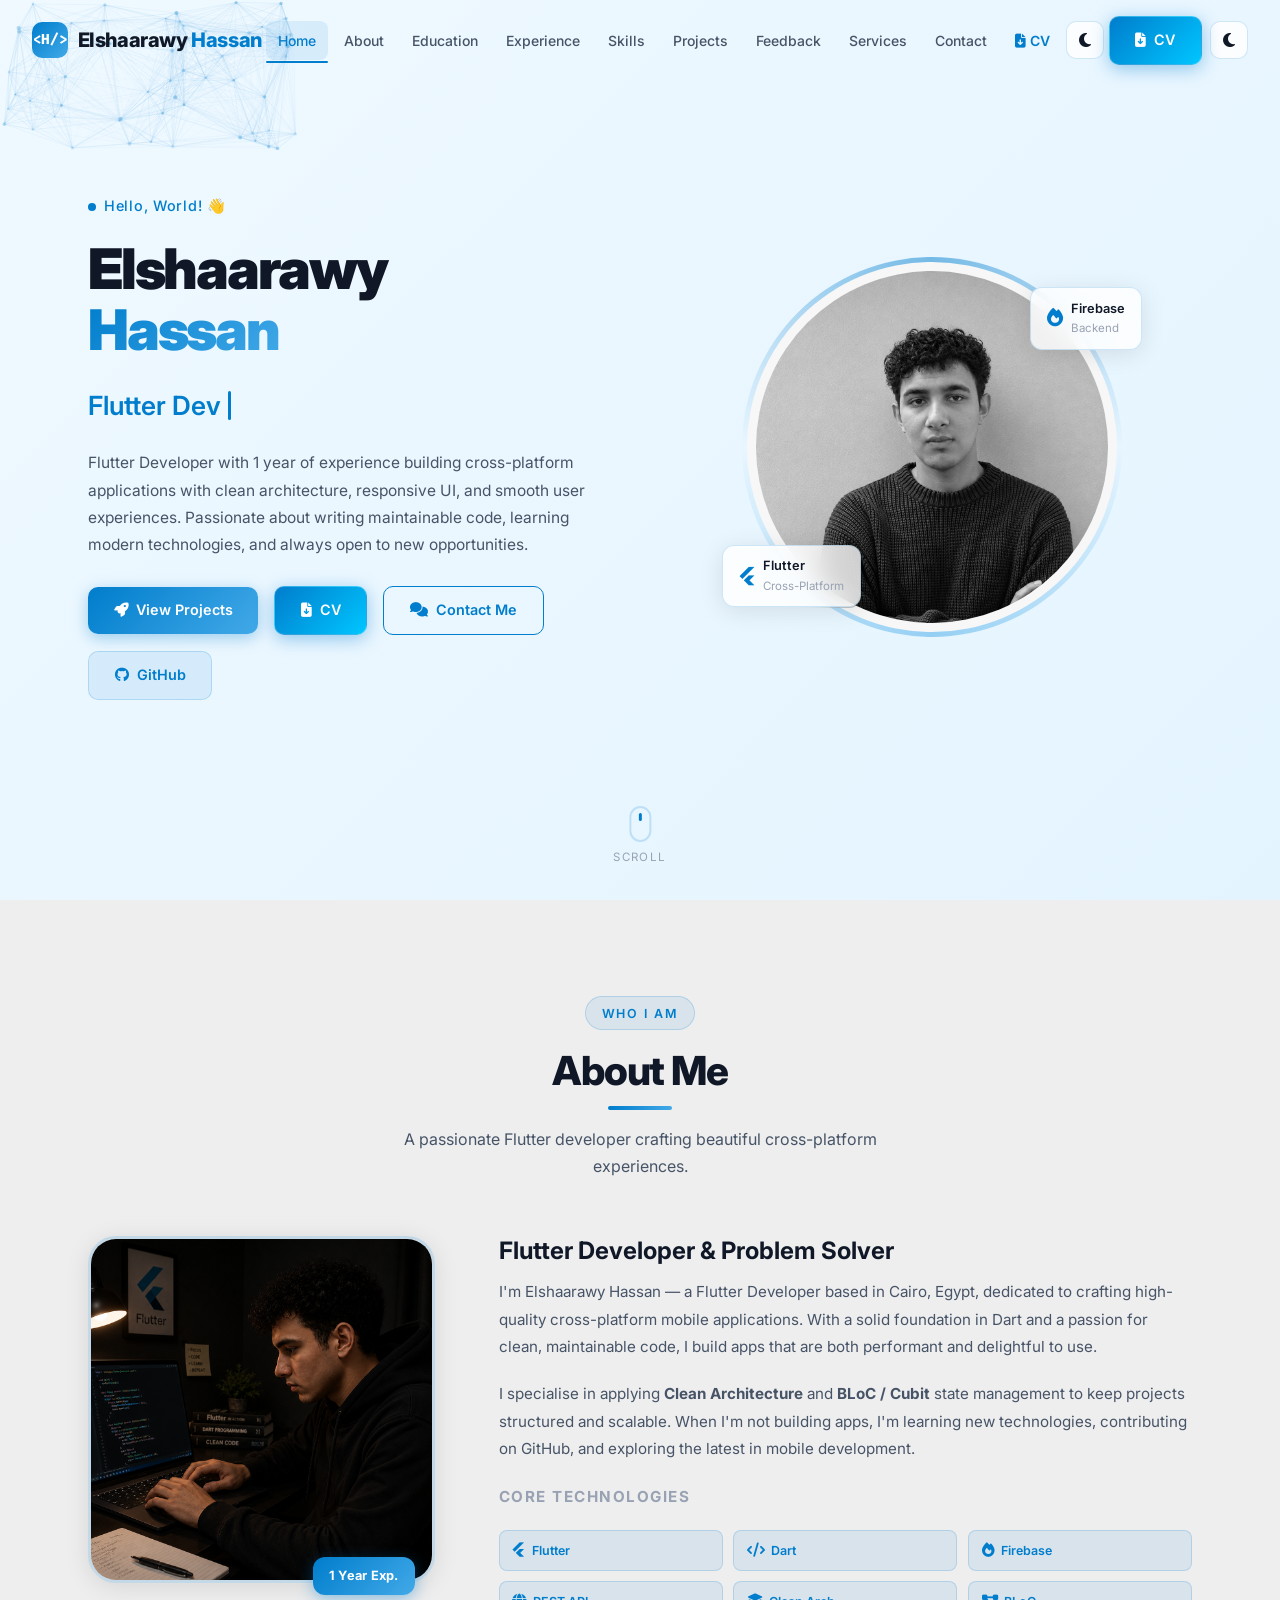
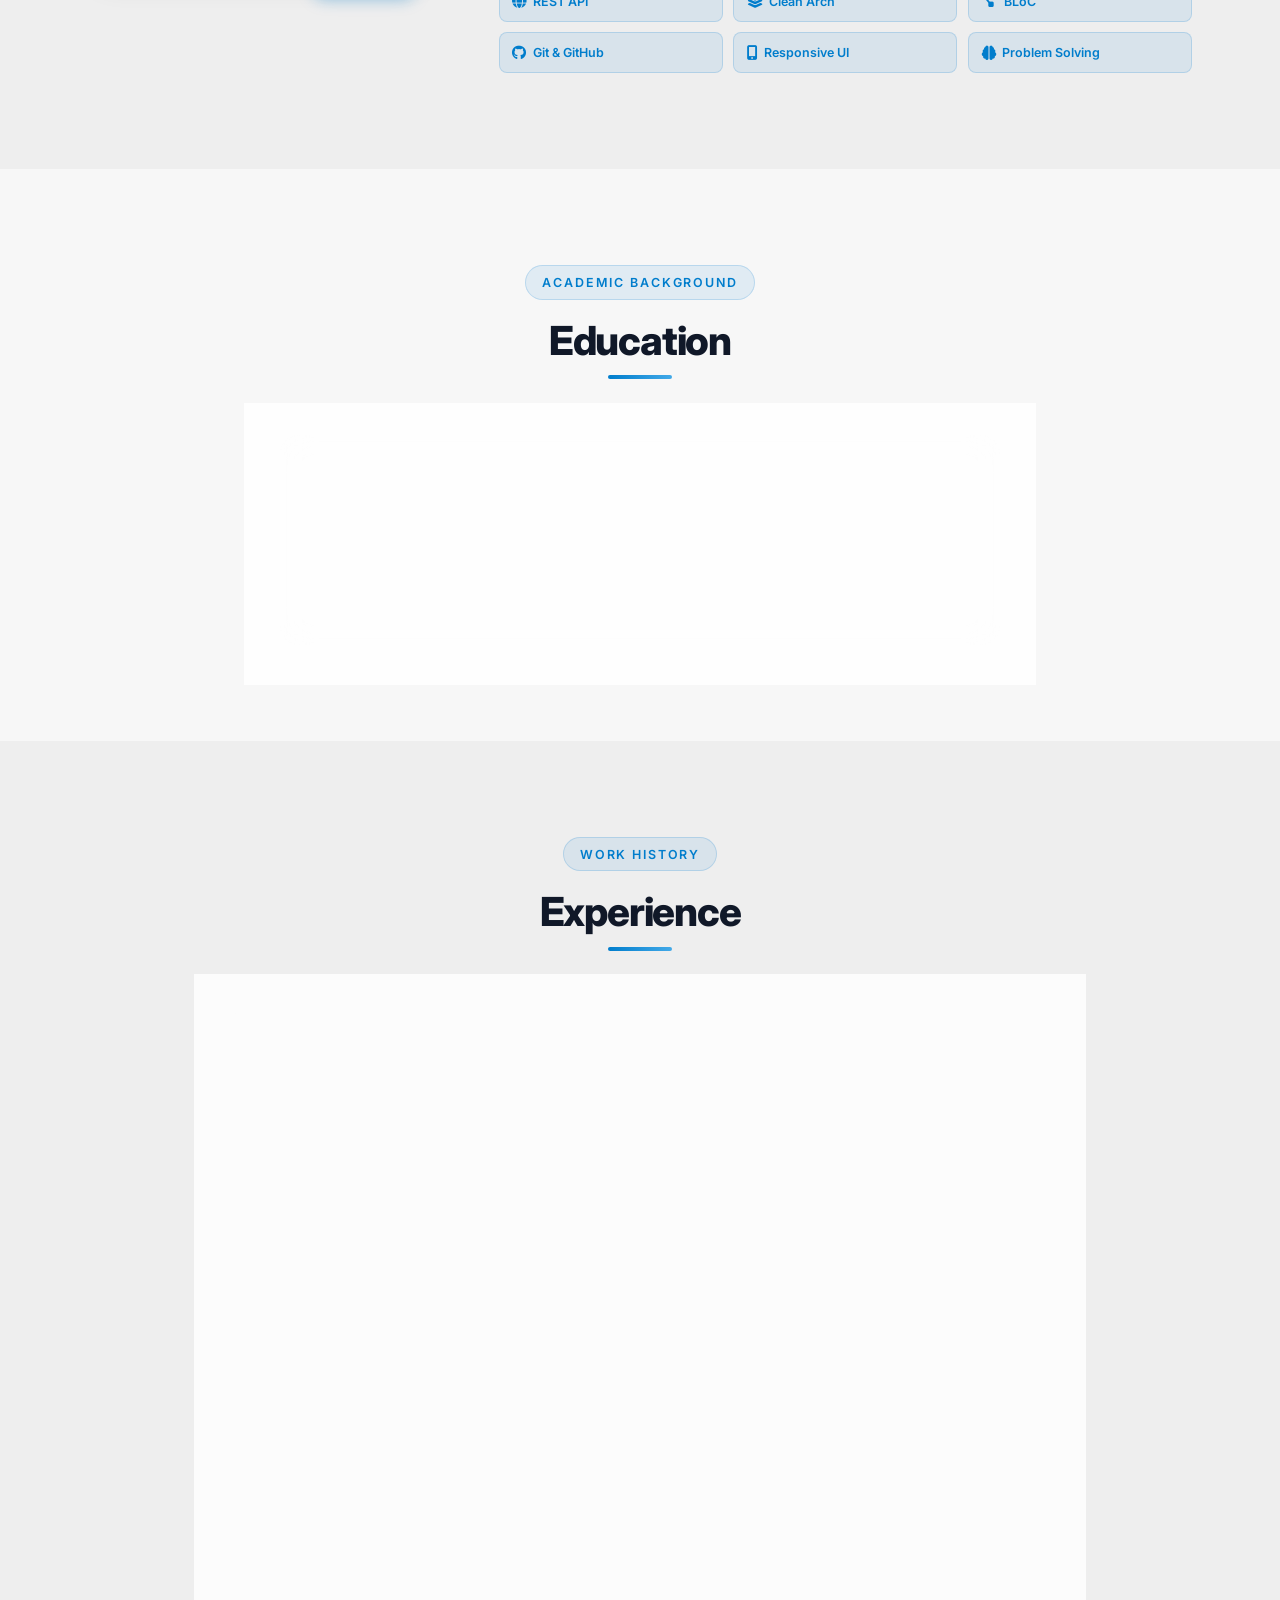
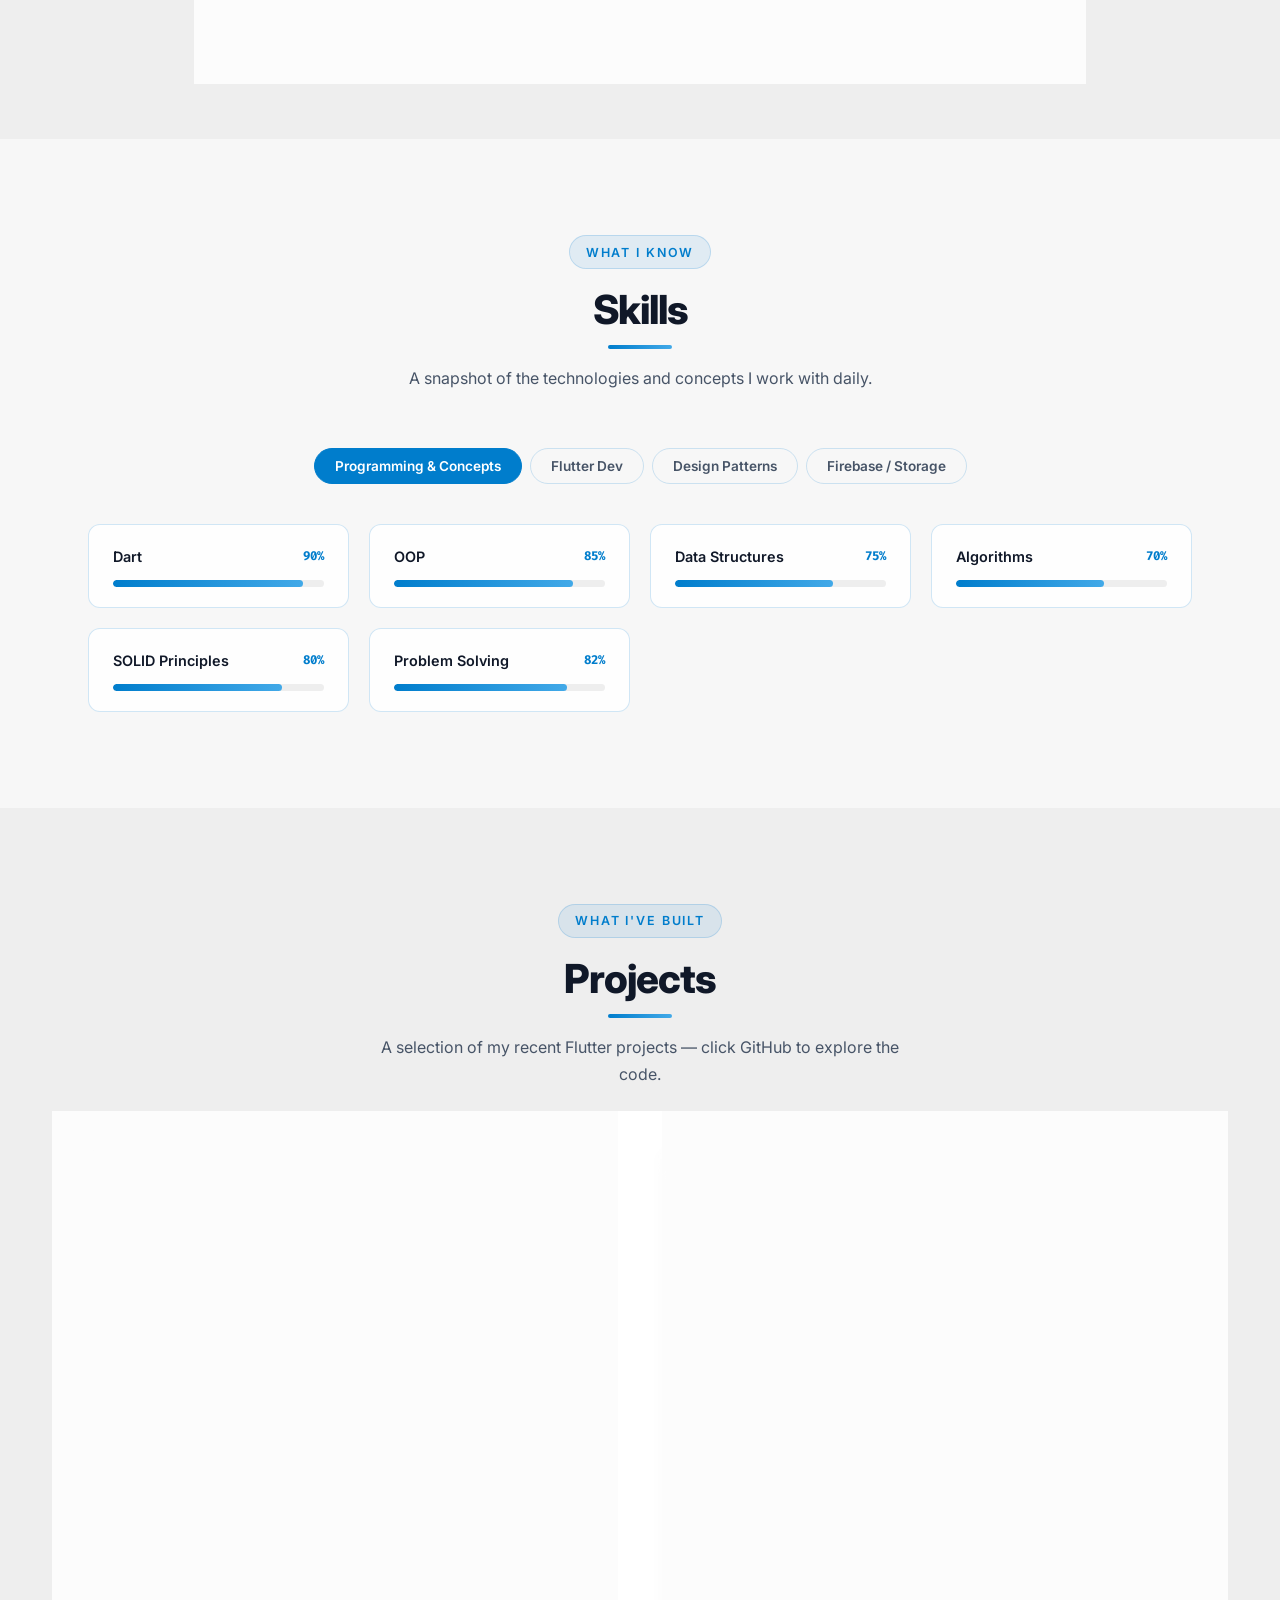
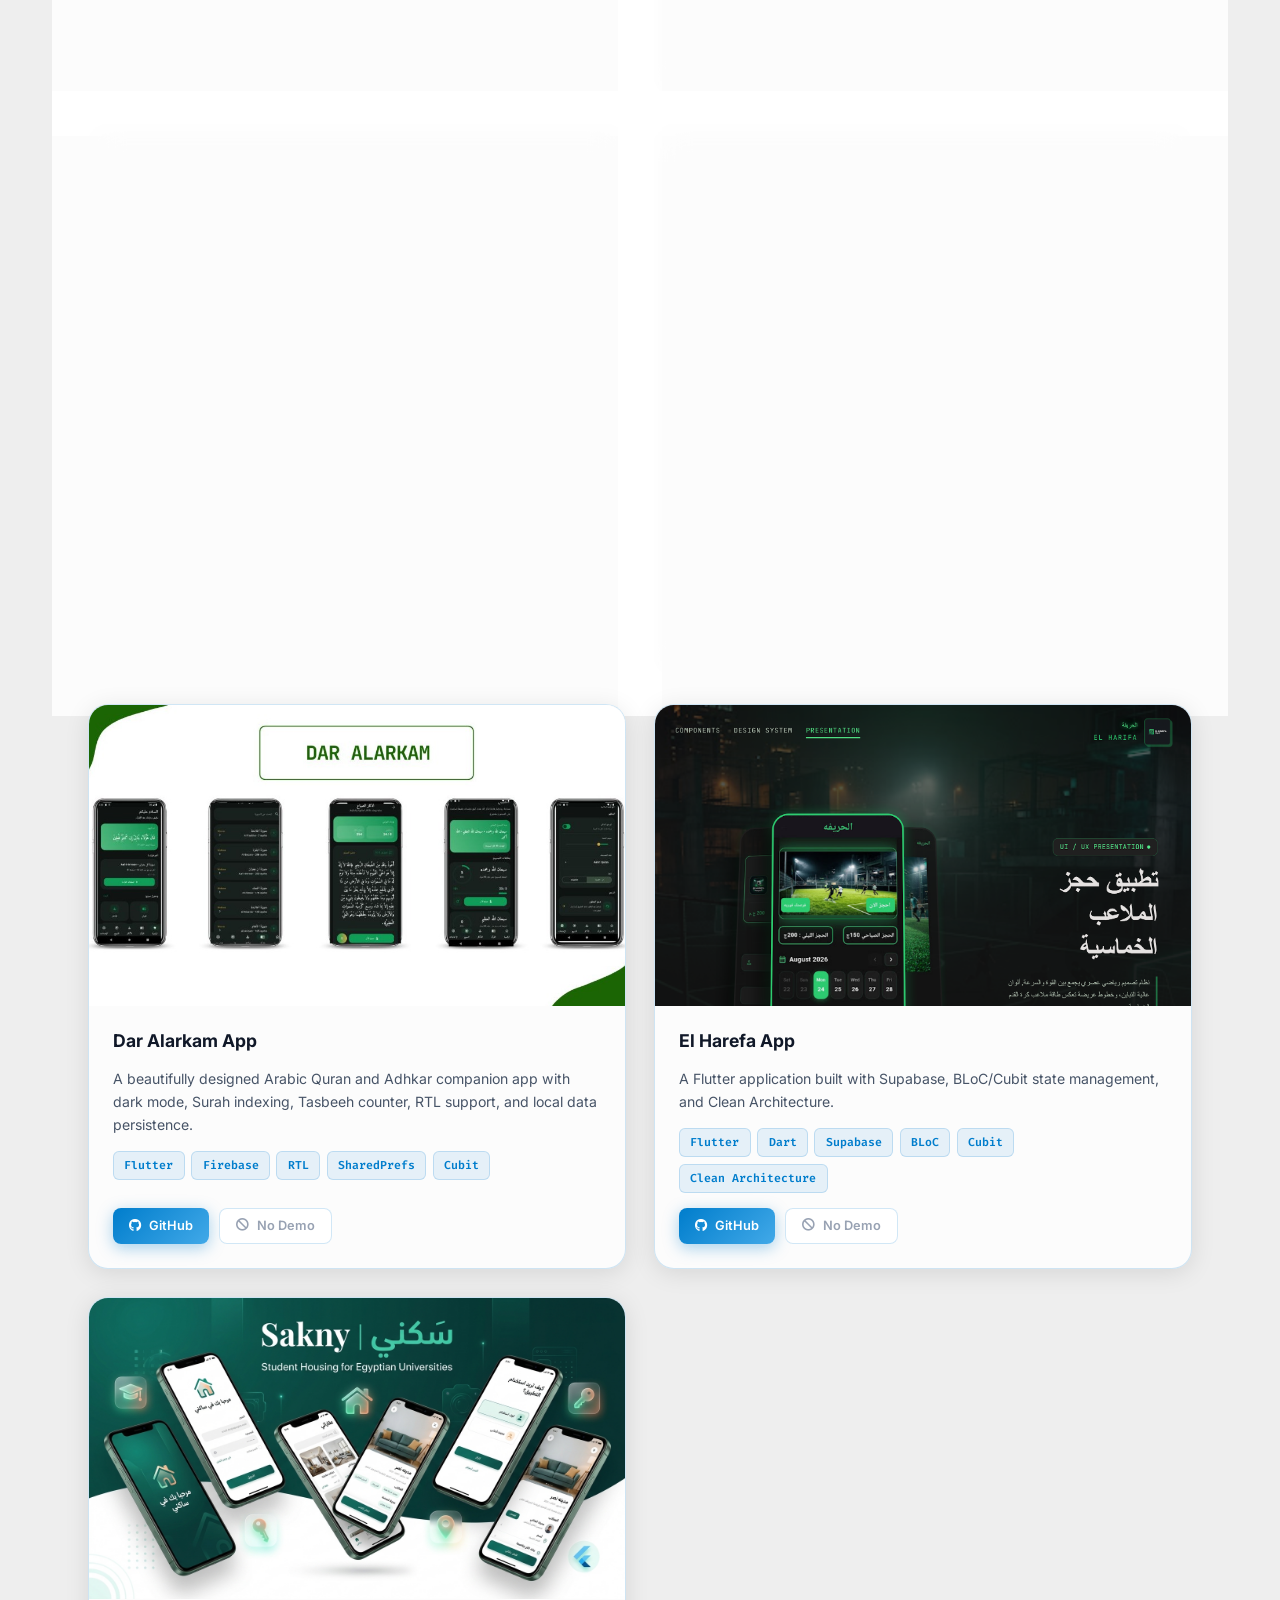
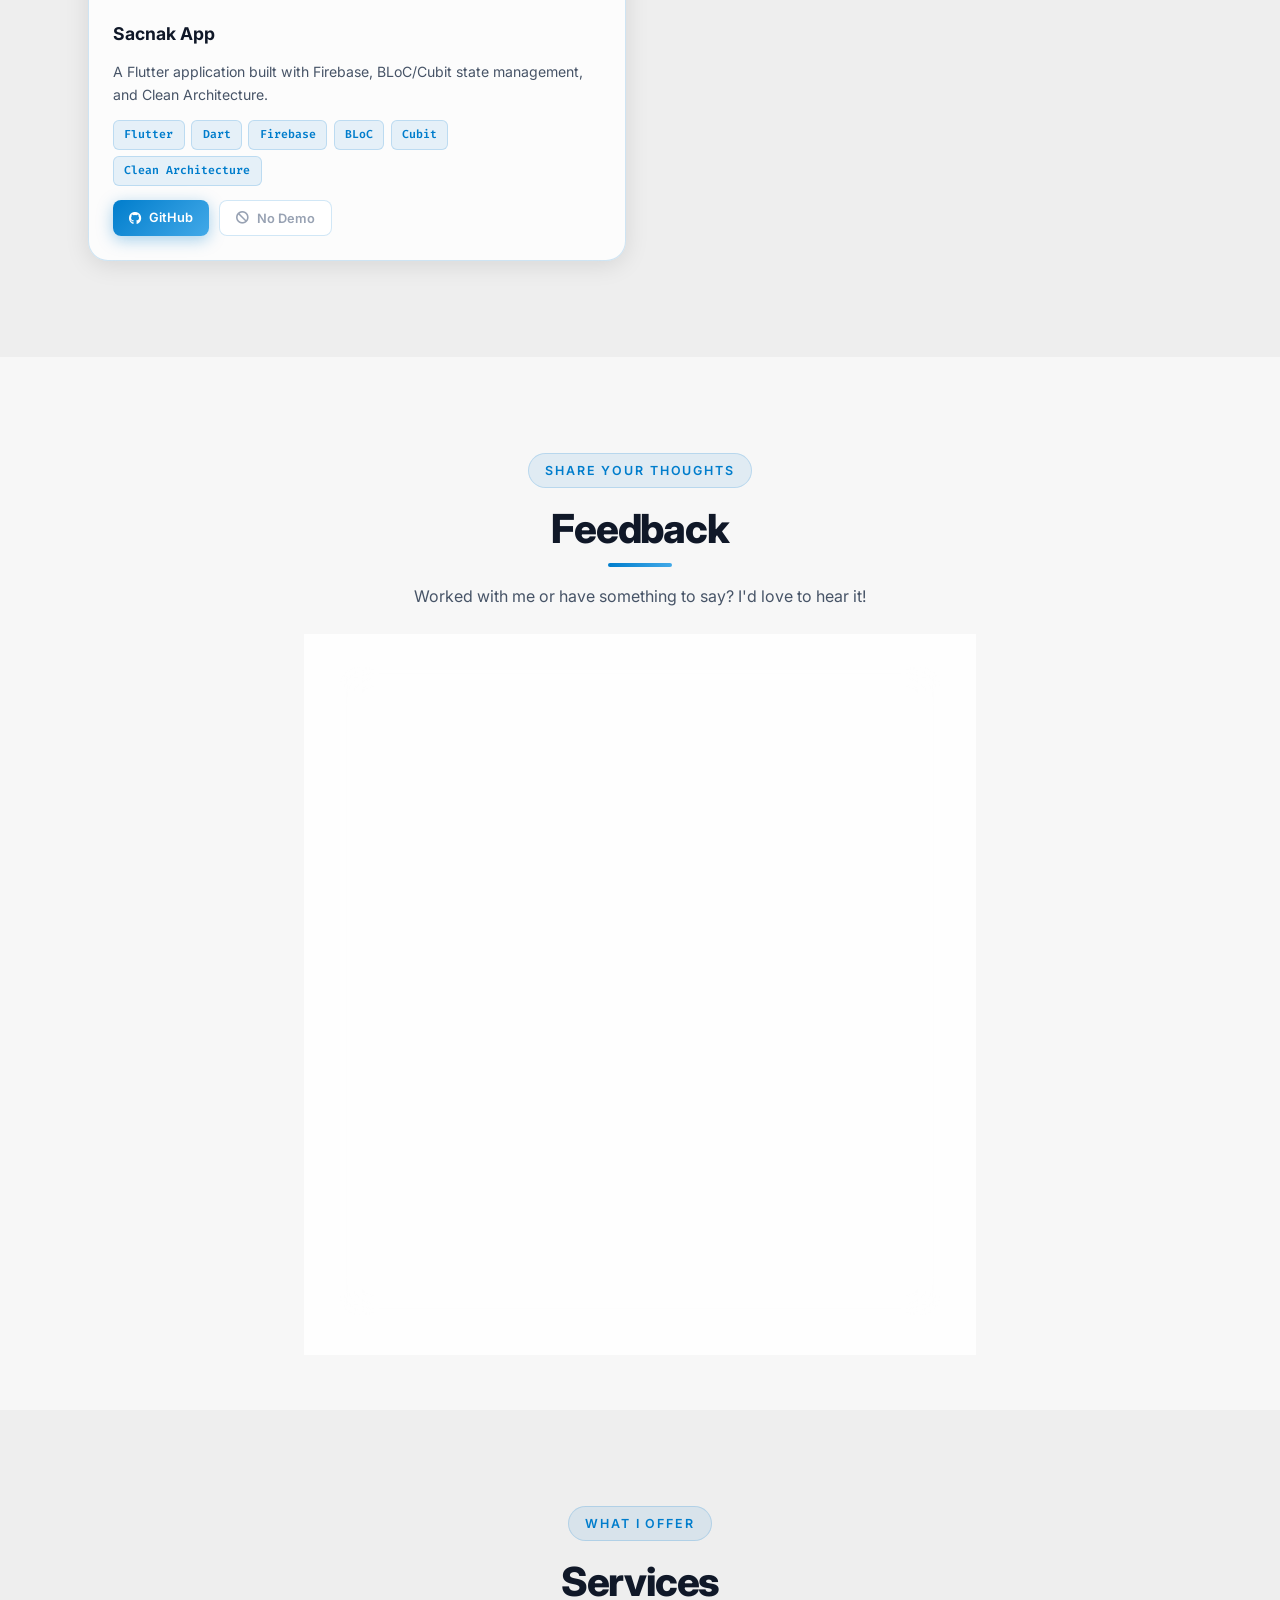
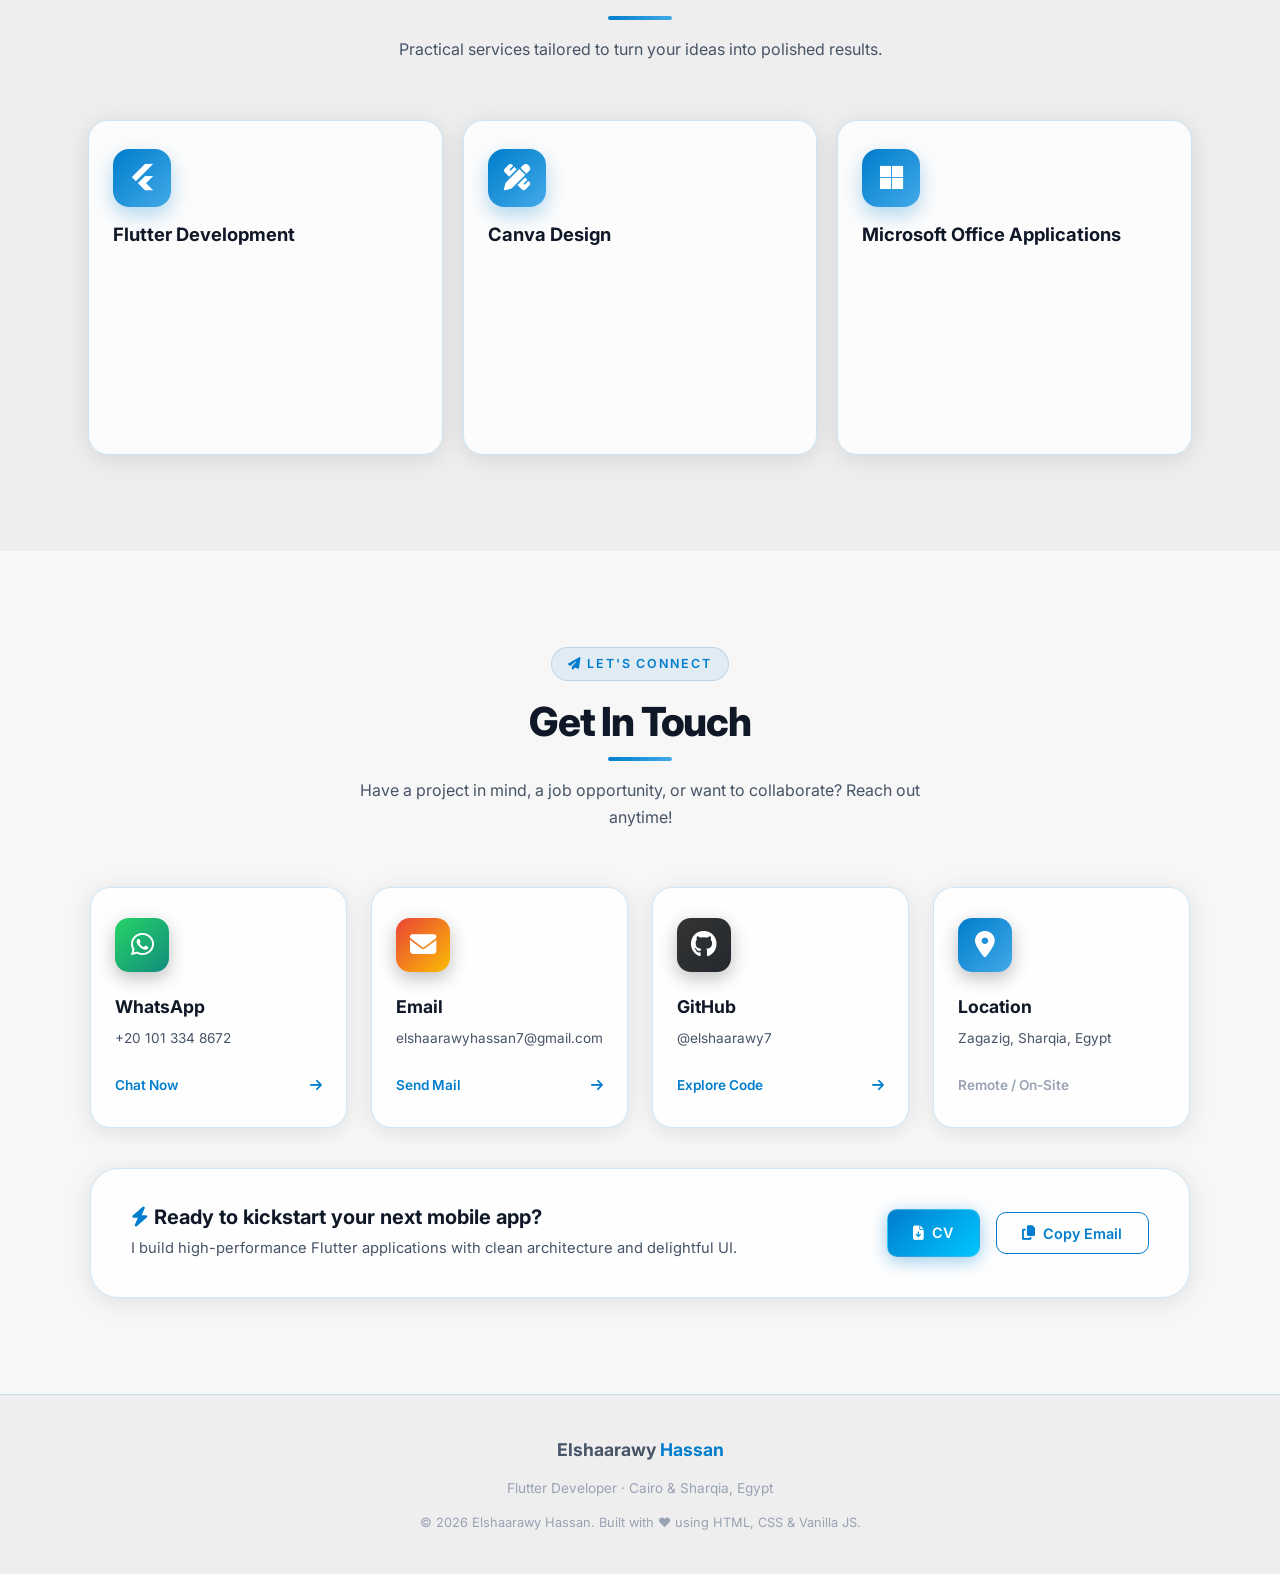
<file: index.html>
<!DOCTYPE html>
<html lang="en" dir="ltr">
<head>
  <!-- ═══════════════════════════════════════════════════════
       META & SEO
       ═══════════════════════════════════════════════════════ -->
  <meta charset="UTF-8" />
  <meta name="viewport" content="width=device-width, initial-scale=1.0" />
  <meta http-equiv="X-UA-Compatible" content="IE=edge" />

  <!-- Primary SEO -->
  <title>Elshaarawy Hassan — Flutter Developer Portfolio</title>
  <meta name="description" content="Elshaarawy Hassan is a Flutter Developer with 1 year of experience building cross-platform apps using Clean Architecture, BLoC, Firebase, and REST APIs." />
  <meta name="keywords" content="Flutter Developer, Dart, Firebase, Mobile App Development, BLoC, Clean Architecture, Cross-Platform, Elshaarawy Hassan" />
  <meta name="author" content="Elshaarawy Hassan" />
  <meta name="robots" content="index, follow" />
  <link rel="canonical" href="https://elshaarawy7.github.io/" />

  <!-- Open Graph -->
  <meta property="og:type"        content="website" />
  <meta property="og:title"       content="Elshaarawy Hassan — Flutter Developer" />
  <meta property="og:description" content="Cross-platform mobile developer specialising in Flutter, Dart, Firebase, BLoC, and Clean Architecture." />
  <meta property="og:url"         content="https://elshaarawy7.github.io/" />
  <meta property="og:image"       content="assets/images/profile-placeholder.png" />
  <meta property="og:site_name"   content="Elshaarawy Hassan Portfolio" />

  <!-- Twitter Card -->
  <meta name="twitter:card"        content="summary_large_image" />
  <meta name="twitter:title"       content="Elshaarawy Hassan — Flutter Developer" />
  <meta name="twitter:description" content="Cross-platform mobile developer specialising in Flutter, Dart, Firebase, BLoC, and Clean Architecture." />
  <meta name="twitter:image"       content="assets/images/profile-placeholder.png" />

  <!-- Favicon -->
  <link rel="icon" type="image/png" sizes="32x32" href="assets/images/favicon.png" />
  <link rel="apple-touch-icon" href="assets/images/favicon.png" />

  <!-- ═══════════════════════════════════════════════════════
       THEME (inline script — prevents FOUC)
       ═══════════════════════════════════════════════════════ -->
  <script>
    (function() {
      var saved = localStorage.getItem('portfolio-theme');
      var prefersDark = window.matchMedia && window.matchMedia('(prefers-color-scheme: dark)').matches;
      var theme = saved || (prefersDark ? 'dark' : 'light');
      if (theme === 'light') document.documentElement.setAttribute('data-theme', 'light');
    })();
  </script>

  <!-- ═══════════════════════════════════════════════════════
       STYLES
       ═══════════════════════════════════════════════════════ -->
  <link rel="preconnect" href="https://fonts.googleapis.com" />
  <link rel="preconnect" href="https://fonts.gstatic.com" crossorigin />
  <link rel="stylesheet" href="https://cdnjs.cloudflare.com/ajax/libs/font-awesome/6.7.2/css/all.min.css" referrerpolicy="no-referrer" />
  <link rel="stylesheet" href="styles/style.css" />
  <link rel="stylesheet" href="styles/animations.css" />
  <link rel="stylesheet" href="styles/responsive.css" />
</head>

<body>

<!-- ── Skip Link (Accessibility) ───────────────────────── -->
<a class="skip-link" href="#main-content">Skip to main content</a>

<!-- ═══════════════════════════════════════════════════════
     LOADING SCREEN
     ═══════════════════════════════════════════════════════ -->
<div id="loading-screen" aria-hidden="true" role="status">
  <div class="loader-ring"></div>
  <span class="loader-text">Loading…</span>
</div>

<!-- ═══════════════════════════════════════════════════════
     NAVBAR
     ═══════════════════════════════════════════════════════ -->
<header id="navbar" class="navbar" role="banner">
  <div class="container" style="display:flex;align-items:center;justify-content:space-between;width:100%;max-width:100%;padding:0;">

    <!-- Logo -->
    <a href="#home" class="nav-logo" aria-label="Elshaarawy Hassan — Back to top">
      <div class="nav-logo-icon" aria-hidden="true">&lt;H/&gt;</div>
      <span class="nav-logo-text">Elshaarawy <span>Hassan</span></span>
    </a>

    <!-- Navigation Menu -->
    <nav id="nav-menu" class="nav-menu" role="navigation" aria-label="Main navigation">
      <a href="#home"       class="nav-link" aria-current="page">Home</a>
      <a href="#about"      class="nav-link">About</a>
      <a href="#education"  class="nav-link">Education</a>
      <a href="#experience" class="nav-link">Experience</a>
      <a href="#skills"     class="nav-link">Skills</a>
      <a href="#projects"   class="nav-link">Projects</a>
      <a href="#feedback"   class="nav-link">Feedback</a>
      <a href="#services"   class="nav-link">Services</a>
      <a href="#contact"    class="nav-link">Contact</a>

      <!-- CV Link in Mobile Menu -->
      <a
        href="assets/Elshaarawy%20Hassan_cv.pdf"
        download="Elshaarawy Hassan_cv.pdf"
        class="nav-link"
        aria-label="CV"
        style="color: var(--accent); font-weight: 600;"
      ><i class="fa-solid fa-file-arrow-down" aria-hidden="true"></i> CV</a>

      <!-- Theme toggle inside menu for mobile -->
      <button
        class="nav-theme-btn"
        data-theme-toggle
        aria-label="Switch to light mode"
        title="Toggle theme"
      ><i class="fa-solid fa-sun" aria-hidden="true"></i></button>
    </nav>

    <!-- Right controls (desktop CV btn + theme btn + hamburger) -->
    <div style="display:flex;align-items:center;gap:0.5rem;">
      <a
        href="assets/Elshaarawy%20Hassan_cv.pdf"
        download="Elshaarawy Hassan_cv.pdf"
        class="btn btn-primary btn-cv nav-cv-btn"
        aria-label="CV (PDF)"
      >
        <i class="fa-solid fa-file-arrow-down" aria-hidden="true"></i> CV
      </a>

      <button
        class="nav-theme-btn"
        data-theme-toggle
        aria-label="Toggle color theme"
        title="Toggle dark/light mode"
      ><i class="fa-solid fa-sun" aria-hidden="true"></i></button>

      <button
        id="hamburger"
        class="hamburger"
        aria-label="Open navigation menu"
        aria-expanded="false"
        aria-controls="nav-menu"
      >
        <span class="hamburger-bar"></span>
        <span class="hamburger-bar"></span>
        <span class="hamburger-bar"></span>
      </button>
    </div>
  </div>

  <!-- Mobile overlay -->
  <div id="nav-overlay" class="nav-menu-overlay" aria-hidden="true"></div>
</header>

<!-- ═══════════════════════════════════════════════════════
     MAIN CONTENT
     ═══════════════════════════════════════════════════════ -->
<main id="main-content">

  <!-- ────────────────────────────────────────────────────
       1. HOME / HERO
       ──────────────────────────────────────────────────── -->
  <section id="home" aria-labelledby="hero-name">
    <!-- Animated particle canvas -->
    <canvas id="particle-canvas" aria-hidden="true"></canvas>

    <div class="container">
      <div class="hero-grid">

        <!-- Left: Text content -->
        <div class="hero-content" role="region" aria-label="Introduction">
          <span class="hero-greeting">
            <span class="hero-greeting-dot" aria-hidden="true"></span>
            Hello, World! 👋
          </span>

          <h1 class="hero-name" id="hero-name">
            Elshaarawy<br /><span>Hassan</span>
          </h1>

          <p class="hero-title" aria-live="polite" aria-atomic="true">
            <span id="typing-text" class="typing-text" aria-label="Flutter Dev"></span>
            <span class="typing-cursor" aria-hidden="true"></span>
          </p>

          <p class="hero-bio">
            Flutter Developer with 1 year of experience building cross-platform
            applications with clean architecture, responsive UI, and smooth user
            experiences. Passionate about writing maintainable code, learning
            modern technologies, and always open to new opportunities.
          </p>

          <div class="hero-cta-group">
            <a href="#projects" class="btn btn-primary">
              <i class="fa-solid fa-rocket" aria-hidden="true"></i> View Projects
            </a>
            <a
              href="assets/Elshaarawy%20Hassan_cv.pdf"
              download="Elshaarawy Hassan_cv.pdf"
              class="btn btn-primary btn-cv"
              aria-label="CV (PDF)"
            >
              <i class="fa-solid fa-file-arrow-down" aria-hidden="true"></i> CV
            </a>
            <a href="#contact" class="btn btn-outline">
              <i class="fa-solid fa-comments" aria-hidden="true"></i> Contact Me
            </a>
            <a
              href="https://github.com/elshaarawy7"
              target="_blank"
              rel="noopener noreferrer"
              class="btn btn-ghost"
              aria-label="GitHub profile (opens in new tab)"
            >
              <i class="fa-brands fa-github" aria-hidden="true"></i> GitHub
            </a>
          </div>
        </div>

        <!-- Right: Profile image -->
        <div class="hero-image-side">
          <div class="hero-image-wrapper float-anim" role="img" aria-label="Elshaarawy Hassan profile photo">
            <div class="hero-image-ring"       aria-hidden="true"></div>
            <div class="hero-image-ring-inner" aria-hidden="true"></div>
            <img
              src="assets/profile.png"
              alt="Elshaarawy Hassan — Flutter Developer"
              class="hero-profile-img"
              width="360"
              height="360"
              loading="eager"
            />

            <!-- Floating badges -->
            <div class="hero-badge hero-badge-1" aria-hidden="true">
              <i class="hero-badge-icon fa-brands fa-flutter" aria-hidden="true"></i>
              <div>
                <div>Flutter</div>
                <div class="hero-badge-label">Cross-Platform</div>
              </div>
            </div>

            <div class="hero-badge hero-badge-2" aria-hidden="true">
              <i class="hero-badge-icon fa-solid fa-fire" aria-hidden="true"></i>
              <div>
                <div>Firebase</div>
                <div class="hero-badge-label">Backend</div>
              </div>
            </div>
          </div>
        </div>

      </div><!-- /.hero-grid -->
    </div><!-- /.container -->

    <!-- Scroll hint -->
    <div class="scroll-indicator" aria-hidden="true">
      <div class="scroll-mouse"><div class="scroll-wheel"></div></div>
      <span>Scroll</span>
    </div>
  </section>

  <!-- ────────────────────────────────────────────────────
       2. ABOUT
       ──────────────────────────────────────────────────── -->
  <section id="about" aria-labelledby="about-title">
    <div class="container">

      <header class="section-header">
        <span class="section-label">Who I Am</span>
        <h2 class="section-title" id="about-title">About Me</h2>
        <p class="section-sub">A passionate Flutter developer crafting beautiful cross-platform experiences.</p>
      </header>

      <div class="about-grid reveal-group">

        <!-- Photo -->
        <div class="about-photo-wrapper reveal from-left">
          <img
            src="assets/images/about-workspace.png"
            alt="Elshaarawy Hassan working on a laptop"
            class="about-photo"
            loading="lazy"
            width="260"
            height="260"
          />
          <div class="about-photo-badge" aria-label="1 year experience">1 Year Exp.</div>
        </div>

        <!-- Text -->
        <div class="about-text reveal from-right">
          <h3>Flutter Developer &amp; Problem Solver</h3>
          <p>
            I'm Elshaarawy Hassan — a Flutter Developer based in Cairo, Egypt, dedicated to
            crafting high-quality cross-platform mobile applications. With a solid foundation
            in Dart and a passion for clean, maintainable code, I build apps that are both
            performant and delightful to use.
          </p>
          <p>
            I specialise in applying <strong>Clean Architecture</strong> and <strong>BLoC / Cubit</strong>
            state management to keep projects structured and scalable. When I'm not building apps,
            I'm learning new technologies, contributing on GitHub, and exploring the latest in
            mobile development.
          </p>

          <p class="highlights-label">Core Technologies</p>
          <div class="highlights-grid" role="list" aria-label="Core skills">
            <div class="highlight-chip" role="listitem"><i class="highlight-chip-icon fa-brands fa-flutter" aria-hidden="true"></i> Flutter</div>
            <div class="highlight-chip" role="listitem"><i class="highlight-chip-icon fa-solid fa-code" aria-hidden="true"></i> Dart</div>
            <div class="highlight-chip" role="listitem"><i class="highlight-chip-icon fa-solid fa-fire" aria-hidden="true"></i> Firebase</div>
            <div class="highlight-chip" role="listitem"><i class="highlight-chip-icon fa-solid fa-globe" aria-hidden="true"></i> REST API</div>
            <div class="highlight-chip" role="listitem"><i class="highlight-chip-icon fa-solid fa-layer-group" aria-hidden="true"></i> Clean Arch</div>
            <div class="highlight-chip" role="listitem"><i class="highlight-chip-icon fa-solid fa-diagram-project" aria-hidden="true"></i> BLoC</div>
            <div class="highlight-chip" role="listitem"><i class="highlight-chip-icon fa-brands fa-github" aria-hidden="true"></i> Git &amp; GitHub</div>
            <div class="highlight-chip" role="listitem"><i class="highlight-chip-icon fa-solid fa-mobile-screen-button" aria-hidden="true"></i> Responsive UI</div>
            <div class="highlight-chip" role="listitem"><i class="highlight-chip-icon fa-solid fa-brain" aria-hidden="true"></i> Problem Solving</div>
          </div>
        </div>

      </div><!-- /.about-grid -->
    </div>
  </section>

  <!-- ────────────────────────────────────────────────────
       3. EDUCATION
       ──────────────────────────────────────────────────── -->
  <section id="education" aria-labelledby="education-title">
    <div class="container">

      <header class="section-header">
        <span class="section-label">Academic Background</span>
        <h2 class="section-title" id="education-title">Education</h2>
      </header>

      <div class="reveal scale">
        <article class="edu-card glass-card" aria-label="Education — Computer Science, Alshrouk Academy">
          <div class="edu-header">
            <div class="edu-icon-wrap" aria-hidden="true"><i class="fa-solid fa-graduation-cap"></i></div>
            <div>
              <div class="edu-degree">Computer Science</div>
              <div class="edu-institution">Alshrouk Academy</div>
            </div>
          </div>

          <div class="edu-meta" role="list" aria-label="Education details">
            <div class="edu-meta-item" role="listitem">
              <i class="fa-solid fa-chart-line" aria-hidden="true"></i> GPA: 3.0 / 4.0
            </div>
            <div class="edu-meta-item" role="listitem">
              <i class="fa-solid fa-location-dot" aria-hidden="true"></i> Cairo, Egypt
            </div>
            <div class="edu-meta-item" role="listitem">
              <i class="fa-solid fa-school" aria-hidden="true"></i> Academy
            </div>
          </div>
        </article>
      </div>

    </div>
  </section>

  <!-- ────────────────────────────────────────────────────
       4. EXPERIENCE
       ──────────────────────────────────────────────────── -->
  <section id="experience" aria-labelledby="experience-title">
    <div class="container">

      <header class="section-header">
        <span class="section-label">Work History</span>
        <h2 class="section-title" id="experience-title">Experience</h2>
      </header>

      <div class="reveal scale">
        <article class="exp-card glass-card" aria-label="Flutter Developer — 1 Year experience">
          <div class="exp-header">
            <div class="exp-icon-wrap" aria-hidden="true"><i class="fa-solid fa-briefcase"></i></div>
            <div>
              <div class="exp-role">Flutter Developer</div>
              <div class="exp-duration">1 Year Experience</div>
            </div>
          </div>

          <p class="exp-responsibilities-label">Key Responsibilities</p>
          <ul class="exp-list" aria-label="Responsibilities list">
            <li class="exp-list-item">Build Flutter Applications for Android &amp; iOS platforms</li>
            <li class="exp-list-item">Implement Responsive UI following Material &amp; Cupertino design guidelines</li>
            <li class="exp-list-item">Consume REST APIs using Dio and handle data models with JSON serialization</li>
            <li class="exp-list-item">Firebase Authentication — email/password, social sign-in flows</li>
            <li class="exp-list-item">Firestore — real-time database integration, CRUD operations</li>
            <li class="exp-list-item">State Management using BLoC / Cubit patterns for scalable architecture</li>
            <li class="exp-list-item">Debugging, profiling, and performance optimisation</li>
            <li class="exp-list-item">Git collaboration — branching, PRs, code reviews, version control</li>
          </ul>

          <p class="exp-stack-label">Tech Stack</p>
          <div class="exp-stack" role="list" aria-label="Technologies used">
            <span class="exp-tag" role="listitem">Flutter</span>
            <span class="exp-tag" role="listitem">Dart</span>
            <span class="exp-tag" role="listitem">Firebase</span>
            <span class="exp-tag" role="listitem">Git</span>
            <span class="exp-tag" role="listitem">GitHub</span>
            <span class="exp-tag" role="listitem">REST API</span>
            <span class="exp-tag" role="listitem">Dio</span>
            <span class="exp-tag" role="listitem">Hive</span>
            <span class="exp-tag" role="listitem">SharedPreferences</span>
          </div>
        </article>
      </div>

    </div>
  </section>

  <!-- ────────────────────────────────────────────────────
       5. SKILLS
       ──────────────────────────────────────────────────── -->
  <section id="skills" aria-labelledby="skills-title">
    <div class="container">

      <header class="section-header">
        <span class="section-label">What I Know</span>
        <h2 class="section-title" id="skills-title">Skills</h2>
        <p class="section-sub">A snapshot of the technologies and concepts I work with daily.</p>
      </header>

      <!-- Tab Controls -->
      <div class="skills-tabs" role="tablist" aria-label="Skill categories">
        <button class="skill-tab active" role="tab" data-tab="programming" aria-selected="true"  aria-controls="panel-programming" id="tab-programming">Programming &amp; Concepts</button>
        <button class="skill-tab"        role="tab" data-tab="flutter"     aria-selected="false" aria-controls="panel-flutter"     id="tab-flutter"    >Flutter Dev</button>
        <button class="skill-tab"        role="tab" data-tab="patterns"    aria-selected="false" aria-controls="panel-patterns"    id="tab-patterns"   >Design Patterns</button>
        <button class="skill-tab"        role="tab" data-tab="firebase"    aria-selected="false" aria-controls="panel-firebase"    id="tab-firebase"   >Firebase / Storage</button>
      </div>

      <!-- Panel: Programming & Concepts -->
      <div id="panel-programming" class="skill-panel active" role="tabpanel" aria-labelledby="tab-programming" data-panel="programming">
        <div class="skills-grid reveal-group">
          <div class="skill-item reveal"><div class="skill-name-row"><span class="skill-name">Dart</span><span class="skill-pct">90%</span></div><div class="progress-bar"><div class="progress-bar-fill" data-width="90%"></div></div></div>
          <div class="skill-item reveal"><div class="skill-name-row"><span class="skill-name">OOP</span><span class="skill-pct">85%</span></div><div class="progress-bar"><div class="progress-bar-fill" data-width="85%"></div></div></div>
          <div class="skill-item reveal"><div class="skill-name-row"><span class="skill-name">Data Structures</span><span class="skill-pct">75%</span></div><div class="progress-bar"><div class="progress-bar-fill" data-width="75%"></div></div></div>
          <div class="skill-item reveal"><div class="skill-name-row"><span class="skill-name">Algorithms</span><span class="skill-pct">70%</span></div><div class="progress-bar"><div class="progress-bar-fill" data-width="70%"></div></div></div>
          <div class="skill-item reveal"><div class="skill-name-row"><span class="skill-name">SOLID Principles</span><span class="skill-pct">80%</span></div><div class="progress-bar"><div class="progress-bar-fill" data-width="80%"></div></div></div>
          <div class="skill-item reveal"><div class="skill-name-row"><span class="skill-name">Problem Solving</span><span class="skill-pct">82%</span></div><div class="progress-bar"><div class="progress-bar-fill" data-width="82%"></div></div></div>
        </div>
      </div>

      <!-- Panel: Flutter Development -->
      <div id="panel-flutter" class="skill-panel" role="tabpanel" aria-labelledby="tab-flutter" data-panel="flutter" hidden>
        <div class="skills-grid reveal-group">
          <div class="skill-item reveal"><div class="skill-name-row"><span class="skill-name">Flutter Framework</span><span class="skill-pct">88%</span></div><div class="progress-bar"><div class="progress-bar-fill" data-width="88%"></div></div></div>
          <div class="skill-item reveal"><div class="skill-name-row"><span class="skill-name">Widgets &amp; Layouts</span><span class="skill-pct">90%</span></div><div class="progress-bar"><div class="progress-bar-fill" data-width="90%"></div></div></div>
          <div class="skill-item reveal"><div class="skill-name-row"><span class="skill-name">Responsive Design</span><span class="skill-pct">85%</span></div><div class="progress-bar"><div class="progress-bar-fill" data-width="85%"></div></div></div>
          <div class="skill-item reveal"><div class="skill-name-row"><span class="skill-name">Animations</span><span class="skill-pct">75%</span></div><div class="progress-bar"><div class="progress-bar-fill" data-width="75%"></div></div></div>
          <div class="skill-item reveal"><div class="skill-name-row"><span class="skill-name">BLoC Pattern</span><span class="skill-pct">82%</span></div><div class="progress-bar"><div class="progress-bar-fill" data-width="82%"></div></div></div>
          <div class="skill-item reveal"><div class="skill-name-row"><span class="skill-name">Cubit</span><span class="skill-pct">85%</span></div><div class="progress-bar"><div class="progress-bar-fill" data-width="85%"></div></div></div>
          <div class="skill-item reveal"><div class="skill-name-row"><span class="skill-name">REST API Integration</span><span class="skill-pct">87%</span></div><div class="progress-bar"><div class="progress-bar-fill" data-width="87%"></div></div></div>
        </div>
      </div>

      <!-- Panel: Design Patterns -->
      <div id="panel-patterns" class="skill-panel" role="tabpanel" aria-labelledby="tab-patterns" data-panel="patterns" hidden>
        <div class="skills-grid reveal-group">
          <div class="skill-item reveal"><div class="skill-name-row"><span class="skill-name">Clean Architecture</span><span class="skill-pct">82%</span></div><div class="progress-bar"><div class="progress-bar-fill" data-width="82%"></div></div></div>
          <div class="skill-item reveal"><div class="skill-name-row"><span class="skill-name">Repository Pattern</span><span class="skill-pct">80%</span></div><div class="progress-bar"><div class="progress-bar-fill" data-width="80%"></div></div></div>
          <div class="skill-item reveal"><div class="skill-name-row"><span class="skill-name">MVVM Concepts</span><span class="skill-pct">75%</span></div><div class="progress-bar"><div class="progress-bar-fill" data-width="75%"></div></div></div>
          <div class="skill-item reveal"><div class="skill-name-row"><span class="skill-name">Dependency Injection</span><span class="skill-pct">78%</span></div><div class="progress-bar"><div class="progress-bar-fill" data-width="78%"></div></div></div>
        </div>
      </div>

      <!-- Panel: Firebase / Storage -->
      <div id="panel-firebase" class="skill-panel" role="tabpanel" aria-labelledby="tab-firebase" data-panel="firebase" hidden>
        <div class="skills-grid reveal-group">
          <div class="skill-item reveal"><div class="skill-name-row"><span class="skill-name">Firebase Auth</span><span class="skill-pct">88%</span></div><div class="progress-bar"><div class="progress-bar-fill" data-width="88%"></div></div></div>
          <div class="skill-item reveal"><div class="skill-name-row"><span class="skill-name">Firestore</span><span class="skill-pct">85%</span></div><div class="progress-bar"><div class="progress-bar-fill" data-width="85%"></div></div></div>
          <div class="skill-item reveal"><div class="skill-name-row"><span class="skill-name">Firebase Storage</span><span class="skill-pct">80%</span></div><div class="progress-bar"><div class="progress-bar-fill" data-width="80%"></div></div></div>
          <div class="skill-item reveal"><div class="skill-name-row"><span class="skill-name">Hive (Local DB)</span><span class="skill-pct">82%</span></div><div class="progress-bar"><div class="progress-bar-fill" data-width="82%"></div></div></div>
          <div class="skill-item reveal"><div class="skill-name-row"><span class="skill-name">SharedPreferences</span><span class="skill-pct">90%</span></div><div class="progress-bar"><div class="progress-bar-fill" data-width="90%"></div></div></div>
        </div>
      </div>

    </div>
  </section>

  <!-- ────────────────────────────────────────────────────
       6. PROJECTS
       ──────────────────────────────────────────────────── -->
  <section id="projects" aria-labelledby="projects-title">
    <div class="container">

      <header class="section-header">
        <span class="section-label">What I've Built</span>
        <h2 class="section-title" id="projects-title">Projects</h2>
        <p class="section-sub">A selection of my recent Flutter projects — click GitHub to explore the code.</p>
      </header>

      <div class="projects-grid reveal-group">

        <!-- Project 1: Foodgo App (NEW) -->
        <article class="project-card reveal" aria-label="Project: Foodgo e-commerce food ordering app">
          <div class="project-card-image-wrap">
            <img
              src="assets/images/foodgo-cover.png"
              alt="Screenshot of Foodgo App UI - food ordering e-commerce"
              class="project-card-image"
              loading="lazy"
              width="1200"
              height="630"
            />
            <div class="project-card-overlay" aria-hidden="true"></div>
          </div>
          <div class="project-card-body">
            <h3 class="project-card-name">Foodgo App</h3>
            <p class="project-card-desc">
              A modern food ordering e-commerce app with product catalog, cart, order summary,
              secure checkout, and user profile — built on Clean Architecture with Supabase backend
              and BLoC/Cubit state management.
            </p>
            <div class="project-card-tags" role="list" aria-label="Technologies">
              <span class="project-tag" role="listitem">Flutter</span>
              <span class="project-tag" role="listitem">Dart</span>
              <span class="project-tag" role="listitem">Supabase</span>
              <span class="project-tag" role="listitem">BLoC</span>
              <span class="project-tag" role="listitem">Cubit</span>
              <span class="project-tag" role="listitem">Clean Arch</span>
            </div>
            <div class="project-card-actions">
              <a
                href="https://github.com/elshaarawy7/hangry_app3-main.git"
                target="_blank"
                rel="noopener noreferrer"
                class="btn btn-primary btn-sm"
                aria-label="View Foodgo App on GitHub (opens in new tab)"
              ><i class="fa-brands fa-github" aria-hidden="true"></i> GitHub</a>
              <button class="btn btn-disabled btn-sm" disabled aria-label="Live demo not available"><i class="fa-solid fa-ban" aria-hidden="true"></i> No Demo</button>
            </div>
          </div>
        </article>

        <!-- Project 2: E-Commerce / Restaurant App -->
        <article class="project-card reveal" aria-label="Project: E-Commerce Restaurant App">
          <div class="project-card-image-wrap">
            <img
              src="assets/images/ecommerce-cover.jpg"
              alt="Screenshot of E-Commerce App UI"
              class="project-card-image"
              loading="lazy"
              width="600"
              height="200"
            />
            <div class="project-card-overlay" aria-hidden="true"></div>
          </div>
          <div class="project-card-body">
            <h3 class="project-card-name">E-Commerce App</h3>
            <p class="project-card-desc">
              A fully-featured restaurant ordering app with product listings, cart management,
              Firebase Authentication, and Firestore real-time database integration.
            </p>
            <div class="project-card-tags" role="list" aria-label="Technologies">
              <span class="project-tag" role="listitem">Flutter</span>
              <span class="project-tag" role="listitem">Firebase</span>
              <span class="project-tag" role="listitem">BLoC</span>
              <span class="project-tag" role="listitem">REST API</span>
              <span class="project-tag" role="listitem">Dio</span>
            </div>
            <div class="project-card-actions">
              <a
                href="https://github.com/elshaarawy7/restaurant-app.git"
                target="_blank"
                rel="noopener noreferrer"
                class="btn btn-primary btn-sm"
                aria-label="View E-Commerce App on GitHub (opens in new tab)"
              ><i class="fa-brands fa-github" aria-hidden="true"></i> GitHub</a>
              <button class="btn btn-disabled btn-sm" disabled aria-label="Live demo not available"><i class="fa-solid fa-ban" aria-hidden="true"></i> No Demo</button>
            </div>
          </div>
        </article>

        <!-- Project 3: Makzen Pro -->
        <article class="project-card reveal" aria-label="Project: Makzen Pro warehouse management app">
          <div class="project-card-image-wrap">
            <img
              src="assets/images/makzan-pro.png"
              alt="Screenshot of Makzen Pro inventory management app UI"
              class="project-card-image"
              loading="lazy"
              width="600"
              height="300"
            />
            <div class="project-card-overlay" aria-hidden="true"></div>
          </div>
          <div class="project-card-body">
            <h3 class="project-card-name">Makzen Pro</h3>
            <p class="project-card-desc">
              A professional warehouse and inventory management application. Supports product
              tracking, stock management, profit calculation, and low-stock alerts using Clean Architecture.
            </p>
            <div class="project-card-tags" role="list" aria-label="Technologies">
              <span class="project-tag" role="listitem">Flutter</span>
              <span class="project-tag" role="listitem">Dart</span>
              <span class="project-tag" role="listitem">Firestore</span>
              <span class="project-tag" role="listitem">Clean Arch</span>
              <span class="project-tag" role="listitem">Cubit</span>
            </div>
            <div class="project-card-actions">
              <a
                href="https://github.com/elshaarawy7/MakhzanPro.git"
                target="_blank"
                rel="noopener noreferrer"
                class="btn btn-primary btn-sm"
                aria-label="View Makzen Pro on GitHub (opens in new tab)"
              ><i class="fa-brands fa-github" aria-hidden="true"></i> GitHub</a>
              <button class="btn btn-disabled btn-sm" disabled aria-label="Live demo not available"><i class="fa-solid fa-ban" aria-hidden="true"></i> No Demo</button>
            </div>
          </div>
        </article>

        <!-- Project 4: Modrak App -->
        <article class="project-card reveal" aria-label="Project: Modrak educational platform app">
          <div class="project-card-image-wrap">
            <img
              src="assets/images/modrak-app.png"
              alt="Screenshot of Modrak Islamic educational platform app UI"
              class="project-card-image"
              loading="lazy"
              width="600"
              height="300"
            />
            <div class="project-card-overlay" aria-hidden="true"></div>
          </div>
          <div class="project-card-body">
            <h3 class="project-card-name">Modrak App</h3>
            <p class="project-card-desc">
              An Islamic history and educational platform Flutter app featuring structured historical eras,
              book listings, authentication, and REST API data fetching with Cubit.
            </p>
            <div class="project-card-tags" role="list" aria-label="Technologies">
              <span class="project-tag" role="listitem">Flutter</span>
              <span class="project-tag" role="listitem">Dio</span>
              <span class="project-tag" role="listitem">REST API</span>
              <span class="project-tag" role="listitem">Hive</span>
              <span class="project-tag" role="listitem">Cubit</span>
            </div>
            <div class="project-card-actions">
              <a
                href="https://github.com/elshaarawy7/mdark.git"
                target="_blank"
                rel="noopener noreferrer"
                class="btn btn-primary btn-sm"
                aria-label="View Modrak App on GitHub (opens in new tab)"
              ><i class="fa-brands fa-github" aria-hidden="true"></i> GitHub</a>
              <button class="btn btn-disabled btn-sm" disabled aria-label="Live demo not available"><i class="fa-solid fa-ban" aria-hidden="true"></i> No Demo</button>
            </div>
          </div>
        </article>

        <!-- Project 5: Dar Alarkam App -->
        <article class="project-card reveal" aria-label="Project: Dar Alarkam mobile app">
          <div class="project-card-image-wrap">
            <img
              src="assets/images/dar-alarkam.jpg"
              alt="Screenshot of Dar Alarkam Quran & Adhkar mobile app UI"
              class="project-card-image"
              loading="lazy"
              width="600"
              height="300"
            />
            <div class="project-card-overlay" aria-hidden="true"></div>
          </div>
          <div class="project-card-body">
            <h3 class="project-card-name">Dar Alarkam App</h3>
            <p class="project-card-desc">
              A beautifully designed Arabic Quran and Adhkar companion app with dark mode, Surah indexing,
              Tasbeeh counter, RTL support, and local data persistence.
            </p>
            <div class="project-card-tags" role="list" aria-label="Technologies">
              <span class="project-tag" role="listitem">Flutter</span>
              <span class="project-tag" role="listitem">Firebase</span>
              <span class="project-tag" role="listitem">RTL</span>
              <span class="project-tag" role="listitem">SharedPrefs</span>
              <span class="project-tag" role="listitem">Cubit</span>
            </div>
            <div class="project-card-actions">
              <a
                href="https://github.com/elshaarawy7/dar-Alarkam.git"
                target="_blank"
                rel="noopener noreferrer"
                class="btn btn-primary btn-sm"
                aria-label="View Dar Alarkam App on GitHub (opens in new tab)"
              ><i class="fa-brands fa-github" aria-hidden="true"></i> GitHub</a>
              <button class="btn btn-disabled btn-sm" disabled aria-label="Live demo not available"><i class="fa-solid fa-ban" aria-hidden="true"></i> No Demo</button>
            </div>
          </div>
        </article>

        <!-- Project 6: El Harefa App -->
        <article class="project-card reveal" aria-label="Project: El Harefa App">
          <div class="project-card-image-wrap">
            <img
              src="assets/images/elharefa.png"
              alt="El Harefa App project cover"
              class="project-card-image"
              loading="lazy"
              width="600"
              height="300"
            />
            <div class="project-card-overlay" aria-hidden="true"></div>
          </div>
          <div class="project-card-body">
            <h3 class="project-card-name">El Harefa App</h3>
            <p class="project-card-desc">
              A Flutter application built with Supabase, BLoC/Cubit state management,
              and Clean Architecture.
            </p>
            <div class="project-card-tags" role="list" aria-label="Technologies">
              <span class="project-tag" role="listitem">Flutter</span>
              <span class="project-tag" role="listitem">Dart</span>
              <span class="project-tag" role="listitem">Supabase</span>
              <span class="project-tag" role="listitem">BLoC</span>
              <span class="project-tag" role="listitem">Cubit</span>
              <span class="project-tag" role="listitem">Clean Architecture</span>
            </div>
            <div class="project-card-actions">
              <a
                href="https://github.com/elshaarawy7/El_Hrefa.git"
                target="_blank"
                rel="noopener noreferrer"
                class="btn btn-primary btn-sm"
                aria-label="View El Harefa App on GitHub (opens in new tab)"
              ><i class="fa-brands fa-github" aria-hidden="true"></i> GitHub</a>
              <button class="btn btn-disabled btn-sm" disabled aria-label="Live demo not available"><i class="fa-solid fa-ban" aria-hidden="true"></i> No Demo</button>
            </div>
          </div>
        </article>

        <!-- Project 7: Sacnak App -->
        <article class="project-card reveal" aria-label="Project: Sacnak App">
          <div class="project-card-image-wrap">
            <img
              src="assets/images/a_high_end_modern_3d_mobile_app_showcase_banner_and_presentation_cover_for.png"
              alt="Sacnak App project cover"
              class="project-card-image"
              loading="lazy"
              width="600"
              height="300"
            />
            <div class="project-card-overlay" aria-hidden="true"></div>
          </div>
          <div class="project-card-body">
            <h3 class="project-card-name">Sacnak App</h3>
            <p class="project-card-desc">
              A Flutter application built with Firebase, BLoC/Cubit state management,
              and Clean Architecture.
            </p>
            <div class="project-card-tags" role="list" aria-label="Technologies">
              <span class="project-tag" role="listitem">Flutter</span>
              <span class="project-tag" role="listitem">Dart</span>
              <span class="project-tag" role="listitem">Firebase</span>
              <span class="project-tag" role="listitem">BLoC</span>
              <span class="project-tag" role="listitem">Cubit</span>
              <span class="project-tag" role="listitem">Clean Architecture</span>
            </div>
            <div class="project-card-actions">
              <a
                href="https://github.com/elshaarawy7/Sacnak.git"
                target="_blank"
                rel="noopener noreferrer"
                class="btn btn-primary btn-sm"
                aria-label="View Sacnak App on GitHub (opens in new tab)"
              ><i class="fa-brands fa-github" aria-hidden="true"></i> GitHub</a>
              <button class="btn btn-disabled btn-sm" disabled aria-label="Live demo not available"><i class="fa-solid fa-ban" aria-hidden="true"></i> No Demo</button>
            </div>
          </div>
        </article>

      </div><!-- /.projects-grid -->
    </div>
  </section>

  <!-- ────────────────────────────────────────────────────
       7. FEEDBACK
       ──────────────────────────────────────────────────── -->
  <section id="feedback" aria-labelledby="feedback-title">
    <div class="container">

      <header class="section-header">
        <span class="section-label">Share Your Thoughts</span>
        <h2 class="section-title" id="feedback-title">Feedback</h2>
        <p class="section-sub">Worked with me or have something to say? I'd love to hear it!</p>
      </header>

      <div class="reveal scale">
        <div class="feedback-form glass-card">
          <form id="feedback-form" novalidate aria-label="Feedback submission form">

            <!-- Hidden rating value -->
            <input type="hidden" id="rating-value" name="rating" value="0" />

            <!-- Name -->
            <div class="feedback-form-group">
              <label class="feedback-label" for="feedback-name">Your Name (optional)</label>
              <input
                type="text"
                id="feedback-name"
                name="name"
                class="feedback-name-input"
                placeholder="e.g. Ahmed Mohamed"
                autocomplete="name"
              />
            </div>

            <!-- Star Rating -->
            <div class="feedback-form-group">
              <label class="feedback-label" id="stars-label">Overall Rating</label>
              <div class="stars-group" role="group" aria-labelledby="stars-label">
                <button type="button" class="star-btn" data-value="1" aria-label="1 star — Poor"><i class="fa-solid fa-star" aria-hidden="true"></i></button>
                <button type="button" class="star-btn" data-value="2" aria-label="2 stars — Fair"><i class="fa-solid fa-star" aria-hidden="true"></i></button>
                <button type="button" class="star-btn" data-value="3" aria-label="3 stars — Good"><i class="fa-solid fa-star" aria-hidden="true"></i></button>
                <button type="button" class="star-btn" data-value="4" aria-label="4 stars — Great"><i class="fa-solid fa-star" aria-hidden="true"></i></button>
                <button type="button" class="star-btn" data-value="5" aria-label="5 stars — Excellent"><i class="fa-solid fa-star" aria-hidden="true"></i></button>
              </div>
              <p id="stars-display-text" class="stars-display-text" aria-live="polite" aria-atomic="true"></p>
            </div>

            <!-- Satisfaction Slider -->
            <div class="feedback-form-group">
              <label class="feedback-label" for="satisfaction-slider">
                Satisfaction Level &mdash; <span id="slider-value-display">50%</span>
              </label>
              <input
                type="range"
                id="satisfaction-slider"
                name="satisfaction"
                class="feedback-slider"
                min="0"
                max="100"
                value="50"
                step="5"
                aria-valuemin="0"
                aria-valuemax="100"
                aria-valuenow="50"
                aria-label="Satisfaction level slider"
              />
              <div class="slider-labels" aria-hidden="true">
                <span>Not Satisfied</span>
                <span>Very Satisfied</span>
              </div>
            </div>

            <!-- Message -->
            <div class="feedback-form-group">
              <label class="feedback-label" for="feedback-message">Your Message <span aria-label="required">*</span></label>
              <textarea
                id="feedback-message"
                name="message"
                class="feedback-textarea"
                rows="5"
                placeholder="Share your experience or thoughts…"
                required
                aria-required="true"
              ></textarea>
            </div>

            <button type="submit" class="btn btn-primary feedback-submit-btn" id="feedback-submit-btn">
              <i class="fa-solid fa-paper-plane" aria-hidden="true"></i> Submit Feedback
            </button>
          </form>

          <!-- Success message (shown after submission) -->
          <div id="feedback-success" class="feedback-success" role="alert" aria-live="assertive">
            🎉 Thank you for your feedback! It means a lot.
          </div>
        </div>
      </div>

    </div>
  </section>

  <!-- ────────────────────────────────────────────────────
       8. SERVICES
       ──────────────────────────────────────────────────── -->
  <section id="services" aria-labelledby="services-title">
    <div class="container">

      <header class="section-header">
        <span class="section-label">What I Offer</span>
        <h2 class="section-title" id="services-title">Services</h2>
        <p class="section-sub">Practical services tailored to turn your ideas into polished results.</p>
      </header>

      <div class="services-grid reveal-group">

        <!-- Service 1: Flutter Development -->
        <article class="service-card reveal" aria-label="Service: Flutter Development">
          <div class="service-header">
            <div class="service-icon-wrap" aria-hidden="true"><i class="fa-brands fa-flutter"></i></div>
            <h3 class="service-title">Flutter Development</h3>
          </div>
          <div class="service-body" id="service-body-1">
            <p class="service-desc">
              End-to-end cross-platform mobile app development for Android &amp; iOS using Flutter
              and Dart, following clean architecture, BLoC state management, and modern UI patterns.
            </p>
            <ul class="service-features" aria-label="Flutter service features">
              <li class="service-feature"><span class="service-feature-icon" aria-hidden="true">✓</span> Cross-platform (Android &amp; iOS)</li>
              <li class="service-feature"><span class="service-feature-icon" aria-hidden="true">✓</span> Firebase backend integration</li>
              <li class="service-feature"><span class="service-feature-icon" aria-hidden="true">✓</span> REST API consumption</li>
              <li class="service-feature"><span class="service-feature-icon" aria-hidden="true">✓</span> Clean Architecture &amp; BLoC</li>
              <li class="service-feature"><span class="service-feature-icon" aria-hidden="true">✓</span> Responsive &amp; animated UI</li>
            </ul>
          </div>
        </article>

        <!-- Service 2: Canva Design -->
        <article class="service-card reveal" aria-label="Service: Canva Design">
          <div class="service-header">
            <div class="service-icon-wrap" aria-hidden="true"><i class="fa-solid fa-pen-ruler"></i></div>
            <h3 class="service-title">Canva Design</h3>
          </div>
          <div class="service-body" id="service-body-2">
            <p class="service-desc">
              Professional visual design using Canva — social media graphics, presentations,
              banners, business cards, and brand kits that communicate your message beautifully.
            </p>
            <ul class="service-features" aria-label="Canva design features">
              <li class="service-feature"><span class="service-feature-icon" aria-hidden="true">✓</span> Social media graphics &amp; posts</li>
              <li class="service-feature"><span class="service-feature-icon" aria-hidden="true">✓</span> Presentation slides (pitch decks)</li>
              <li class="service-feature"><span class="service-feature-icon" aria-hidden="true">✓</span> Banners &amp; thumbnails</li>
              <li class="service-feature"><span class="service-feature-icon" aria-hidden="true">✓</span> Brand kits &amp; logo design</li>
            </ul>
          </div>
        </article>

        <!-- Service 3: Microsoft Office -->
        <article class="service-card reveal" aria-label="Service: Microsoft Office Applications">
          <div class="service-header">
            <div class="service-icon-wrap" aria-hidden="true"><i class="fa-brands fa-microsoft"></i></div>
            <h3 class="service-title">Microsoft Office Applications</h3>
          </div>
          <div class="service-body" id="service-body-3">
            <p class="service-desc">
              Proficient use of the Microsoft Office suite for professional documentation,
              data organisation, and business productivity tasks.
            </p>
            <ul class="service-features" aria-label="Microsoft Office features">
              <li class="service-feature"><span class="service-feature-icon" aria-hidden="true">✓</span> Word — documents &amp; reports</li>
              <li class="service-feature"><span class="service-feature-icon" aria-hidden="true">✓</span> Excel — spreadsheets &amp; data</li>
              <li class="service-feature"><span class="service-feature-icon" aria-hidden="true">✓</span> PowerPoint — slide presentations</li>
              <li class="service-feature"><span class="service-feature-icon" aria-hidden="true">✓</span> Professional formatting &amp; templates</li>
            </ul>
          </div>
        </article>

      </div><!-- /.services-grid -->
    </div>
  </section>

  <!-- ────────────────────────────────────────────────────
       9. CONTACT
       ──────────────────────────────────────────────────── -->
  <section id="contact" aria-labelledby="contact-title">
    <div class="container">

      <header class="section-header text-center">
        <span class="section-label"><i class="fa-solid fa-paper-plane" aria-hidden="true"></i> Let's Connect</span>
        <h2 class="section-title" id="contact-title">Get In Touch</h2>
        <p class="section-sub">Have a project in mind, a job opportunity, or want to collaborate? Reach out anytime!</p>
      </header>

      <div class="contact-wrapper reveal-group">

        <!-- Direct Contact Cards Grid -->
        <div class="contact-grid">

          <!-- WhatsApp Card -->
          <a
            href="https://wa.me/201013348672"
            target="_blank"
            rel="noopener noreferrer"
            class="contact-card contact-card--whatsapp reveal"
            aria-label="Chat on WhatsApp (opens in new tab)"
          >
            <div class="contact-card-badge" aria-hidden="true">
              <i class="fa-brands fa-whatsapp"></i>
            </div>
            <div class="contact-card-content">
              <span class="contact-card-platform">WhatsApp</span>
              <span class="contact-card-detail">+20 101 334 8672</span>
            </div>
            <span class="contact-card-action">
              <span>Chat Now</span> <i class="fa-solid fa-arrow-right" aria-hidden="true"></i>
            </span>
          </a>

          <!-- Email Card -->
          <a
            href="mailto:elshaarawyhassan7@gmail.com"
            class="contact-card contact-card--email reveal"
            aria-label="Send email to Elshaarawy Hassan"
          >
            <div class="contact-card-badge" aria-hidden="true">
              <i class="fa-solid fa-envelope"></i>
            </div>
            <div class="contact-card-content">
              <span class="contact-card-platform">Email</span>
              <span class="contact-card-detail">elshaarawyhassan7@gmail.com</span>
            </div>
            <span class="contact-card-action">
              <span>Send Mail</span> <i class="fa-solid fa-arrow-right" aria-hidden="true"></i>
            </span>
          </a>

          <!-- GitHub Card -->
          <a
            href="https://github.com/elshaarawy7"
            target="_blank"
            rel="noopener noreferrer"
            class="contact-card contact-card--github reveal"
            aria-label="View GitHub profile (opens in new tab)"
          >
            <div class="contact-card-badge" aria-hidden="true">
              <i class="fa-brands fa-github"></i>
            </div>
            <div class="contact-card-content">
              <span class="contact-card-platform">GitHub</span>
              <span class="contact-card-detail">@elshaarawy7</span>
            </div>
            <span class="contact-card-action">
              <span>Explore Code</span> <i class="fa-solid fa-arrow-right" aria-hidden="true"></i>
            </span>
          </a>

          <!-- Location Card -->
          <div class="contact-card contact-card--location reveal">
            <div class="contact-card-badge" aria-hidden="true">
              <i class="fa-solid fa-location-dot"></i>
            </div>
            <div class="contact-card-content">
              <span class="contact-card-platform">Location</span>
              <span class="contact-card-detail">Zagazig, Sharqia, Egypt</span>
            </div>
            <span class="contact-card-action contact-card-action--static">
              <span>Remote / On-Site</span>
            </span>
          </div>

        </div><!-- /.contact-grid -->

        <!-- Banner / Quick Connect -->
        <div class="contact-banner glass-card reveal">
          <div class="contact-banner-info">
            <h3><i class="fa-solid fa-bolt text-accent" aria-hidden="true"></i> Ready to kickstart your next mobile app?</h3>
            <p>I build high-performance Flutter applications with clean architecture and delightful UI.</p>
          </div>
          <div class="contact-banner-actions">
            <a
              href="assets/Elshaarawy%20Hassan_cv.pdf"
              download="Elshaarawy Hassan_cv.pdf"
              class="btn btn-primary btn-cv"
              aria-label="CV (PDF)"
            >
              <i class="fa-solid fa-file-arrow-down" aria-hidden="true"></i> CV
            </a>
            <button
              class="btn btn-outline copy-email-btn"
              id="copy-email-btn"
              aria-label="Copy email address to clipboard"
            >
              <i class="fa-solid fa-copy" aria-hidden="true"></i> <span id="copy-btn-text">Copy Email</span>
            </button>
          </div>
        </div>

      </div><!-- /.contact-wrapper -->
    </div>
  </section>

</main>

<!-- ═══════════════════════════════════════════════════════
     FOOTER
     ═══════════════════════════════════════════════════════ -->
<footer role="contentinfo">
  <div class="container">
    <div class="footer-inner">
      <p class="footer-name">Elshaarawy <span>Hassan</span></p>
      <p class="footer-tagline">Flutter Developer · Cairo &amp; Sharqia, Egypt</p>
      <p class="footer-copy">
        &copy; <span id="footer-year"></span> Elshaarawy Hassan. Built with ❤️ using HTML, CSS &amp; Vanilla JS.
      </p>
    </div>
  </div>
</footer>

<!-- ═══════════════════════════════════════════════════════
     BACK TO TOP BUTTON
     ═══════════════════════════════════════════════════════ -->
<button
  id="back-to-top"
  aria-label="Back to top"
  title="Scroll back to top"
>▲</button>

<!-- ═══════════════════════════════════════════════════════
     CUSTOM FLUTTER ICON CURSOR
     ═══════════════════════════════════════════════════════ -->
<div id="flutter-cursor" class="flutter-cursor" aria-hidden="true">
  <div class="flutter-cursor-inner">
    <svg class="flutter-cursor-svg" viewBox="0 0 100 100" xmlns="http://www.w3.org/2000/svg">
      <path fill="#47C5FB" d="M59.2,2.8 L18.8,43.2 L36.7,61.1 L95.1,2.8 Z"/>
      <path fill="#02569B" d="M36.7,61.1 L59.2,83.6 L95.1,47.7 L59.2,47.7 Z"/>
      <path fill="#01579B" d="M36.7,61.1 L59.2,47.7 L47.9,36.4 Z"/>
    </svg>
  </div>
  <div class="flutter-cursor-halo"></div>
</div>

<!-- ═══════════════════════════════════════════════════════
     SCRIPTS (loaded at end of body)
     ═══════════════════════════════════════════════════════ -->
<script src="scripts/theme.js"></script>
<script src="scripts/typing.js"></script>
<script src="scripts/scroll.js"></script>
<script src="scripts/main.js"></script>

<!-- Set current year in footer -->
<script>
  document.getElementById('footer-year').textContent = new Date().getFullYear();
</script>

</body>
</html>
</file>
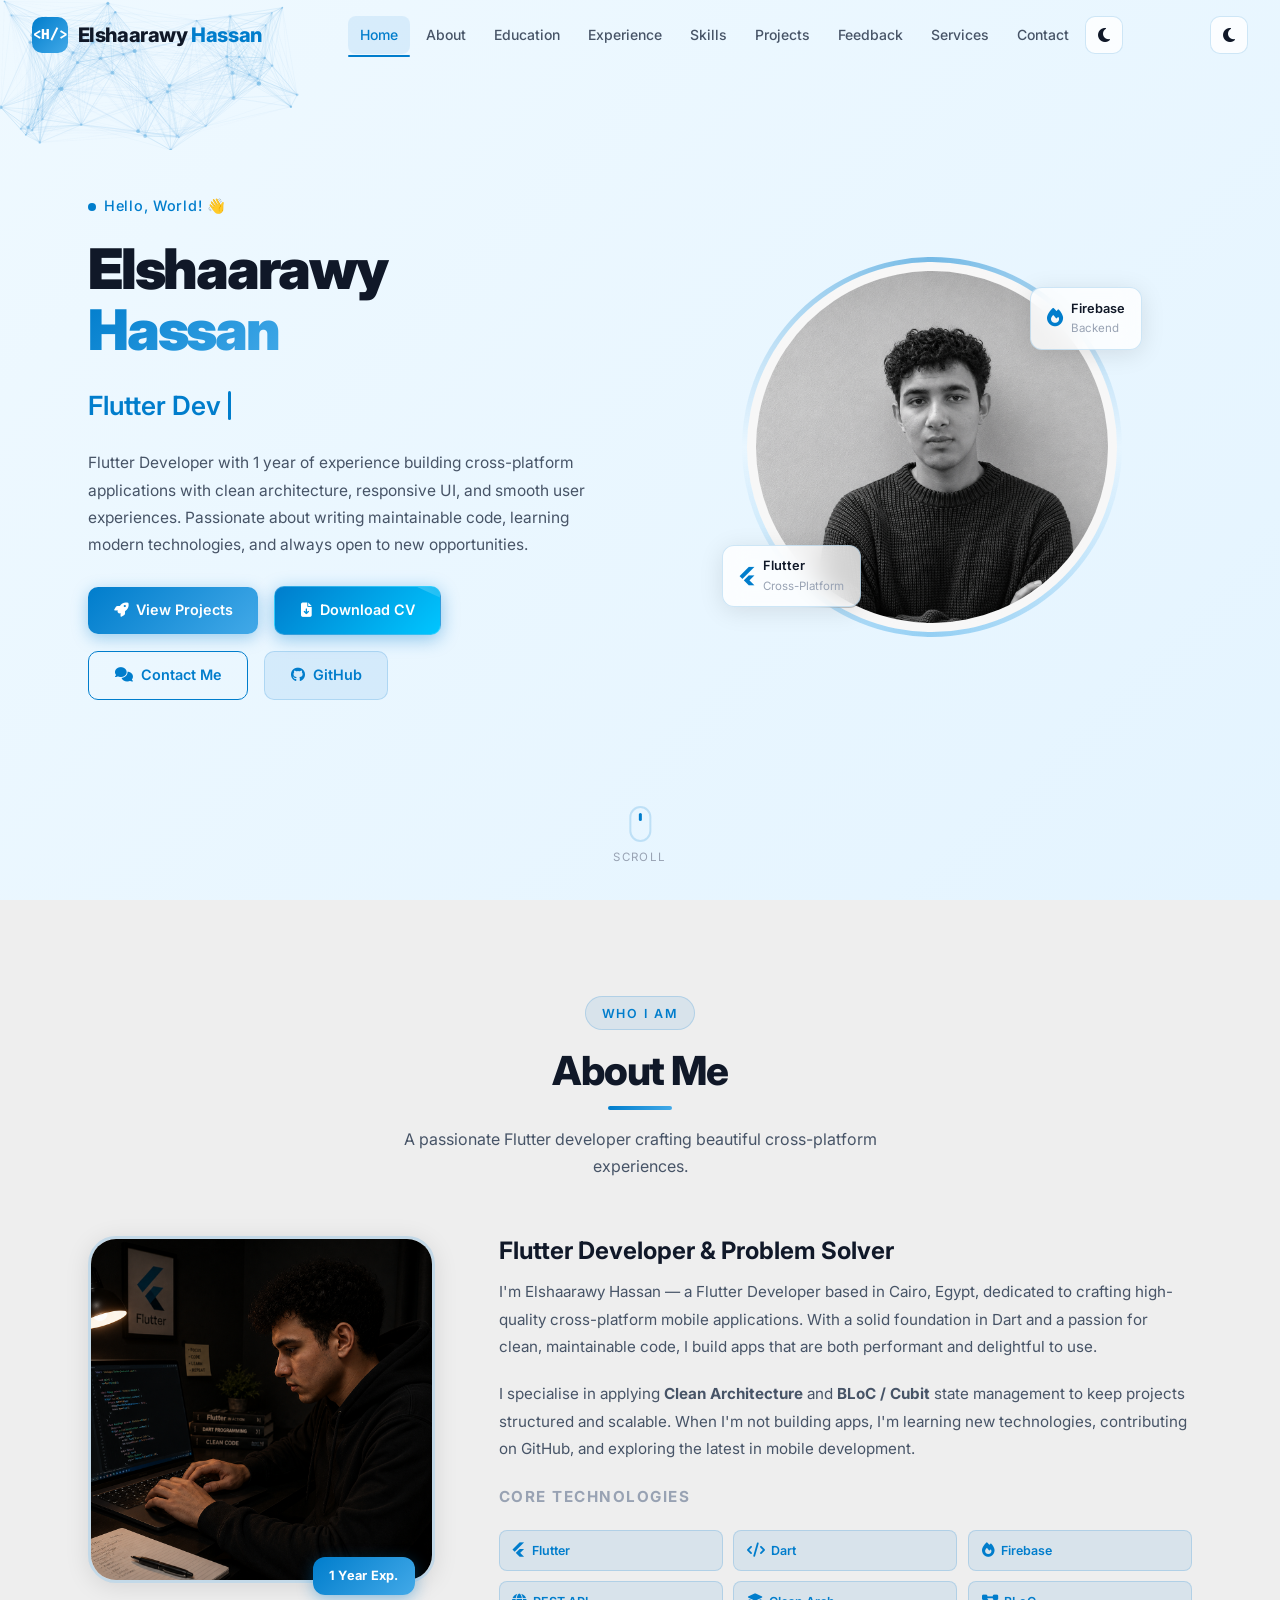
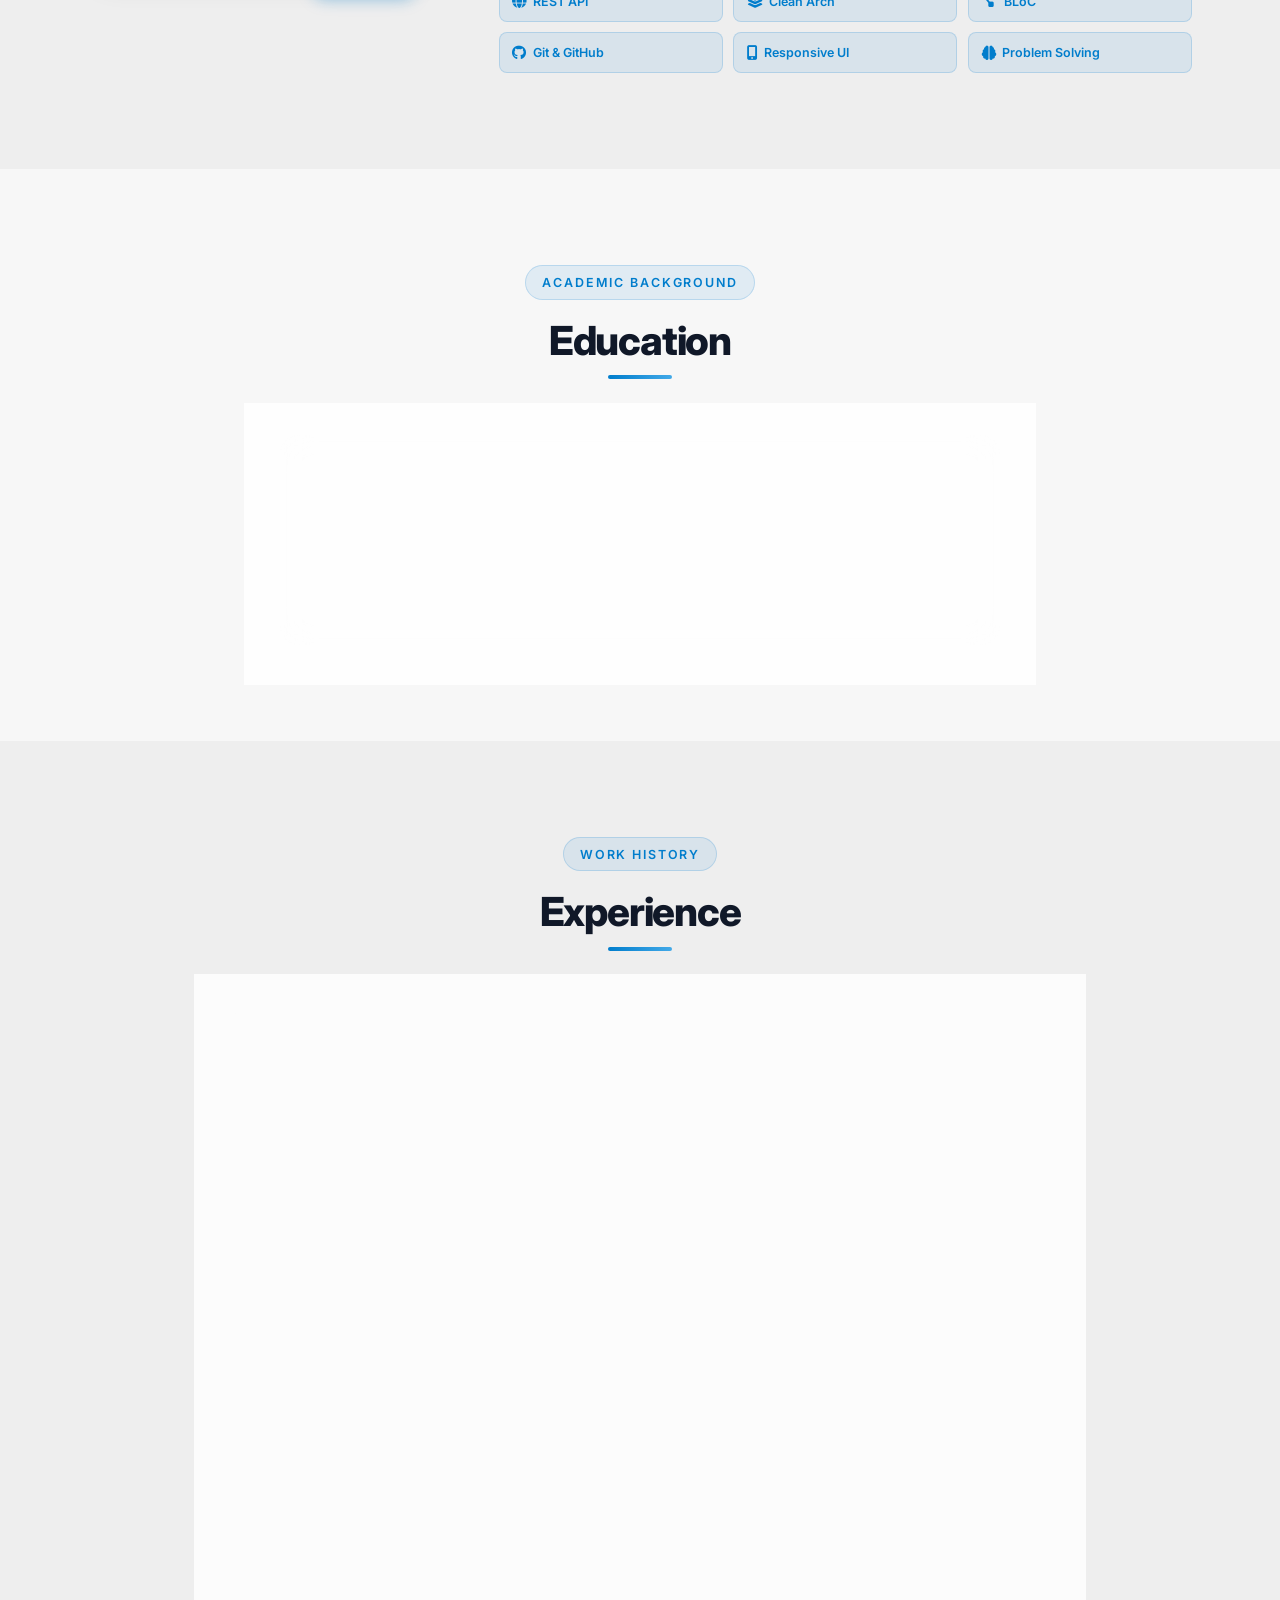
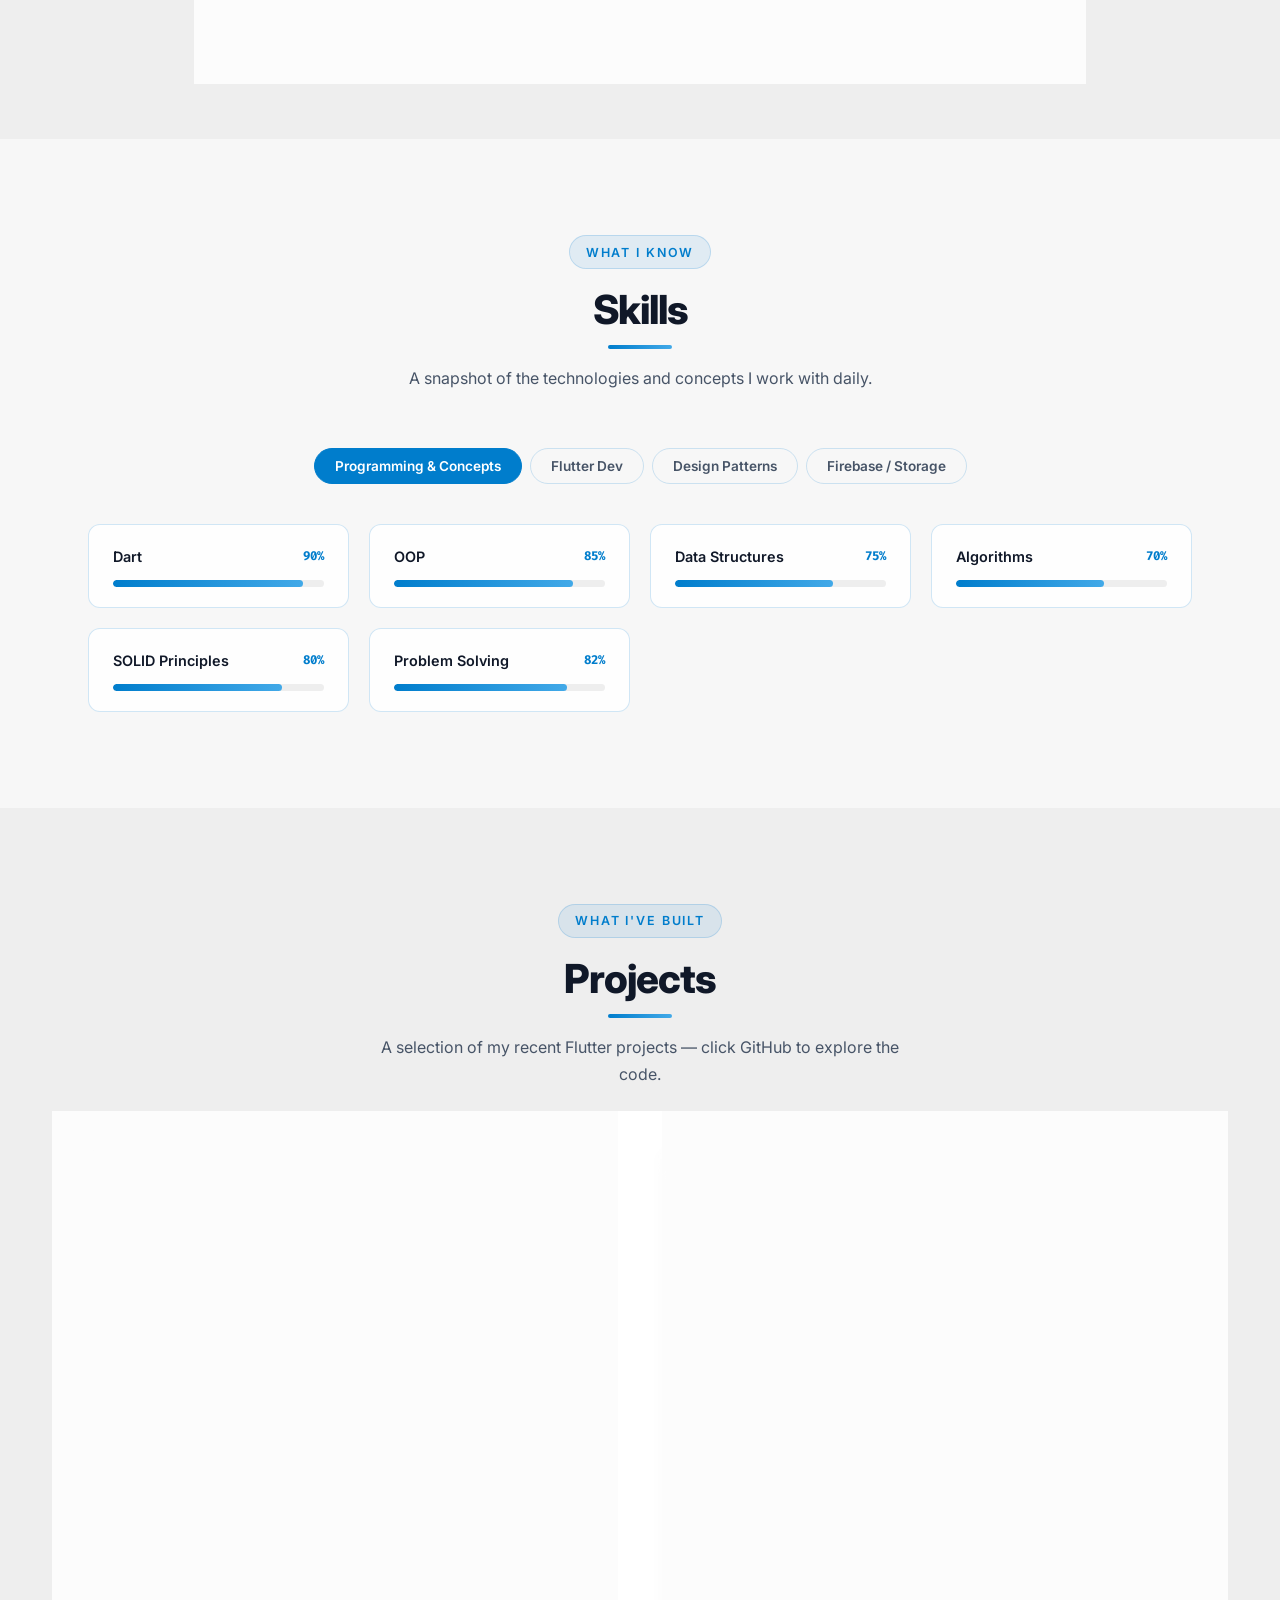
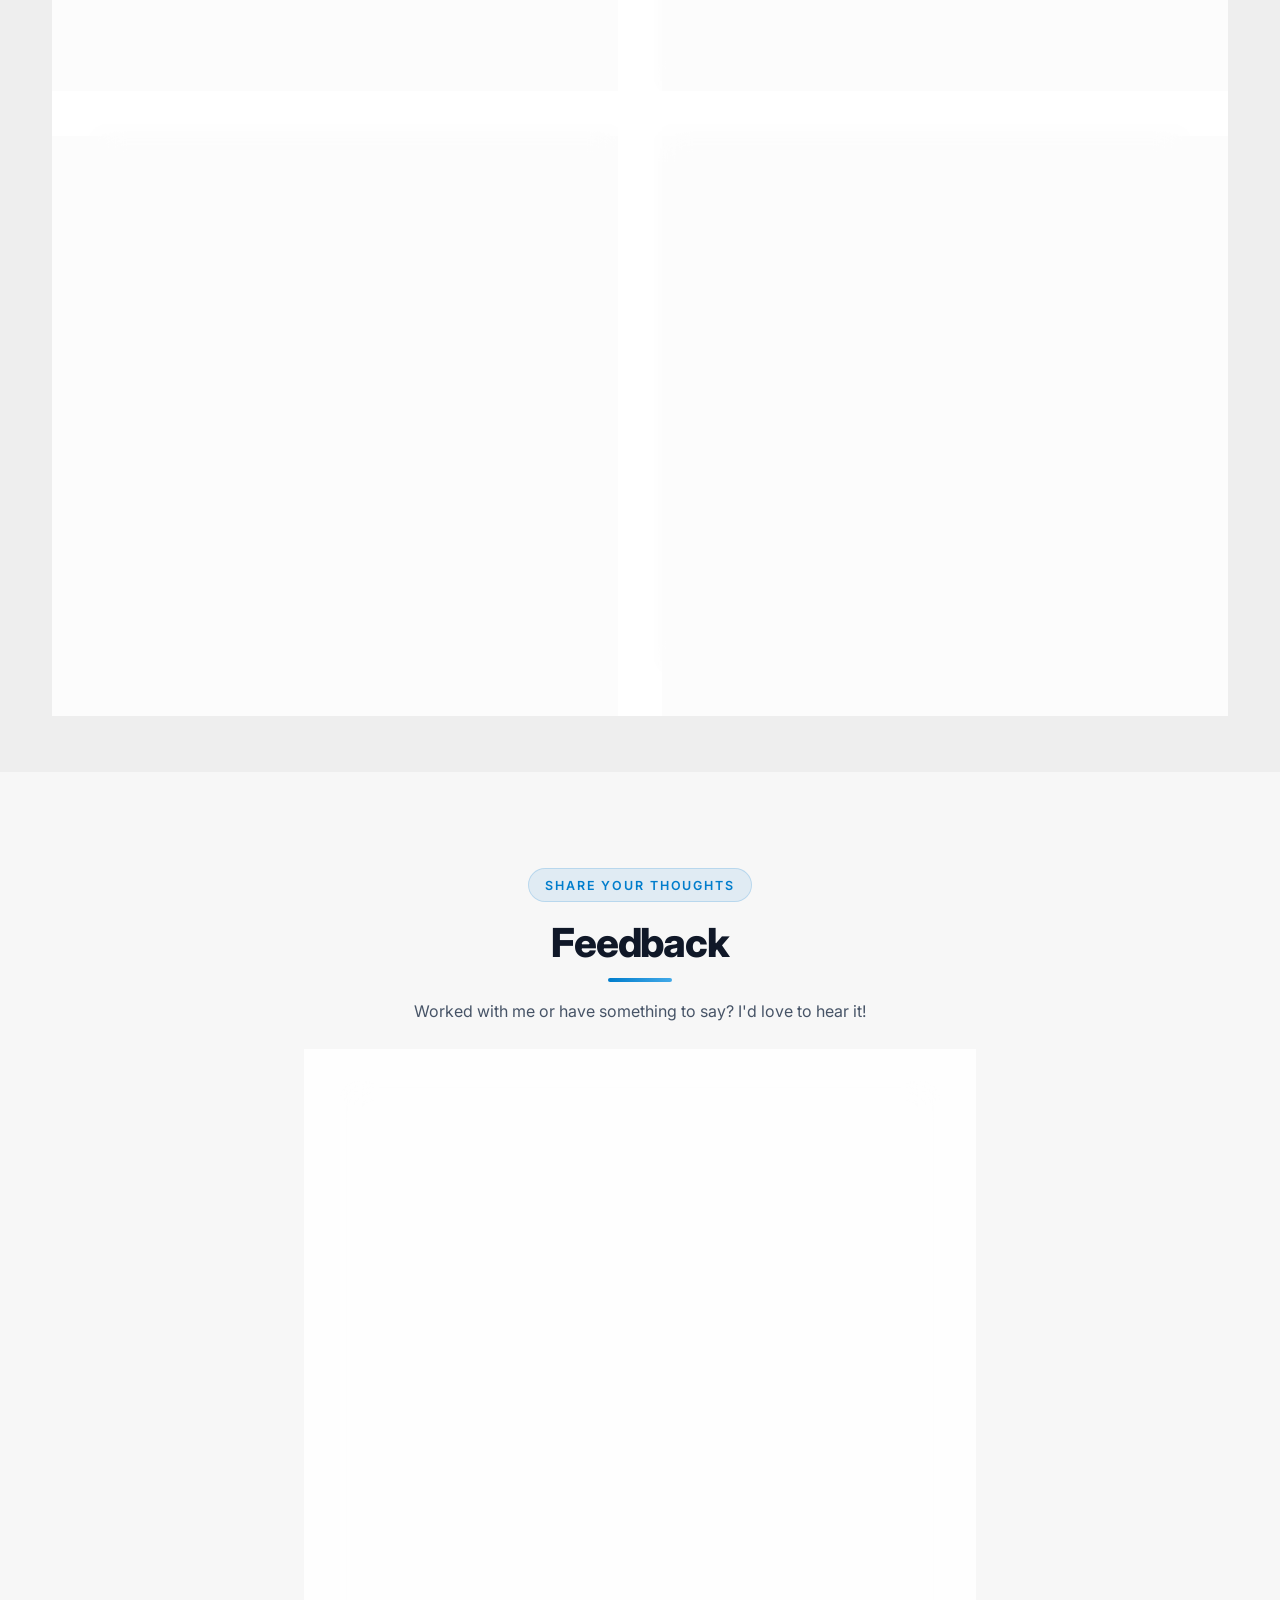
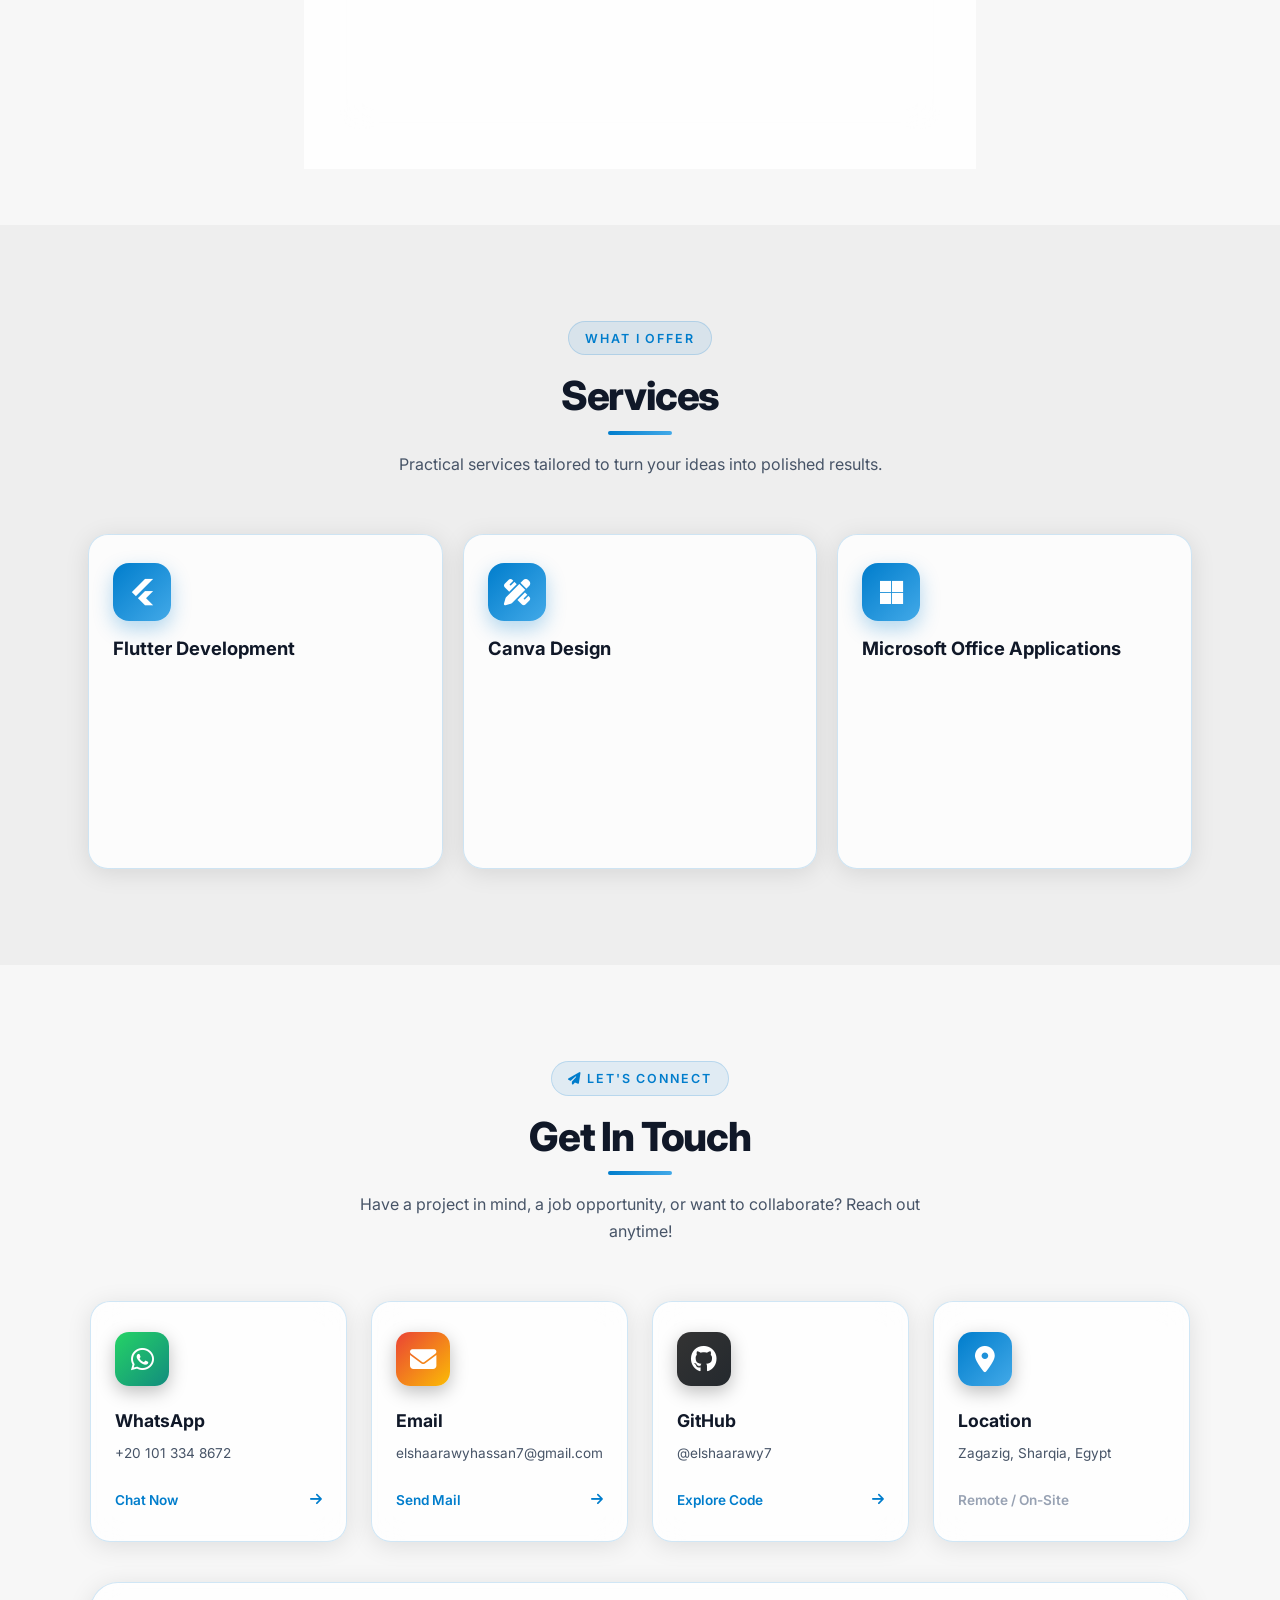
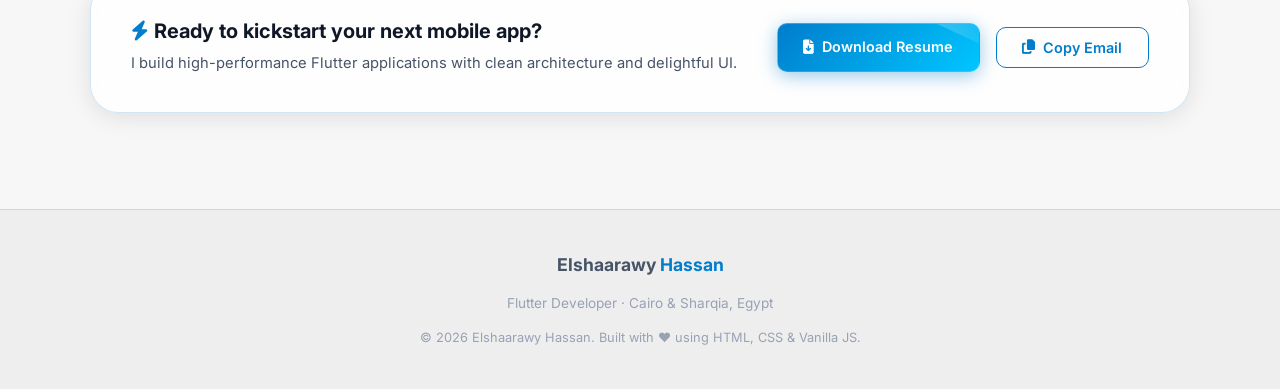
<file: My-Profile-main/index.html>
<!DOCTYPE html>
<html lang="en" dir="ltr">
<head>
  <!-- ═══════════════════════════════════════════════════════
       META & SEO
       ═══════════════════════════════════════════════════════ -->
  <meta charset="UTF-8" />
  <meta name="viewport" content="width=device-width, initial-scale=1.0" />
  <meta http-equiv="X-UA-Compatible" content="IE=edge" />

  <!-- Primary SEO -->
  <title>Elshaarawy Hassan — Flutter Developer Portfolio</title>
  <meta name="description" content="Elshaarawy Hassan is a Flutter Developer with 1 year of experience building cross-platform apps using Clean Architecture, BLoC, Firebase, and REST APIs." />
  <meta name="keywords" content="Flutter Developer, Dart, Firebase, Mobile App Development, BLoC, Clean Architecture, Cross-Platform, Elshaarawy Hassan" />
  <meta name="author" content="Elshaarawy Hassan" />
  <meta name="robots" content="index, follow" />
  <link rel="canonical" href="https://elshaarawy7.github.io/" />

  <!-- Open Graph -->
  <meta property="og:type"        content="website" />
  <meta property="og:title"       content="Elshaarawy Hassan — Flutter Developer" />
  <meta property="og:description" content="Cross-platform mobile developer specialising in Flutter, Dart, Firebase, BLoC, and Clean Architecture." />
  <meta property="og:url"         content="https://elshaarawy7.github.io/" />
  <meta property="og:image"       content="assets/images/profile-placeholder.png" />
  <meta property="og:site_name"   content="Elshaarawy Hassan Portfolio" />

  <!-- Twitter Card -->
  <meta name="twitter:card"        content="summary_large_image" />
  <meta name="twitter:title"       content="Elshaarawy Hassan — Flutter Developer" />
  <meta name="twitter:description" content="Cross-platform mobile developer specialising in Flutter, Dart, Firebase, BLoC, and Clean Architecture." />
  <meta name="twitter:image"       content="assets/images/profile-placeholder.png" />

  <!-- Favicon -->
  <link rel="icon" type="image/png" sizes="32x32" href="assets/images/favicon.png" />
  <link rel="apple-touch-icon" href="assets/images/favicon.png" />

  <!-- ═══════════════════════════════════════════════════════
       THEME (inline script — prevents FOUC)
       ═══════════════════════════════════════════════════════ -->
  <script>
    (function() {
      var saved = localStorage.getItem('portfolio-theme');
      var prefersDark = window.matchMedia && window.matchMedia('(prefers-color-scheme: dark)').matches;
      var theme = saved || (prefersDark ? 'dark' : 'light');
      if (theme === 'light') document.documentElement.setAttribute('data-theme', 'light');
    })();
  </script>

  <!-- ═══════════════════════════════════════════════════════
       STYLES
       ═══════════════════════════════════════════════════════ -->
  <link rel="preconnect" href="https://fonts.googleapis.com" />
  <link rel="preconnect" href="https://fonts.gstatic.com" crossorigin />
  <link rel="stylesheet" href="https://cdnjs.cloudflare.com/ajax/libs/font-awesome/6.7.2/css/all.min.css" referrerpolicy="no-referrer" />
  <link rel="stylesheet" href="styles/style.css" />
  <link rel="stylesheet" href="styles/animations.css" />
  <link rel="stylesheet" href="styles/responsive.css" />
</head>

<body>

<!-- ── Skip Link (Accessibility) ───────────────────────── -->
<a class="skip-link" href="#main-content">Skip to main content</a>

<!-- ═══════════════════════════════════════════════════════
     LOADING SCREEN
     ═══════════════════════════════════════════════════════ -->
<div id="loading-screen" aria-hidden="true" role="status">
  <div class="loader-ring"></div>
  <span class="loader-text">Loading…</span>
</div>

<!-- ═══════════════════════════════════════════════════════
     NAVBAR
     ═══════════════════════════════════════════════════════ -->
<header id="navbar" class="navbar" role="banner">
  <div class="container" style="display:flex;align-items:center;justify-content:space-between;width:100%;max-width:100%;padding:0;">

    <!-- Logo -->
    <a href="#home" class="nav-logo" aria-label="Elshaarawy Hassan — Back to top">
      <div class="nav-logo-icon" aria-hidden="true">&lt;H/&gt;</div>
      <span class="nav-logo-text">Elshaarawy <span>Hassan</span></span>
    </a>

    <!-- Navigation Menu -->
    <nav id="nav-menu" class="nav-menu" role="navigation" aria-label="Main navigation">
      <a href="#home"       class="nav-link" aria-current="page">Home</a>
      <a href="#about"      class="nav-link">About</a>
      <a href="#education"  class="nav-link">Education</a>
      <a href="#experience" class="nav-link">Experience</a>
      <a href="#skills"     class="nav-link">Skills</a>
      <a href="#projects"   class="nav-link">Projects</a>
      <a href="#feedback"   class="nav-link">Feedback</a>
      <a href="#services"   class="nav-link">Services</a>
      <a href="#contact"    class="nav-link">Contact</a>

      <!-- Theme toggle inside menu for mobile -->
      <button
        class="nav-theme-btn"
        data-theme-toggle
        aria-label="Switch to light mode"
        title="Toggle theme"
      ><i class="fa-solid fa-sun" aria-hidden="true"></i></button>
    </nav>

    <!-- Right controls (desktop theme btn + hamburger) -->
    <div style="display:flex;align-items:center;gap:0.5rem;">
      <button
        class="nav-theme-btn"
        data-theme-toggle
        aria-label="Toggle color theme"
        title="Toggle dark/light mode"
      ><i class="fa-solid fa-sun" aria-hidden="true"></i></button>

      <button
        id="hamburger"
        class="hamburger"
        aria-label="Open navigation menu"
        aria-expanded="false"
        aria-controls="nav-menu"
      >
        <span class="hamburger-bar"></span>
        <span class="hamburger-bar"></span>
        <span class="hamburger-bar"></span>
      </button>
    </div>
  </div>

  <!-- Mobile overlay -->
  <div id="nav-overlay" class="nav-menu-overlay" aria-hidden="true"></div>
</header>

<!-- ═══════════════════════════════════════════════════════
     MAIN CONTENT
     ═══════════════════════════════════════════════════════ -->
<main id="main-content">

  <!-- ────────────────────────────────────────────────────
       1. HOME / HERO
       ──────────────────────────────────────────────────── -->
  <section id="home" aria-labelledby="hero-name">
    <!-- Animated particle canvas -->
    <canvas id="particle-canvas" aria-hidden="true"></canvas>

    <div class="container">
      <div class="hero-grid">

        <!-- Left: Text content -->
        <div class="hero-content" role="region" aria-label="Introduction">
          <span class="hero-greeting">
            <span class="hero-greeting-dot" aria-hidden="true"></span>
            Hello, World! 👋
          </span>

          <h1 class="hero-name" id="hero-name">
            Elshaarawy<br /><span>Hassan</span>
          </h1>

          <p class="hero-title" aria-live="polite" aria-atomic="true">
            <span id="typing-text" class="typing-text" aria-label="Flutter Dev"></span>
            <span class="typing-cursor" aria-hidden="true"></span>
          </p>

          <p class="hero-bio">
            Flutter Developer with 1 year of experience building cross-platform
            applications with clean architecture, responsive UI, and smooth user
            experiences. Passionate about writing maintainable code, learning
            modern technologies, and always open to new opportunities.
          </p>

          <div class="hero-cta-group">
            <a href="#projects" class="btn btn-primary">
              <i class="fa-solid fa-rocket" aria-hidden="true"></i> View Projects
            </a>
            <a
              href="assets/Elshaarawy_Hassan_CV.pdf"
              download="Elshaarawy_Hassan_CV.pdf"
              class="btn btn-primary btn-cv"
              aria-label="Download CV (PDF)"
            >
              <i class="fa-solid fa-file-arrow-down" aria-hidden="true"></i> Download CV
            </a>
            <a href="#contact" class="btn btn-outline">
              <i class="fa-solid fa-comments" aria-hidden="true"></i> Contact Me
            </a>
            <a
              href="https://github.com/elshaarawy7"
              target="_blank"
              rel="noopener noreferrer"
              class="btn btn-ghost"
              aria-label="GitHub profile (opens in new tab)"
            >
              <i class="fa-brands fa-github" aria-hidden="true"></i> GitHub
            </a>
          </div>
        </div>

        <!-- Right: Profile image -->
        <div class="hero-image-side">
          <div class="hero-image-wrapper float-anim" role="img" aria-label="Elshaarawy Hassan profile photo">
            <div class="hero-image-ring"       aria-hidden="true"></div>
            <div class="hero-image-ring-inner" aria-hidden="true"></div>
            <img
              src="assets/profile.png"
              alt="Elshaarawy Hassan — Flutter Developer"
              class="hero-profile-img"
              width="360"
              height="360"
              loading="eager"
            />

            <!-- Floating badges -->
            <div class="hero-badge hero-badge-1" aria-hidden="true">
              <i class="hero-badge-icon fa-brands fa-flutter" aria-hidden="true"></i>
              <div>
                <div>Flutter</div>
                <div class="hero-badge-label">Cross-Platform</div>
              </div>
            </div>

            <div class="hero-badge hero-badge-2" aria-hidden="true">
              <i class="hero-badge-icon fa-solid fa-fire" aria-hidden="true"></i>
              <div>
                <div>Firebase</div>
                <div class="hero-badge-label">Backend</div>
              </div>
            </div>
          </div>
        </div>

      </div><!-- /.hero-grid -->
    </div><!-- /.container -->

    <!-- Scroll hint -->
    <div class="scroll-indicator" aria-hidden="true">
      <div class="scroll-mouse"><div class="scroll-wheel"></div></div>
      <span>Scroll</span>
    </div>
  </section>

  <!-- ────────────────────────────────────────────────────
       2. ABOUT
       ──────────────────────────────────────────────────── -->
  <section id="about" aria-labelledby="about-title">
    <div class="container">

      <header class="section-header">
        <span class="section-label">Who I Am</span>
        <h2 class="section-title" id="about-title">About Me</h2>
        <p class="section-sub">A passionate Flutter developer crafting beautiful cross-platform experiences.</p>
      </header>

      <div class="about-grid reveal-group">

        <!-- Photo -->
        <div class="about-photo-wrapper reveal from-left">
          <img
            src="assets/images/about-workspace.png"
            alt="Elshaarawy Hassan working on a laptop"
            class="about-photo"
            loading="lazy"
            width="260"
            height="260"
          />
          <div class="about-photo-badge" aria-label="1 year experience">1 Year Exp.</div>
        </div>

        <!-- Text -->
        <div class="about-text reveal from-right">
          <h3>Flutter Developer &amp; Problem Solver</h3>
          <p>
            I'm Elshaarawy Hassan — a Flutter Developer based in Cairo, Egypt, dedicated to
            crafting high-quality cross-platform mobile applications. With a solid foundation
            in Dart and a passion for clean, maintainable code, I build apps that are both
            performant and delightful to use.
          </p>
          <p>
            I specialise in applying <strong>Clean Architecture</strong> and <strong>BLoC / Cubit</strong>
            state management to keep projects structured and scalable. When I'm not building apps,
            I'm learning new technologies, contributing on GitHub, and exploring the latest in
            mobile development.
          </p>

          <p class="highlights-label">Core Technologies</p>
          <div class="highlights-grid" role="list" aria-label="Core skills">
            <div class="highlight-chip" role="listitem"><i class="highlight-chip-icon fa-brands fa-flutter" aria-hidden="true"></i> Flutter</div>
            <div class="highlight-chip" role="listitem"><i class="highlight-chip-icon fa-solid fa-code" aria-hidden="true"></i> Dart</div>
            <div class="highlight-chip" role="listitem"><i class="highlight-chip-icon fa-solid fa-fire" aria-hidden="true"></i> Firebase</div>
            <div class="highlight-chip" role="listitem"><i class="highlight-chip-icon fa-solid fa-globe" aria-hidden="true"></i> REST API</div>
            <div class="highlight-chip" role="listitem"><i class="highlight-chip-icon fa-solid fa-layer-group" aria-hidden="true"></i> Clean Arch</div>
            <div class="highlight-chip" role="listitem"><i class="highlight-chip-icon fa-solid fa-diagram-project" aria-hidden="true"></i> BLoC</div>
            <div class="highlight-chip" role="listitem"><i class="highlight-chip-icon fa-brands fa-github" aria-hidden="true"></i> Git &amp; GitHub</div>
            <div class="highlight-chip" role="listitem"><i class="highlight-chip-icon fa-solid fa-mobile-screen-button" aria-hidden="true"></i> Responsive UI</div>
            <div class="highlight-chip" role="listitem"><i class="highlight-chip-icon fa-solid fa-brain" aria-hidden="true"></i> Problem Solving</div>
          </div>
        </div>

      </div><!-- /.about-grid -->
    </div>
  </section>

  <!-- ────────────────────────────────────────────────────
       3. EDUCATION
       ──────────────────────────────────────────────────── -->
  <section id="education" aria-labelledby="education-title">
    <div class="container">

      <header class="section-header">
        <span class="section-label">Academic Background</span>
        <h2 class="section-title" id="education-title">Education</h2>
      </header>

      <div class="reveal scale">
        <article class="edu-card glass-card" aria-label="Education — Computer Science, Alshrouk Academy">
          <div class="edu-header">
            <div class="edu-icon-wrap" aria-hidden="true"><i class="fa-solid fa-graduation-cap"></i></div>
            <div>
              <div class="edu-degree">Computer Science</div>
              <div class="edu-institution">Alshrouk Academy</div>
            </div>
          </div>

          <div class="edu-meta" role="list" aria-label="Education details">
            <div class="edu-meta-item" role="listitem">
              <i class="fa-solid fa-chart-line" aria-hidden="true"></i> GPA: 3.0 / 4.0
            </div>
            <div class="edu-meta-item" role="listitem">
              <i class="fa-solid fa-location-dot" aria-hidden="true"></i> Cairo, Egypt
            </div>
            <div class="edu-meta-item" role="listitem">
              <i class="fa-solid fa-school" aria-hidden="true"></i> Academy
            </div>
          </div>
        </article>
      </div>

    </div>
  </section>

  <!-- ────────────────────────────────────────────────────
       4. EXPERIENCE
       ──────────────────────────────────────────────────── -->
  <section id="experience" aria-labelledby="experience-title">
    <div class="container">

      <header class="section-header">
        <span class="section-label">Work History</span>
        <h2 class="section-title" id="experience-title">Experience</h2>
      </header>

      <div class="reveal scale">
        <article class="exp-card glass-card" aria-label="Flutter Developer — 1 Year experience">
          <div class="exp-header">
            <div class="exp-icon-wrap" aria-hidden="true"><i class="fa-solid fa-briefcase"></i></div>
            <div>
              <div class="exp-role">Flutter Developer</div>
              <div class="exp-duration">1 Year Experience</div>
            </div>
          </div>

          <p class="exp-responsibilities-label">Key Responsibilities</p>
          <ul class="exp-list" aria-label="Responsibilities list">
            <li class="exp-list-item">Build Flutter Applications for Android &amp; iOS platforms</li>
            <li class="exp-list-item">Implement Responsive UI following Material &amp; Cupertino design guidelines</li>
            <li class="exp-list-item">Consume REST APIs using Dio and handle data models with JSON serialization</li>
            <li class="exp-list-item">Firebase Authentication — email/password, social sign-in flows</li>
            <li class="exp-list-item">Firestore — real-time database integration, CRUD operations</li>
            <li class="exp-list-item">State Management using BLoC / Cubit patterns for scalable architecture</li>
            <li class="exp-list-item">Debugging, profiling, and performance optimisation</li>
            <li class="exp-list-item">Git collaboration — branching, PRs, code reviews, version control</li>
          </ul>

          <p class="exp-stack-label">Tech Stack</p>
          <div class="exp-stack" role="list" aria-label="Technologies used">
            <span class="exp-tag" role="listitem">Flutter</span>
            <span class="exp-tag" role="listitem">Dart</span>
            <span class="exp-tag" role="listitem">Firebase</span>
            <span class="exp-tag" role="listitem">Git</span>
            <span class="exp-tag" role="listitem">GitHub</span>
            <span class="exp-tag" role="listitem">REST API</span>
            <span class="exp-tag" role="listitem">Dio</span>
            <span class="exp-tag" role="listitem">Hive</span>
            <span class="exp-tag" role="listitem">SharedPreferences</span>
          </div>
        </article>
      </div>

    </div>
  </section>

  <!-- ────────────────────────────────────────────────────
       5. SKILLS
       ──────────────────────────────────────────────────── -->
  <section id="skills" aria-labelledby="skills-title">
    <div class="container">

      <header class="section-header">
        <span class="section-label">What I Know</span>
        <h2 class="section-title" id="skills-title">Skills</h2>
        <p class="section-sub">A snapshot of the technologies and concepts I work with daily.</p>
      </header>

      <!-- Tab Controls -->
      <div class="skills-tabs" role="tablist" aria-label="Skill categories">
        <button class="skill-tab active" role="tab" data-tab="programming" aria-selected="true"  aria-controls="panel-programming" id="tab-programming">Programming &amp; Concepts</button>
        <button class="skill-tab"        role="tab" data-tab="flutter"     aria-selected="false" aria-controls="panel-flutter"     id="tab-flutter"    >Flutter Dev</button>
        <button class="skill-tab"        role="tab" data-tab="patterns"    aria-selected="false" aria-controls="panel-patterns"    id="tab-patterns"   >Design Patterns</button>
        <button class="skill-tab"        role="tab" data-tab="firebase"    aria-selected="false" aria-controls="panel-firebase"    id="tab-firebase"   >Firebase / Storage</button>
      </div>

      <!-- Panel: Programming & Concepts -->
      <div id="panel-programming" class="skill-panel active" role="tabpanel" aria-labelledby="tab-programming" data-panel="programming">
        <div class="skills-grid reveal-group">
          <div class="skill-item reveal"><div class="skill-name-row"><span class="skill-name">Dart</span><span class="skill-pct">90%</span></div><div class="progress-bar"><div class="progress-bar-fill" data-width="90%"></div></div></div>
          <div class="skill-item reveal"><div class="skill-name-row"><span class="skill-name">OOP</span><span class="skill-pct">85%</span></div><div class="progress-bar"><div class="progress-bar-fill" data-width="85%"></div></div></div>
          <div class="skill-item reveal"><div class="skill-name-row"><span class="skill-name">Data Structures</span><span class="skill-pct">75%</span></div><div class="progress-bar"><div class="progress-bar-fill" data-width="75%"></div></div></div>
          <div class="skill-item reveal"><div class="skill-name-row"><span class="skill-name">Algorithms</span><span class="skill-pct">70%</span></div><div class="progress-bar"><div class="progress-bar-fill" data-width="70%"></div></div></div>
          <div class="skill-item reveal"><div class="skill-name-row"><span class="skill-name">SOLID Principles</span><span class="skill-pct">80%</span></div><div class="progress-bar"><div class="progress-bar-fill" data-width="80%"></div></div></div>
          <div class="skill-item reveal"><div class="skill-name-row"><span class="skill-name">Problem Solving</span><span class="skill-pct">82%</span></div><div class="progress-bar"><div class="progress-bar-fill" data-width="82%"></div></div></div>
        </div>
      </div>

      <!-- Panel: Flutter Development -->
      <div id="panel-flutter" class="skill-panel" role="tabpanel" aria-labelledby="tab-flutter" data-panel="flutter" hidden>
        <div class="skills-grid reveal-group">
          <div class="skill-item reveal"><div class="skill-name-row"><span class="skill-name">Flutter Framework</span><span class="skill-pct">88%</span></div><div class="progress-bar"><div class="progress-bar-fill" data-width="88%"></div></div></div>
          <div class="skill-item reveal"><div class="skill-name-row"><span class="skill-name">Widgets &amp; Layouts</span><span class="skill-pct">90%</span></div><div class="progress-bar"><div class="progress-bar-fill" data-width="90%"></div></div></div>
          <div class="skill-item reveal"><div class="skill-name-row"><span class="skill-name">Responsive Design</span><span class="skill-pct">85%</span></div><div class="progress-bar"><div class="progress-bar-fill" data-width="85%"></div></div></div>
          <div class="skill-item reveal"><div class="skill-name-row"><span class="skill-name">Animations</span><span class="skill-pct">75%</span></div><div class="progress-bar"><div class="progress-bar-fill" data-width="75%"></div></div></div>
          <div class="skill-item reveal"><div class="skill-name-row"><span class="skill-name">BLoC Pattern</span><span class="skill-pct">82%</span></div><div class="progress-bar"><div class="progress-bar-fill" data-width="82%"></div></div></div>
          <div class="skill-item reveal"><div class="skill-name-row"><span class="skill-name">Cubit</span><span class="skill-pct">85%</span></div><div class="progress-bar"><div class="progress-bar-fill" data-width="85%"></div></div></div>
          <div class="skill-item reveal"><div class="skill-name-row"><span class="skill-name">REST API Integration</span><span class="skill-pct">87%</span></div><div class="progress-bar"><div class="progress-bar-fill" data-width="87%"></div></div></div>
        </div>
      </div>

      <!-- Panel: Design Patterns -->
      <div id="panel-patterns" class="skill-panel" role="tabpanel" aria-labelledby="tab-patterns" data-panel="patterns" hidden>
        <div class="skills-grid reveal-group">
          <div class="skill-item reveal"><div class="skill-name-row"><span class="skill-name">Clean Architecture</span><span class="skill-pct">82%</span></div><div class="progress-bar"><div class="progress-bar-fill" data-width="82%"></div></div></div>
          <div class="skill-item reveal"><div class="skill-name-row"><span class="skill-name">Repository Pattern</span><span class="skill-pct">80%</span></div><div class="progress-bar"><div class="progress-bar-fill" data-width="80%"></div></div></div>
          <div class="skill-item reveal"><div class="skill-name-row"><span class="skill-name">MVVM Concepts</span><span class="skill-pct">75%</span></div><div class="progress-bar"><div class="progress-bar-fill" data-width="75%"></div></div></div>
          <div class="skill-item reveal"><div class="skill-name-row"><span class="skill-name">Dependency Injection</span><span class="skill-pct">78%</span></div><div class="progress-bar"><div class="progress-bar-fill" data-width="78%"></div></div></div>
        </div>
      </div>

      <!-- Panel: Firebase / Storage -->
      <div id="panel-firebase" class="skill-panel" role="tabpanel" aria-labelledby="tab-firebase" data-panel="firebase" hidden>
        <div class="skills-grid reveal-group">
          <div class="skill-item reveal"><div class="skill-name-row"><span class="skill-name">Firebase Auth</span><span class="skill-pct">88%</span></div><div class="progress-bar"><div class="progress-bar-fill" data-width="88%"></div></div></div>
          <div class="skill-item reveal"><div class="skill-name-row"><span class="skill-name">Firestore</span><span class="skill-pct">85%</span></div><div class="progress-bar"><div class="progress-bar-fill" data-width="85%"></div></div></div>
          <div class="skill-item reveal"><div class="skill-name-row"><span class="skill-name">Firebase Storage</span><span class="skill-pct">80%</span></div><div class="progress-bar"><div class="progress-bar-fill" data-width="80%"></div></div></div>
          <div class="skill-item reveal"><div class="skill-name-row"><span class="skill-name">Hive (Local DB)</span><span class="skill-pct">82%</span></div><div class="progress-bar"><div class="progress-bar-fill" data-width="82%"></div></div></div>
          <div class="skill-item reveal"><div class="skill-name-row"><span class="skill-name">SharedPreferences</span><span class="skill-pct">90%</span></div><div class="progress-bar"><div class="progress-bar-fill" data-width="90%"></div></div></div>
        </div>
      </div>

    </div>
  </section>

  <!-- ────────────────────────────────────────────────────
       6. PROJECTS
       ──────────────────────────────────────────────────── -->
  <section id="projects" aria-labelledby="projects-title">
    <div class="container">

      <header class="section-header">
        <span class="section-label">What I've Built</span>
        <h2 class="section-title" id="projects-title">Projects</h2>
        <p class="section-sub">A selection of my recent Flutter projects — click GitHub to explore the code.</p>
      </header>

      <div class="projects-grid reveal-group">

        <!-- Project 1: E-Commerce / Restaurant App -->
        <article class="project-card reveal" aria-label="Project: E-Commerce Restaurant App">
          <div class="project-card-image-wrap">
            <img
              src="assets/images/project-1.png"
              alt="Screenshot of E-Commerce Restaurant App UI"
              class="project-card-image"
              loading="lazy"
              width="600"
              height="200"
            />
            <div class="project-card-overlay" aria-hidden="true"></div>
          </div>
          <div class="project-card-body">
            <h3 class="project-card-name">E-Commerce App</h3>
            <p class="project-card-desc">
              A fully-featured restaurant ordering app with product listings, cart management,
              Firebase Authentication, and Firestore real-time database integration.
            </p>
            <div class="project-card-tags" role="list" aria-label="Technologies">
              <span class="project-tag" role="listitem">Flutter</span>
              <span class="project-tag" role="listitem">Firebase</span>
              <span class="project-tag" role="listitem">BLoC</span>
              <span class="project-tag" role="listitem">REST API</span>
              <span class="project-tag" role="listitem">Dio</span>
            </div>
            <div class="project-card-actions">
              <a
                href="https://github.com/elshaarawy7/restaurant-app.git"
                target="_blank"
                rel="noopener noreferrer"
                class="btn btn-primary btn-sm"
                aria-label="View E-Commerce App on GitHub (opens in new tab)"
              ><i class="fa-brands fa-github" aria-hidden="true"></i> GitHub</a>
              <button class="btn btn-disabled btn-sm" disabled aria-label="Live demo not available"><i class="fa-solid fa-ban" aria-hidden="true"></i> No Demo</button>
            </div>
          </div>
        </article>

        <!-- Project 2: Makzen Pro -->
        <article class="project-card reveal" aria-label="Project: Makzen Pro warehouse management app">
          <div class="project-card-image-wrap">
            <img
              src="assets/images/makzan-pro.png"
              alt="Screenshot of Makzen Pro inventory management app UI"
              class="project-card-image"
              loading="lazy"
              width="600"
              height="300"
            />
            <div class="project-card-overlay" aria-hidden="true"></div>
          </div>
          <div class="project-card-body">
            <h3 class="project-card-name">Makzen Pro</h3>
            <p class="project-card-desc">
              A professional warehouse and inventory management application. Supports product
              tracking, stock management, profit calculation, and low-stock alerts using Clean Architecture.
            </p>
            <div class="project-card-tags" role="list" aria-label="Technologies">
              <span class="project-tag" role="listitem">Flutter</span>
              <span class="project-tag" role="listitem">Dart</span>
              <span class="project-tag" role="listitem">Firestore</span>
              <span class="project-tag" role="listitem">Clean Arch</span>
              <span class="project-tag" role="listitem">Cubit</span>
            </div>
            <div class="project-card-actions">
              <a
                href="https://github.com/elshaarawy7/MakhzanPro.git"
                target="_blank"
                rel="noopener noreferrer"
                class="btn btn-primary btn-sm"
                aria-label="View Makzen Pro on GitHub (opens in new tab)"
              ><i class="fa-brands fa-github" aria-hidden="true"></i> GitHub</a>
              <button class="btn btn-disabled btn-sm" disabled aria-label="Live demo not available"><i class="fa-solid fa-ban" aria-hidden="true"></i> No Demo</button>
            </div>
          </div>
        </article>

        <!-- Project 3: Modrak App -->
        <article class="project-card reveal" aria-label="Project: Modrak educational platform app">
          <div class="project-card-image-wrap">
            <img
              src="assets/images/modrak-app.png"
              alt="Screenshot of Modrak Islamic educational platform app UI"
              class="project-card-image"
              loading="lazy"
              width="600"
              height="300"
            />
            <div class="project-card-overlay" aria-hidden="true"></div>
          </div>
          <div class="project-card-body">
            <h3 class="project-card-name">Modrak App</h3>
            <p class="project-card-desc">
              An Islamic history and educational platform Flutter app featuring structured historical eras,
              book listings, authentication, and REST API data fetching with Cubit.
            </p>
            <div class="project-card-tags" role="list" aria-label="Technologies">
              <span class="project-tag" role="listitem">Flutter</span>
              <span class="project-tag" role="listitem">Dio</span>
              <span class="project-tag" role="listitem">REST API</span>
              <span class="project-tag" role="listitem">Hive</span>
              <span class="project-tag" role="listitem">Cubit</span>
            </div>
            <div class="project-card-actions">
              <a
                href="https://github.com/elshaarawy7/mdark.git"
                target="_blank"
                rel="noopener noreferrer"
                class="btn btn-primary btn-sm"
                aria-label="View Modrak App on GitHub (opens in new tab)"
              ><i class="fa-brands fa-github" aria-hidden="true"></i> GitHub</a>
              <button class="btn btn-disabled btn-sm" disabled aria-label="Live demo not available"><i class="fa-solid fa-ban" aria-hidden="true"></i> No Demo</button>
            </div>
          </div>
        </article>

        <!-- Project 4: Dar Alarkam App -->
        <article class="project-card reveal" aria-label="Project: Dar Alarkam mobile app">
          <div class="project-card-image-wrap">
            <img
              src="assets/images/dar-alarkam.jpg"
              alt="Screenshot of Dar Alarkam Quran & Adhkar mobile app UI"
              class="project-card-image"
              loading="lazy"
              width="600"
              height="300"
            />
            <div class="project-card-overlay" aria-hidden="true"></div>
          </div>
          <div class="project-card-body">
            <h3 class="project-card-name">Dar Alarkam App</h3>
            <p class="project-card-desc">
              A beautifully designed Arabic Quran and Adhkar companion app with dark mode, Surah indexing,
              Tasbeeh counter, RTL support, and local data persistence.
            </p>
            <div class="project-card-tags" role="list" aria-label="Technologies">
              <span class="project-tag" role="listitem">Flutter</span>
              <span class="project-tag" role="listitem">Firebase</span>
              <span class="project-tag" role="listitem">RTL</span>
              <span class="project-tag" role="listitem">SharedPrefs</span>
              <span class="project-tag" role="listitem">Cubit</span>
            </div>
            <div class="project-card-actions">
              <a
                href="https://github.com/elshaarawy7/dar-Alarkam.git"
                target="_blank"
                rel="noopener noreferrer"
                class="btn btn-primary btn-sm"
                aria-label="View Dar Alarkam App on GitHub (opens in new tab)"
              ><i class="fa-brands fa-github" aria-hidden="true"></i> GitHub</a>
              <button class="btn btn-disabled btn-sm" disabled aria-label="Live demo not available"><i class="fa-solid fa-ban" aria-hidden="true"></i> No Demo</button>
            </div>
          </div>
        </article>

      </div><!-- /.projects-grid -->
    </div>
  </section>

  <!-- ────────────────────────────────────────────────────
       7. FEEDBACK
       ──────────────────────────────────────────────────── -->
  <section id="feedback" aria-labelledby="feedback-title">
    <div class="container">

      <header class="section-header">
        <span class="section-label">Share Your Thoughts</span>
        <h2 class="section-title" id="feedback-title">Feedback</h2>
        <p class="section-sub">Worked with me or have something to say? I'd love to hear it!</p>
      </header>

      <div class="reveal scale">
        <div class="feedback-form glass-card">
          <form id="feedback-form" novalidate aria-label="Feedback submission form">

            <!-- Hidden rating value -->
            <input type="hidden" id="rating-value" name="rating" value="0" />

            <!-- Name -->
            <div class="feedback-form-group">
              <label class="feedback-label" for="feedback-name">Your Name (optional)</label>
              <input
                type="text"
                id="feedback-name"
                name="name"
                class="feedback-name-input"
                placeholder="e.g. Ahmed Mohamed"
                autocomplete="name"
              />
            </div>

            <!-- Star Rating -->
            <div class="feedback-form-group">
              <label class="feedback-label" id="stars-label">Overall Rating</label>
              <div class="stars-group" role="group" aria-labelledby="stars-label">
                <button type="button" class="star-btn" data-value="1" aria-label="1 star — Poor"><i class="fa-solid fa-star" aria-hidden="true"></i></button>
                <button type="button" class="star-btn" data-value="2" aria-label="2 stars — Fair"><i class="fa-solid fa-star" aria-hidden="true"></i></button>
                <button type="button" class="star-btn" data-value="3" aria-label="3 stars — Good"><i class="fa-solid fa-star" aria-hidden="true"></i></button>
                <button type="button" class="star-btn" data-value="4" aria-label="4 stars — Great"><i class="fa-solid fa-star" aria-hidden="true"></i></button>
                <button type="button" class="star-btn" data-value="5" aria-label="5 stars — Excellent"><i class="fa-solid fa-star" aria-hidden="true"></i></button>
              </div>
              <p id="stars-display-text" class="stars-display-text" aria-live="polite" aria-atomic="true"></p>
            </div>

            <!-- Satisfaction Slider -->
            <div class="feedback-form-group">
              <label class="feedback-label" for="satisfaction-slider">
                Satisfaction Level &mdash; <span id="slider-value-display">50%</span>
              </label>
              <input
                type="range"
                id="satisfaction-slider"
                name="satisfaction"
                class="feedback-slider"
                min="0"
                max="100"
                value="50"
                step="5"
                aria-valuemin="0"
                aria-valuemax="100"
                aria-valuenow="50"
                aria-label="Satisfaction level slider"
              />
              <div class="slider-labels" aria-hidden="true">
                <span>Not Satisfied</span>
                <span>Very Satisfied</span>
              </div>
            </div>

            <!-- Message -->
            <div class="feedback-form-group">
              <label class="feedback-label" for="feedback-message">Your Message <span aria-label="required">*</span></label>
              <textarea
                id="feedback-message"
                name="message"
                class="feedback-textarea"
                rows="5"
                placeholder="Share your experience or thoughts…"
                required
                aria-required="true"
              ></textarea>
            </div>

            <button type="submit" class="btn btn-primary feedback-submit-btn" id="feedback-submit-btn">
              <i class="fa-solid fa-paper-plane" aria-hidden="true"></i> Submit Feedback
            </button>
          </form>

          <!-- Success message (shown after submission) -->
          <div id="feedback-success" class="feedback-success" role="alert" aria-live="assertive">
            🎉 Thank you for your feedback! It means a lot.
          </div>
        </div>
      </div>

    </div>
  </section>

  <!-- ────────────────────────────────────────────────────
       8. SERVICES
       ──────────────────────────────────────────────────── -->
  <section id="services" aria-labelledby="services-title">
    <div class="container">

      <header class="section-header">
        <span class="section-label">What I Offer</span>
        <h2 class="section-title" id="services-title">Services</h2>
        <p class="section-sub">Practical services tailored to turn your ideas into polished results.</p>
      </header>

      <div class="services-grid reveal-group">

        <!-- Service 1: Flutter Development -->
        <article class="service-card reveal" aria-label="Service: Flutter Development">
          <div class="service-header">
            <div class="service-icon-wrap" aria-hidden="true"><i class="fa-brands fa-flutter"></i></div>
            <h3 class="service-title">Flutter Development</h3>
          </div>
          <div class="service-body" id="service-body-1">
            <p class="service-desc">
              End-to-end cross-platform mobile app development for Android &amp; iOS using Flutter
              and Dart, following clean architecture, BLoC state management, and modern UI patterns.
            </p>
            <ul class="service-features" aria-label="Flutter service features">
              <li class="service-feature"><span class="service-feature-icon" aria-hidden="true">✓</span> Cross-platform (Android &amp; iOS)</li>
              <li class="service-feature"><span class="service-feature-icon" aria-hidden="true">✓</span> Firebase backend integration</li>
              <li class="service-feature"><span class="service-feature-icon" aria-hidden="true">✓</span> REST API consumption</li>
              <li class="service-feature"><span class="service-feature-icon" aria-hidden="true">✓</span> Clean Architecture &amp; BLoC</li>
              <li class="service-feature"><span class="service-feature-icon" aria-hidden="true">✓</span> Responsive &amp; animated UI</li>
            </ul>
          </div>
        </article>

        <!-- Service 2: Canva Design -->
        <article class="service-card reveal" aria-label="Service: Canva Design">
          <div class="service-header">
            <div class="service-icon-wrap" aria-hidden="true"><i class="fa-solid fa-pen-ruler"></i></div>
            <h3 class="service-title">Canva Design</h3>
          </div>
          <div class="service-body" id="service-body-2">
            <p class="service-desc">
              Professional visual design using Canva — social media graphics, presentations,
              banners, business cards, and brand kits that communicate your message beautifully.
            </p>
            <ul class="service-features" aria-label="Canva design features">
              <li class="service-feature"><span class="service-feature-icon" aria-hidden="true">✓</span> Social media graphics &amp; posts</li>
              <li class="service-feature"><span class="service-feature-icon" aria-hidden="true">✓</span> Presentation slides (pitch decks)</li>
              <li class="service-feature"><span class="service-feature-icon" aria-hidden="true">✓</span> Banners &amp; thumbnails</li>
              <li class="service-feature"><span class="service-feature-icon" aria-hidden="true">✓</span> Brand kits &amp; logo design</li>
            </ul>
          </div>
        </article>

        <!-- Service 3: Microsoft Office -->
        <article class="service-card reveal" aria-label="Service: Microsoft Office Applications">
          <div class="service-header">
            <div class="service-icon-wrap" aria-hidden="true"><i class="fa-brands fa-microsoft"></i></div>
            <h3 class="service-title">Microsoft Office Applications</h3>
          </div>
          <div class="service-body" id="service-body-3">
            <p class="service-desc">
              Proficient use of the Microsoft Office suite for professional documentation,
              data organisation, and business productivity tasks.
            </p>
            <ul class="service-features" aria-label="Microsoft Office features">
              <li class="service-feature"><span class="service-feature-icon" aria-hidden="true">✓</span> Word — documents &amp; reports</li>
              <li class="service-feature"><span class="service-feature-icon" aria-hidden="true">✓</span> Excel — spreadsheets &amp; data</li>
              <li class="service-feature"><span class="service-feature-icon" aria-hidden="true">✓</span> PowerPoint — slide presentations</li>
              <li class="service-feature"><span class="service-feature-icon" aria-hidden="true">✓</span> Professional formatting &amp; templates</li>
            </ul>
          </div>
        </article>

      </div><!-- /.services-grid -->
    </div>
  </section>

  <!-- ────────────────────────────────────────────────────
       9. CONTACT
       ──────────────────────────────────────────────────── -->
  <section id="contact" aria-labelledby="contact-title">
    <div class="container">

      <header class="section-header text-center">
        <span class="section-label"><i class="fa-solid fa-paper-plane" aria-hidden="true"></i> Let's Connect</span>
        <h2 class="section-title" id="contact-title">Get In Touch</h2>
        <p class="section-sub">Have a project in mind, a job opportunity, or want to collaborate? Reach out anytime!</p>
      </header>

      <div class="contact-wrapper reveal-group">

        <!-- Direct Contact Cards Grid -->
        <div class="contact-grid">

          <!-- WhatsApp Card -->
          <a
            href="https://wa.me/201013348672"
            target="_blank"
            rel="noopener noreferrer"
            class="contact-card contact-card--whatsapp reveal"
            aria-label="Chat on WhatsApp (opens in new tab)"
          >
            <div class="contact-card-badge" aria-hidden="true">
              <i class="fa-brands fa-whatsapp"></i>
            </div>
            <div class="contact-card-content">
              <span class="contact-card-platform">WhatsApp</span>
              <span class="contact-card-detail">+20 101 334 8672</span>
            </div>
            <span class="contact-card-action">
              <span>Chat Now</span> <i class="fa-solid fa-arrow-right" aria-hidden="true"></i>
            </span>
          </a>

          <!-- Email Card -->
          <a
            href="mailto:elshaarawyhassan7@gmail.com"
            class="contact-card contact-card--email reveal"
            aria-label="Send email to Elshaarawy Hassan"
          >
            <div class="contact-card-badge" aria-hidden="true">
              <i class="fa-solid fa-envelope"></i>
            </div>
            <div class="contact-card-content">
              <span class="contact-card-platform">Email</span>
              <span class="contact-card-detail">elshaarawyhassan7@gmail.com</span>
            </div>
            <span class="contact-card-action">
              <span>Send Mail</span> <i class="fa-solid fa-arrow-right" aria-hidden="true"></i>
            </span>
          </a>

          <!-- GitHub Card -->
          <a
            href="https://github.com/elshaarawy7"
            target="_blank"
            rel="noopener noreferrer"
            class="contact-card contact-card--github reveal"
            aria-label="View GitHub profile (opens in new tab)"
          >
            <div class="contact-card-badge" aria-hidden="true">
              <i class="fa-brands fa-github"></i>
            </div>
            <div class="contact-card-content">
              <span class="contact-card-platform">GitHub</span>
              <span class="contact-card-detail">@elshaarawy7</span>
            </div>
            <span class="contact-card-action">
              <span>Explore Code</span> <i class="fa-solid fa-arrow-right" aria-hidden="true"></i>
            </span>
          </a>

          <!-- Location Card -->
          <div class="contact-card contact-card--location reveal">
            <div class="contact-card-badge" aria-hidden="true">
              <i class="fa-solid fa-location-dot"></i>
            </div>
            <div class="contact-card-content">
              <span class="contact-card-platform">Location</span>
              <span class="contact-card-detail">Zagazig, Sharqia, Egypt</span>
            </div>
            <span class="contact-card-action contact-card-action--static">
              <span>Remote / On-Site</span>
            </span>
          </div>

        </div><!-- /.contact-grid -->

        <!-- Banner / Quick Connect -->
        <div class="contact-banner glass-card reveal">
          <div class="contact-banner-info">
            <h3><i class="fa-solid fa-bolt text-accent" aria-hidden="true"></i> Ready to kickstart your next mobile app?</h3>
            <p>I build high-performance Flutter applications with clean architecture and delightful UI.</p>
          </div>
          <div class="contact-banner-actions">
            <a
              href="assets/Elshaarawy_Hassan_CV.pdf"
              download="Elshaarawy_Hassan_CV.pdf"
              class="btn btn-primary btn-cv"
              aria-label="Download CV (PDF)"
            >
              <i class="fa-solid fa-file-arrow-down" aria-hidden="true"></i> Download Resume
            </a>
            <button
              class="btn btn-outline copy-email-btn"
              id="copy-email-btn"
              aria-label="Copy email address to clipboard"
            >
              <i class="fa-solid fa-copy" aria-hidden="true"></i> <span id="copy-btn-text">Copy Email</span>
            </button>
          </div>
        </div>

      </div><!-- /.contact-wrapper -->
    </div>
  </section>

</main>

<!-- ═══════════════════════════════════════════════════════
     FOOTER
     ═══════════════════════════════════════════════════════ -->
<footer role="contentinfo">
  <div class="container">
    <div class="footer-inner">
      <p class="footer-name">Elshaarawy <span>Hassan</span></p>
      <p class="footer-tagline">Flutter Developer · Cairo &amp; Sharqia, Egypt</p>
      <p class="footer-copy">
        &copy; <span id="footer-year"></span> Elshaarawy Hassan. Built with ❤️ using HTML, CSS &amp; Vanilla JS.
      </p>
    </div>
  </div>
</footer>

<!-- ═══════════════════════════════════════════════════════
     BACK TO TOP BUTTON
     ═══════════════════════════════════════════════════════ -->
<button
  id="back-to-top"
  aria-label="Back to top"
  title="Scroll back to top"
>▲</button>

<!-- ═══════════════════════════════════════════════════════
     CUSTOM FLUTTER ICON CURSOR
     ═══════════════════════════════════════════════════════ -->
<div id="flutter-cursor" class="flutter-cursor" aria-hidden="true">
  <div class="flutter-cursor-inner">
    <svg class="flutter-cursor-svg" viewBox="0 0 100 100" xmlns="http://www.w3.org/2000/svg">
      <path fill="#47C5FB" d="M59.2,2.8 L18.8,43.2 L36.7,61.1 L95.1,2.8 Z"/>
      <path fill="#02569B" d="M36.7,61.1 L59.2,83.6 L95.1,47.7 L59.2,47.7 Z"/>
      <path fill="#01579B" d="M36.7,61.1 L59.2,47.7 L47.9,36.4 Z"/>
    </svg>
  </div>
  <div class="flutter-cursor-halo"></div>
</div>

<!-- ═══════════════════════════════════════════════════════
     SCRIPTS (loaded at end of body)
     ═══════════════════════════════════════════════════════ -->
<script src="scripts/theme.js"></script>
<script src="scripts/typing.js"></script>
<script src="scripts/scroll.js"></script>
<script src="scripts/main.js"></script>

<!-- Set current year in footer -->
<script>
  document.getElementById('footer-year').textContent = new Date().getFullYear();
</script>

</body>
</html>
</file>
<file: styles/style.css>
/* ============================================================
   style.css — Core Design System & Component Styles
   Portfolio: Elshaarawy Hassan | Flutter Developer
   ============================================================ */

/* ── Google Fonts Import ─────────────────────────────────── */
@import url('https://fonts.googleapis.com/css2?family=Inter:wght@300;400;500;600;700;800;900&family=Fira+Code:wght@400;500&display=swap');

/* ── CSS Custom Properties (Theme Variables) ─────────────── */
:root {
  /* Dark Theme (default) */
  --bg-primary:       #0A0D14;
  --bg-secondary:     #000000;
  --bg-card:          rgba(26, 26, 26, 0.75);
  --bg-card-solid:    #1A1A1A;
  --border:           rgba(0, 125, 204, 0.22);
  --border-hover:     rgba(0, 125, 204, 0.55);
  --accent:           #007DCC;
  --accent-light:     #42A9E8;
  --accent-dim:       rgba(0, 125, 204, 0.13);
  --text-primary:     #EAECF0;
  --text-secondary:   #98A0AF;
  --text-muted:       #5C6270;
  --shadow-card:      0 8px 32px rgba(0, 0, 0, 0.5);
  --shadow-hover:     0 20px 60px rgba(0, 0, 0, 0.6);
  --gradient-hero:    linear-gradient(135deg, #0A0D14 0%, #0A1A2A 100%);
  --gradient-accent:  linear-gradient(135deg, #007DCC, #42A9E8);

  /* Layout */
  --container-max:    1200px;
  --container-padding:0 2rem;
  --section-padding:  6rem 0;
  --border-radius:    12px;
  --border-radius-lg: 20px;
  --border-radius-xl: 28px;

  /* Transitions */
  --transition-fast:  0.2s ease;
  --transition-med:   0.35s ease;
  --transition-slow:  0.55s ease;

  /* Typography */
  --font-main:        'Inter', -apple-system, BlinkMacSystemFont, 'Segoe UI', sans-serif;
  --font-code:        'Fira Code', 'Cascadia Code', monospace;
}

/* Light Theme */
[data-theme="light"] {
  --bg-primary:       #F7F7F7;
  --bg-secondary:     #EEEEEE;
  --bg-card:          rgba(255, 255, 255, 0.8);
  --bg-card-solid:    #FFFFFF;
  --border:           rgba(0, 125, 204, 0.18);
  --border-hover:     rgba(0, 125, 204, 0.45);
  --accent:           #007DCC;
  --accent-light:     #42A9E8;
  --accent-dim:       rgba(0, 125, 204, 0.09);
  --text-primary:     #101828;
  --text-secondary:   #475467;
  --text-muted:       #98A2B3;
  --shadow-card:      0 4px 24px rgba(0, 0, 0, 0.1);
  --shadow-hover:     0 16px 48px rgba(0, 0, 0, 0.15);
  --gradient-hero:    linear-gradient(135deg, #EFF9FF 0%, #E4F4FF 100%);
  --gradient-accent:  linear-gradient(135deg, #007DCC, #42A9E8);
}

/* ── Reset & Base ────────────────────────────────────────── */
*, *::before, *::after {
  box-sizing: border-box;
  margin: 0;
  padding: 0;
}

html {
  scroll-behavior: smooth;
  scroll-padding-top: 80px;
  font-size: 16px;
  -webkit-text-size-adjust: 100%;
}

body {
  font-family: var(--font-main);
  background-color: var(--bg-primary);
  color: var(--text-primary);
  line-height: 1.7;
  overflow-x: hidden;
  transition: background-color var(--transition-med), color var(--transition-med);
}

/* ── Skip Link ───────────────────────────────────────────── */
.skip-link {
  position: absolute;
  top: -100px;
  left: 1rem;
  background: var(--accent);
  color: #fff;
  padding: 0.75rem 1.5rem;
  border-radius: var(--border-radius);
  font-weight: 600;
  z-index: 10001;
  text-decoration: none;
  transition: top var(--transition-fast);
}

.skip-link:focus {
  top: 1rem;
}

/* ── Container ───────────────────────────────────────────── */
.container {
  width: 100%;
  max-width: var(--container-max);
  margin: 0 auto;
  padding: var(--container-padding);
}

/* ── Typography ──────────────────────────────────────────── */
h1, h2, h3, h4, h5, h6 {
  line-height: 1.25;
  font-weight: 700;
  color: var(--text-primary);
}

p { color: var(--text-secondary); }

a {
  text-decoration: none;
  color: inherit;
}

img {
  display: block;
  max-width: 100%;
  height: auto;
}

button, input, textarea, select {
  font-family: inherit;
  font-size: inherit;
}

ul { list-style: none; }

/* ── Focus Styles ────────────────────────────────────────── */
:focus-visible {
  outline: 2.5px solid var(--accent);
  outline-offset: 3px;
  border-radius: 4px;
}

/* ── Utility Classes ─────────────────────────────────────── */
.text-accent  { color: var(--accent); }
.text-muted   { color: var(--text-muted); }
.text-center  { text-align: center; }
.sr-only {
  position: absolute;
  width: 1px;
  height: 1px;
  padding: 0;
  margin: -1px;
  overflow: hidden;
  clip: rect(0,0,0,0);
  white-space: nowrap;
  border: 0;
}

/* ── Scrollbar ───────────────────────────────────────────── */
::-webkit-scrollbar { width: 6px; }
::-webkit-scrollbar-track { background: var(--bg-secondary); }
::-webkit-scrollbar-thumb {
  background: var(--accent);
  border-radius: 3px;
}
::-webkit-scrollbar-thumb:hover {
  background: var(--accent-light);
}

/* ── Selection ───────────────────────────────────────────── */
::selection {
  background: var(--accent);
  color: #fff;
}

/* ────────────────────────────────────────────────────────────
   NAVBAR
   ──────────────────────────────────────────────────────────── */
.navbar {
  position: fixed;
  top: 0;
  left: 0;
  right: 0;
  z-index: 500;
  padding: 1rem 2rem;
  display: flex;
  align-items: center;
  justify-content: space-between;
  gap: 1rem;
  transition: background var(--transition-med),
              box-shadow var(--transition-med),
              padding var(--transition-med);
}

.navbar.scrolled {
  background: var(--bg-card);
  backdrop-filter: blur(20px);
  -webkit-backdrop-filter: blur(20px);
  box-shadow: 0 2px 24px rgba(0,0,0,0.35);
  padding: 0.7rem 2rem;
  border-bottom: 1px solid var(--border);
}

/* Logo */
.nav-logo {
  display: flex;
  align-items: center;
  gap: 0.6rem;
  font-weight: 800;
  font-size: 1.25rem;
  letter-spacing: -0.02em;
}

.nav-logo-icon {
  width: 36px;
  height: 36px;
  border-radius: 10px;
  background: var(--gradient-accent);
  display: flex;
  align-items: center;
  justify-content: center;
  color: #fff;
  font-size: 0.9rem;
  font-weight: 900;
  font-family: var(--font-code);
  flex-shrink: 0;
}

.nav-logo-text span {
  color: var(--accent);
}

/* Menu */
.nav-menu {
  display: flex;
  align-items: center;
  gap: 0.25rem;
}

.nav-link {
  position: relative;
  padding: 0.45rem 0.75rem;
  font-size: 0.875rem;
  font-weight: 500;
  color: var(--text-secondary);
  border-radius: 8px;
  transition: color var(--transition-fast), background var(--transition-fast);
  white-space: nowrap;
}

.nav-link:hover,
.nav-link.active {
  color: var(--accent);
  background: var(--accent-dim);
}

/* Navbar CV Button */
.nav-cv-btn {
  padding: 0.45rem 0.95rem;
  font-size: 0.85rem;
  border-radius: 8px;
  display: inline-flex;
  align-items: center;
  gap: 0.4rem;
  font-weight: 600;
  text-decoration: none;
}

/* Theme toggle */
.nav-theme-btn {
  width: 38px;
  height: 38px;
  border-radius: 10px;
  border: 1px solid var(--border);
  background: var(--bg-card);
  color: var(--text-primary);
  cursor: pointer;
  display: flex;
  align-items: center;
  justify-content: center;
  font-size: 1rem;
  transition: all var(--transition-fast);
  flex-shrink: 0;
}

.nav-theme-btn:hover {
  border-color: var(--accent);
  color: var(--accent);
  background: var(--accent-dim);
}

/* Hamburger */
.hamburger {
  display: none;
  flex-direction: column;
  justify-content: center;
  gap: 5px;
  width: 38px;
  height: 38px;
  border-radius: 10px;
  border: 1px solid var(--border);
  background: transparent;
  cursor: pointer;
  padding: 8px;
  flex-shrink: 0;
}

.hamburger-bar {
  display: block;
  height: 2px;
  width: 100%;
  background: var(--text-primary);
  border-radius: 2px;
  transform-origin: center;
}

.hamburger.open .hamburger-bar:nth-child(1) {
  transform: translateY(7px) rotate(45deg);
}

.hamburger.open .hamburger-bar:nth-child(2) {
  opacity: 0;
  transform: scaleX(0);
}

.hamburger.open .hamburger-bar:nth-child(3) {
  transform: translateY(-7px) rotate(-45deg);
}

/* Overlay behind mobile menu */
.nav-menu-overlay {
  display: none;
}

/* ────────────────────────────────────────────────────────────
   SECTIONS — Common
   ──────────────────────────────────────────────────────────── */
section {
  padding: var(--section-padding);
  position: relative;
}

.section-header {
  text-align: center;
  margin-bottom: 3.5rem;
}

.section-label {
  display: inline-block;
  font-size: 0.78rem;
  font-weight: 600;
  letter-spacing: 0.15em;
  text-transform: uppercase;
  color: var(--accent);
  background: var(--accent-dim);
  padding: 0.35rem 1rem;
  border-radius: 999px;
  margin-bottom: 1rem;
  border: 1px solid var(--border);
}

.section-title {
  font-size: clamp(1.75rem, 4vw, 2.5rem);
  font-weight: 800;
  letter-spacing: -0.03em;
  color: var(--text-primary);
  text-align: center;
}

.section-sub {
  margin-top: 1rem;
  font-size: 1rem;
  color: var(--text-secondary);
  max-width: 560px;
  margin-left: auto;
  margin-right: auto;
  text-align: center;
}

/* ── Glassmorphism Card ──────────────────────────────────── */
.glass-card {
  background: var(--bg-card);
  backdrop-filter: blur(16px);
  -webkit-backdrop-filter: blur(16px);
  border: 1px solid var(--border);
  border-radius: var(--border-radius-lg);
  box-shadow: var(--shadow-card);
  transition: transform var(--transition-med),
              box-shadow var(--transition-med),
              border-color var(--transition-med);
}

.glass-card:hover {
  box-shadow: var(--shadow-hover);
  border-color: var(--border-hover);
  transform: translateY(-4px);
}

/* ── Buttons ─────────────────────────────────────────────── */
.btn {
  display: inline-flex;
  align-items: center;
  justify-content: center;
  gap: 0.5rem;
  padding: 0.7rem 1.6rem;
  border-radius: 10px;
  font-size: 0.9rem;
  font-weight: 600;
  cursor: pointer;
  transition: all var(--transition-fast);
  white-space: nowrap;
  border: none;
  text-decoration: none;
}

.btn-primary {
  background: var(--gradient-accent);
  color: #fff;
  box-shadow: 0 4px 16px rgba(0, 125, 204, 0.35);
}

.btn-primary:hover {
  transform: translateY(-2px);
  box-shadow: 0 8px 28px rgba(0, 125, 204, 0.55);
  filter: brightness(1.1);
}

.btn-primary:active { transform: translateY(0); }

.btn-outline {
  background: transparent;
  color: var(--accent);
  border: 1.5px solid var(--accent);
}

.btn-outline:hover {
  background: var(--accent-dim);
  transform: translateY(-2px);
}

.btn-ghost {
  background: var(--accent-dim);
  color: var(--accent);
  border: 1px solid var(--border);
}

.btn-ghost:hover {
  background: var(--accent);
  color: #fff;
}

.btn-disabled {
  background: var(--bg-card-solid);
  color: var(--text-muted);
  cursor: not-allowed;
  border: 1px solid var(--border);
}

.btn-sm {
  padding: 0.45rem 1rem;
  font-size: 0.8rem;
  border-radius: 8px;
}

/* ────────────────────────────────────────────────────────────
   HERO SECTION
   ──────────────────────────────────────────────────────────── */
#home {
  min-height: 100vh;
  display: flex;
  align-items: center;
  background: var(--gradient-hero);
  padding-top: 90px;
  overflow: hidden;
}

.hero-grid {
  display: grid;
  align-items: center;
  gap: 3rem;
  position: relative;
  z-index: 1;
}

/* Left: Text */
.hero-content {
  display: flex;
  flex-direction: column;
  gap: 1.25rem;
}

.hero-greeting {
  display: inline-flex;
  align-items: center;
  gap: 0.5rem;
  font-size: 0.9rem;
  font-weight: 500;
  color: var(--accent);
  letter-spacing: 0.05em;
}

.hero-greeting-dot {
  display: inline-block;
  width: 8px;
  height: 8px;
  background: var(--accent);
  border-radius: 50%;
  animation: pulse 2s ease-in-out infinite;
}

.hero-name {
  font-size: clamp(2.2rem, 6vw, 3.5rem);
  font-weight: 900;
  letter-spacing: -0.04em;
  line-height: 1.1;
  color: var(--text-primary);
}

.hero-name span {
  background: var(--gradient-accent);
  -webkit-background-clip: text;
  -webkit-text-fill-color: transparent;
  background-clip: text;
}

.hero-title {
  font-size: clamp(1.2rem, 3vw, 1.65rem);
  font-weight: 600;
  color: var(--text-secondary);
  min-height: 1.8em;
  display: flex;
  align-items: center;
  gap: 0.25rem;
}

.typing-text {
  color: var(--accent);
}

.hero-bio {
  font-size: 0.97rem;
  color: var(--text-secondary);
  line-height: 1.75;
  max-width: 520px;
}

.hero-cta-group {
  display: flex;
  align-items: center;
  gap: 1rem;
  flex-wrap: wrap;
  margin-top: 0.5rem;
}

/* Right: Profile */
.hero-image-side {
  display: flex;
  align-items: center;
  justify-content: center;
  position: relative;
}

.hero-image-wrapper {
  position: relative;
  width: 360px;
  height: 360px;
  flex-shrink: 0;
}

.hero-image-ring {
  position: absolute;
  inset: -10px;
  border-radius: 50%;
  background: conic-gradient(var(--accent), transparent, var(--accent-light), transparent, var(--accent));
  animation: loaderSpin 8s linear infinite;
  opacity: 0.5;
}

.hero-image-ring-inner {
  position: absolute;
  inset: -5px;
  border-radius: 50%;
  background: var(--bg-primary);
}

.hero-profile-img {
  position: relative;
  z-index: 1;
  width: 100%;
  height: 100%;
  border-radius: 50%;
  object-fit: cover;
  object-position: center top;
  border: 4px solid var(--bg-primary);
}

.hero-badge {
  position: absolute;
  background: var(--bg-card);
  backdrop-filter: blur(12px);
  border: 1px solid var(--border);
  border-radius: 12px;
  padding: 0.6rem 1rem;
  display: flex;
  align-items: center;
  gap: 0.5rem;
  font-size: 0.8rem;
  font-weight: 600;
  white-space: nowrap;
  box-shadow: var(--shadow-card);
  z-index: 2;
}

.hero-badge-1 {
  bottom: 20px;
  left: -30px;
}

.hero-badge-2 {
  top: 20px;
  right: -30px;
}

.hero-badge-icon {
  font-size: 1.15rem;
  color: var(--accent);
}

.hero-badge-label {
  color: var(--text-muted);
  font-weight: 400;
  font-size: 0.72rem;
}

/* ── Scroll indicator ────────────────────────────────────── */
.scroll-indicator {
  position: absolute;
  bottom: 2rem;
  left: 50%;
  transform: translateX(-50%);
  display: flex;
  flex-direction: column;
  align-items: center;
  gap: 0.4rem;
  color: var(--text-muted);
  font-size: 0.72rem;
  letter-spacing: 0.12em;
  text-transform: uppercase;
  z-index: 1;
}

.scroll-mouse {
  width: 22px;
  height: 36px;
  border: 2px solid var(--border);
  border-radius: 12px;
  position: relative;
}

.scroll-wheel {
  position: absolute;
  top: 5px;
  left: 50%;
  transform: translateX(-50%);
  width: 3px;
  height: 8px;
  background: var(--accent);
  border-radius: 2px;
  animation: scrollWheel 2s ease-in-out infinite;
}

@keyframes scrollWheel {
  0%   { top: 5px; opacity: 1; }
  100% { top: 18px; opacity: 0; }
}

/* ────────────────────────────────────────────────────────────
   ABOUT SECTION
   ──────────────────────────────────────────────────────────── */
#about {
  background: var(--bg-secondary);
}

.about-grid {
  display: grid;
  gap: 3rem;
  align-items: start;
}

.about-photo-wrapper {
  position: relative;
  display: flex;
  justify-content: center;
}

.about-photo {
  width: min(100%, 360px);
  height: auto;
  aspect-ratio: 1;
  border-radius: var(--border-radius-xl);
  object-fit: cover;
  object-position: center;
  border: 3px solid var(--border);
  box-shadow: var(--shadow-card);
  transition: transform var(--transition-med);
}

.about-photo:hover {
  transform: scale(1.03);
}

.about-photo-badge {
  position: absolute;
  bottom: -12px;
  right: 20px;
  background: var(--gradient-accent);
  color: #fff;
  border-radius: 12px;
  padding: 0.5rem 1rem;
  font-size: 0.8rem;
  font-weight: 700;
  letter-spacing: 0.02em;
  box-shadow: 0 4px 16px rgba(0, 125, 204, 0.4);
}

.about-text h3 {
  font-size: 1.5rem;
  margin-bottom: 0.75rem;
  font-weight: 700;
}

.about-text p {
  font-size: 0.95rem;
  line-height: 1.8;
  margin-bottom: 1.25rem;
}

.highlights-label {
  font-size: 0.82rem;
  font-weight: 700;
  letter-spacing: 0.1em;
  text-transform: uppercase;
  color: var(--text-muted);
  margin-bottom: 0.75rem;
}

.highlights-grid {
  display: grid;
  grid-template-columns: repeat(3, 1fr);
  gap: 0.65rem;
}

.highlight-chip {
  display: flex;
  align-items: center;
  gap: 0.4rem;
  background: var(--accent-dim);
  border: 1px solid var(--border);
  border-radius: 8px;
  padding: 0.55rem 0.8rem;
  font-size: 0.78rem;
  font-weight: 600;
  color: var(--accent);
  transition: all var(--transition-fast);
}

.highlight-chip:hover {
  background: var(--accent);
  color: #fff;
  border-color: var(--accent);
  transform: translateY(-1px);
}

.highlight-chip-icon { font-size: 0.9rem; }

/* ────────────────────────────────────────────────────────────
   EDUCATION SECTION
   ──────────────────────────────────────────────────────────── */
#education {
  background: var(--bg-primary);
}

.edu-card {
  padding: 2.5rem;
  max-width: 720px;
  margin: 0 auto;
}

.edu-header {
  display: flex;
  align-items: flex-start;
  gap: 1.5rem;
  margin-bottom: 1.5rem;
}

.edu-icon-wrap {
  width: 60px;
  height: 60px;
  border-radius: 16px;
  background: var(--gradient-accent);
  display: flex;
  align-items: center;
  justify-content: center;
  font-size: 1.75rem;
  flex-shrink: 0;
  box-shadow: 0 6px 20px rgba(0, 125, 204, 0.35);
}

.edu-degree {
  font-size: 1.25rem;
  font-weight: 700;
  color: var(--text-primary);
  margin-bottom: 0.25rem;
}

.edu-institution {
  font-size: 1rem;
  font-weight: 600;
  color: var(--accent);
}

.edu-meta {
  display: flex;
  flex-wrap: wrap;
  gap: 0.75rem;
  margin-top: 1.25rem;
}

.edu-meta-item {
  display: flex;
  align-items: center;
  gap: 0.45rem;
  background: var(--accent-dim);
  border: 1px solid var(--border);
  border-radius: 8px;
  padding: 0.45rem 1rem;
  font-size: 0.82rem;
  font-weight: 600;
  color: var(--accent);
}

/* ────────────────────────────────────────────────────────────
   EXPERIENCE SECTION
   ──────────────────────────────────────────────────────────── */
#experience {
  background: var(--bg-secondary);
}

.exp-card {
  padding: 2.5rem;
  max-width: 820px;
  margin: 0 auto;
}

.exp-header {
  display: flex;
  align-items: flex-start;
  gap: 1.5rem;
  margin-bottom: 2rem;
}

.exp-icon-wrap {
  width: 60px;
  height: 60px;
  border-radius: 16px;
  background: var(--gradient-accent);
  display: flex;
  align-items: center;
  justify-content: center;
  font-size: 1.75rem;
  flex-shrink: 0;
  box-shadow: 0 6px 20px rgba(0, 125, 204, 0.35);
}

.exp-role {
  font-size: 1.3rem;
  font-weight: 700;
  color: var(--text-primary);
}

.exp-duration {
  color: var(--accent);
  font-weight: 600;
  font-size: 0.9rem;
  margin-top: 0.2rem;
}

.exp-responsibilities-label {
  font-size: 0.8rem;
  font-weight: 700;
  letter-spacing: 0.12em;
  text-transform: uppercase;
  color: var(--text-muted);
  margin-bottom: 1rem;
}

.exp-list {
  display: flex;
  flex-direction: column;
  gap: 0.65rem;
  margin-bottom: 2rem;
}

.exp-list-item {
  display: flex;
  align-items: flex-start;
  gap: 0.75rem;
  font-size: 0.92rem;
  color: var(--text-secondary);
}

.exp-list-item::before {
  content: '▸';
  color: var(--accent);
  flex-shrink: 0;
  margin-top: 0.05em;
}

.exp-stack-label {
  font-size: 0.8rem;
  font-weight: 700;
  letter-spacing: 0.12em;
  text-transform: uppercase;
  color: var(--text-muted);
  margin-bottom: 0.75rem;
}

.exp-stack {
  display: flex;
  flex-wrap: wrap;
  gap: 0.5rem;
}

.exp-tag {
  background: var(--accent-dim);
  border: 1px solid var(--border);
  border-radius: 6px;
  padding: 0.35rem 0.85rem;
  font-size: 0.78rem;
  font-weight: 600;
  color: var(--accent);
  font-family: var(--font-code);
  transition: all var(--transition-fast);
}

.exp-tag:hover {
  background: var(--accent);
  color: #fff;
}

/* ────────────────────────────────────────────────────────────
   SKILLS SECTION
   ──────────────────────────────────────────────────────────── */
#skills {
  background: var(--bg-primary);
}

.skills-tabs {
  display: flex;
  align-items: center;
  justify-content: center;
  gap: 0.5rem;
  margin-bottom: 2.5rem;
  flex-wrap: wrap;
}

.skill-tab {
  padding: 0.55rem 1.25rem;
  border-radius: 999px;
  border: 1.5px solid var(--border);
  background: transparent;
  color: var(--text-secondary);
  font-size: 0.85rem;
  font-weight: 600;
  cursor: pointer;
  transition: all var(--transition-fast);
}

.skill-tab:hover,
.skill-tab.active {
  background: var(--accent);
  border-color: var(--accent);
  color: #fff;
}

.skill-panel {
  display: none;
}

.skill-panel.active {
  display: block;
  animation: fadeIn 0.4s ease;
}

.skills-grid {
  display: grid;
  grid-template-columns: repeat(auto-fill, minmax(260px, 1fr));
  gap: 1.25rem;
}

.skill-item {
  background: var(--bg-card);
  border: 1px solid var(--border);
  border-radius: var(--border-radius);
  padding: 1.25rem 1.5rem;
  transition: all var(--transition-fast);
}

.skill-item:hover {
  border-color: var(--border-hover);
  transform: translateY(-2px);
}

.skill-name-row {
  display: flex;
  justify-content: space-between;
  align-items: center;
  margin-bottom: 0.65rem;
}

.skill-name {
  font-size: 0.9rem;
  font-weight: 600;
  color: var(--text-primary);
}

.skill-pct {
  font-size: 0.78rem;
  font-weight: 700;
  color: var(--accent);
  font-family: var(--font-code);
}

.progress-bar {
  height: 7px;
  background: var(--bg-secondary);
  border-radius: 999px;
  overflow: hidden;
}

.progress-bar-fill {
  /* width set via JS using CSS var */
}

/* ────────────────────────────────────────────────────────────
   PROJECTS SECTION
   ──────────────────────────────────────────────────────────── */
#projects {
  background: var(--bg-secondary);
}

.projects-grid {
  display: grid;
  gap: 1.75rem;
}

.project-card {
  border-radius: var(--border-radius-lg);
  overflow: hidden;
  background: var(--bg-card);
  backdrop-filter: blur(16px);
  -webkit-backdrop-filter: blur(16px);
  border: 1px solid var(--border);
  box-shadow: var(--shadow-card);
  transition: transform var(--transition-med),
              box-shadow var(--transition-med),
              border-color var(--transition-med);
  display: flex;
  flex-direction: column;
}

.project-card:hover {
  transform: translateY(-6px);
  box-shadow: var(--shadow-hover);
  border-color: var(--border-hover);
}

.project-card-image {
  width: 100%;
  height: 200px;
  object-fit: cover;
  background: var(--bg-secondary);
  transition: transform 0.5s ease;
}

.project-card:hover .project-card-image {
  transform: scale(1.04);
}

.project-card-image-wrap {
  overflow: hidden;
  position: relative;
}

.project-card-overlay {
  position: absolute;
  inset: 0;
  background: linear-gradient(to bottom, transparent 50%, rgba(0,0,0,0.6) 100%);
  opacity: 0;
  transition: opacity var(--transition-med);
}

.project-card:hover .project-card-overlay {
  opacity: 1;
}

.project-card-body {
  padding: 1.5rem;
  display: flex;
  flex-direction: column;
  gap: 0.9rem;
  flex: 1;
}

.project-card-name {
  font-size: 1.1rem;
  font-weight: 700;
}

.project-card-desc {
  font-size: 0.88rem;
  color: var(--text-secondary);
  line-height: 1.65;
}

.project-card-tags {
  display: flex;
  flex-wrap: wrap;
  gap: 0.4rem;
}

.project-tag {
  background: var(--accent-dim);
  border: 1px solid var(--border);
  border-radius: 6px;
  padding: 0.25rem 0.65rem;
  font-size: 0.72rem;
  font-weight: 600;
  color: var(--accent);
  font-family: var(--font-code);
}

.project-card-actions {
  display: flex;
  gap: 0.65rem;
  flex-wrap: wrap;
  margin-top: auto;
}

/* ────────────────────────────────────────────────────────────
   FEEDBACK SECTION
   ──────────────────────────────────────────────────────────── */
#feedback {
  background: var(--bg-primary);
}

.feedback-form {
  max-width: 600px;
  margin: 0 auto;
  padding: 2.5rem;
}

.feedback-form-group {
  display: flex;
  flex-direction: column;
  gap: 0.5rem;
  margin-bottom: 1.5rem;
}

.feedback-label {
  font-size: 0.85rem;
  font-weight: 600;
  color: var(--text-secondary);
}

/* Stars */
.stars-group {
  display: flex;
  gap: 0.75rem;
  margin-bottom: 0.25rem;
}

.star-btn {
  font-size: 2rem;
  background: none;
  border: none;
  cursor: pointer;
  line-height: 1;
  transition: transform var(--transition-fast), filter var(--transition-fast);
  filter: grayscale(1) brightness(0.5);
  padding: 0;
}

.star-btn.active,
.star-btn.hovered {
  filter: none;
}

.star-btn:hover {
  transform: scale(1.25);
}

.stars-display-text {
  font-size: 0.82rem;
  color: var(--text-muted);
  min-height: 1.2em;
}

/* Slider */
.feedback-slider {
  -webkit-appearance: none;
  width: 100%;
  height: 7px;
  border-radius: 4px;
  background: var(--bg-secondary);
  outline: none;
  cursor: pointer;
}

.feedback-slider::-webkit-slider-thumb {
  -webkit-appearance: none;
  width: 22px;
  height: 22px;
  border-radius: 50%;
  background: var(--accent);
  cursor: pointer;
  box-shadow: 0 2px 8px rgba(0, 125, 204, 0.5);
  transition: transform var(--transition-fast);
}

.feedback-slider::-webkit-slider-thumb:hover {
  transform: scale(1.2);
}

.slider-labels {
  display: flex;
  justify-content: space-between;
  font-size: 0.72rem;
  color: var(--text-muted);
  margin-top: 0.35rem;
}

/* Textarea */
.feedback-textarea {
  width: 100%;
  padding: 1rem;
  border-radius: 12px;
  border: 1.5px solid var(--border);
  background: var(--bg-card-solid);
  color: var(--text-primary);
  resize: vertical;
  min-height: 130px;
  transition: border-color var(--transition-fast);
  font-size: 0.9rem;
  line-height: 1.65;
}

.feedback-textarea:focus {
  outline: none;
  border-color: var(--accent);
}

.feedback-textarea::placeholder {
  color: var(--text-muted);
}

.feedback-name-input {
  width: 100%;
  padding: 0.75rem 1rem;
  border-radius: 10px;
  border: 1.5px solid var(--border);
  background: var(--bg-card-solid);
  color: var(--text-primary);
  font-size: 0.9rem;
  transition: border-color var(--transition-fast);
}

.feedback-name-input:focus {
  outline: none;
  border-color: var(--accent);
}

.feedback-name-input::placeholder {
  color: var(--text-muted);
}

.feedback-submit-btn {
  width: 100%;
  padding: 0.9rem;
  font-size: 1rem;
}

.feedback-success {
  display: none;
  text-align: center;
  padding: 1.5rem;
  font-size: 1rem;
  font-weight: 600;
  color: var(--accent);
  background: var(--accent-dim);
  border-radius: 12px;
  border: 1px solid var(--border);
  margin-top: 1rem;
}

/* ────────────────────────────────────────────────────────────
   SERVICES SECTION
   ──────────────────────────────────────────────────────────── */
#services {
  background: var(--bg-secondary);
}

.services-grid {
  display: grid;
  gap: 1.25rem;
}

.service-card {
  background: var(--bg-card);
  backdrop-filter: blur(12px);
  -webkit-backdrop-filter: blur(12px);
  border: 1px solid var(--border);
  border-radius: var(--border-radius-lg);
  overflow: hidden;
  display: flex;
  flex-direction: column;
  min-height: 335px;
  box-shadow: var(--shadow-card);
  transition: transform var(--transition-med), border-color var(--transition-med), box-shadow var(--transition-med);
}

.service-card:hover {
  transform: translateY(-7px);
  border-color: var(--accent);
  box-shadow: 0 14px 42px rgba(0, 125, 204, 0.2), var(--shadow-hover);
}

.service-header {
  display: flex;
  flex-direction: column;
  align-items: flex-start;
  gap: 1rem;
  padding: 1.75rem 1.5rem 0.75rem;
}

.service-icon-wrap {
  width: 58px;
  height: 58px;
  border-radius: 16px;
  background: var(--gradient-accent);
  display: flex;
  align-items: center;
  justify-content: center;
  font-size: 1.65rem;
  color: #fff;
  flex-shrink: 0;
  box-shadow: 0 8px 20px rgba(0, 125, 204, 0.3);
}

.service-title {
  font-size: 1.15rem;
  font-weight: 700;
  flex: 1;
}

.service-body {
  padding: 0.75rem 1.5rem 1.65rem;
  display: flex;
  flex-direction: column;
  flex: 1;
}

.service-desc {
  font-size: 0.9rem;
  color: var(--text-secondary);
  line-height: 1.75;
  margin-bottom: 1rem;
}

.service-features {
  display: flex;
  flex-direction: column;
  gap: 0.55rem;
  margin-top: auto;
}

.service-feature {
  display: flex;
  align-items: center;
  gap: 0.65rem;
  padding: 0.45rem 0.6rem;
  background: var(--accent-dim);
  border-radius: 8px;
  font-size: 0.87rem;
  color: var(--text-secondary);
}

.service-feature-icon {
  color: var(--accent);
  font-size: 0.8rem;
  flex-shrink: 0;
}

/* ────────────────────────────────────────────────────────────
   CUSTOM FLUTTER ICON CURSOR
   ──────────────────────────────────────────────────────────── */
html.has-custom-cursor,
html.has-custom-cursor body,
html.has-custom-cursor a,
html.has-custom-cursor button,
html.has-custom-cursor input,
html.has-custom-cursor textarea,
html.has-custom-cursor select,
html.has-custom-cursor [role="button"],
html.has-custom-cursor .btn,
html.has-custom-cursor .project-card,
html.has-custom-cursor .contact-card,
html.has-custom-cursor .skill-tab,
html.has-custom-cursor .star-btn {
  cursor: none !important;
}

.flutter-cursor {
  position: fixed;
  top: 0;
  left: 0;
  width: 32px;
  height: 32px;
  pointer-events: none;
  z-index: 99999;
  transform: translate3d(-50%, -50%, 0);
  transition: opacity 0.3s ease;
  opacity: 0;
  display: flex;
  align-items: center;
  justify-content: center;
  will-change: transform, opacity;
}

.flutter-cursor.active {
  opacity: 1;
}

.flutter-cursor-inner {
  width: 26px;
  height: 26px;
  display: flex;
  align-items: center;
  justify-content: center;
  transition: transform 0.22s cubic-bezier(0.175, 0.885, 0.32, 1.275);
  filter: drop-shadow(0 2px 8px rgba(0, 125, 204, 0.7));
}

.flutter-cursor-svg {
  width: 100%;
  height: 100%;
  transform: rotate(-10deg);
}

.flutter-cursor-halo {
  position: absolute;
  inset: -6px;
  border-radius: 50%;
  border: 1.5px solid rgba(66, 169, 232, 0.45);
  background: rgba(0, 125, 204, 0.08);
  transition: transform 0.28s ease, border-color 0.28s ease, background 0.28s ease;
  pointer-events: none;
}

/* Cursor Hover Animation */
.flutter-cursor.hovering .flutter-cursor-inner {
  transform: scale(1.45) rotate(6deg);
  filter: drop-shadow(0 4px 16px rgba(66, 169, 232, 0.95));
}

.flutter-cursor.hovering .flutter-cursor-halo {
  transform: scale(1.65);
  border-color: var(--accent-light);
  background: rgba(0, 125, 204, 0.22);
  box-shadow: 0 0 20px rgba(0, 125, 204, 0.45);
}

/* ────────────────────────────────────────────────────────────
   CV DOWNLOAD BUTTON STYLING
   ──────────────────────────────────────────────────────────── */
.btn-cv {
  position: relative;
  overflow: hidden;
  background: linear-gradient(135deg, #007DCC 0%, #00C6FF 100%);
  border: 1px solid rgba(255, 255, 255, 0.2);
  box-shadow: 0 4px 18px rgba(0, 125, 204, 0.4);
}

.btn-cv i {
  transition: transform 0.3s ease;
}

.btn-cv:hover i {
  transform: translateY(2px) scale(1.2);
}

.btn-cv::after {
  content: '';
  position: absolute;
  top: -50%;
  left: -50%;
  width: 200%;
  height: 200%;
  background: linear-gradient(
    60deg,
    transparent 30%,
    rgba(255, 255, 255, 0.28) 50%,
    transparent 70%
  );
  transform: rotate(25deg) translateY(-100%);
  transition: transform 0.65s ease;
}

.btn-cv:hover::after {
  transform: rotate(25deg) translateY(100%);
}

/* ────────────────────────────────────────────────────────────
   PROJECT CARDS — Aspect Ratio & Image Styling
   ──────────────────────────────────────────────────────────── */
.project-card-image-wrap {
  overflow: hidden;
  position: relative;
  width: 100%;
  aspect-ratio: 16 / 9;
  background: #080c14;
}

.project-card-image {
  width: 100%;
  height: 100%;
  object-fit: cover;
  object-position: center top;
  transition: transform 0.5s cubic-bezier(0.25, 1, 0.5, 1);
}

.project-card:hover .project-card-image {
  transform: scale(1.06);
}

/* ────────────────────────────────────────────────────────────
   CONTACT SECTION REDESIGN
   ──────────────────────────────────────────────────────────── */
#contact {
  background: var(--bg-primary);
  position: relative;
}

.contact-wrapper {
  display: flex;
  flex-direction: column;
  gap: 2.5rem;
  max-width: 1100px;
  margin: 0 auto;
}

.contact-grid {
  display: grid;
  grid-template-columns: repeat(auto-fit, minmax(230px, 1fr));
  gap: 1.5rem;
}

.contact-card {
  position: relative;
  display: flex;
  flex-direction: column;
  justify-content: space-between;
  padding: 1.85rem 1.5rem;
  border-radius: var(--border-radius-lg);
  background: var(--bg-card);
  backdrop-filter: blur(16px);
  -webkit-backdrop-filter: blur(16px);
  border: 1px solid var(--border);
  box-shadow: var(--shadow-card);
  transition: transform 0.35s cubic-bezier(0.16, 1, 0.3, 1),
              box-shadow 0.35s ease,
              border-color 0.35s ease;
  text-decoration: none;
  color: var(--text-primary);
  overflow: hidden;
}

.contact-card::before {
  content: '';
  position: absolute;
  top: 0;
  left: 0;
  right: 0;
  height: 3px;
  background: var(--gradient-accent);
  opacity: 0;
  transition: opacity 0.35s ease;
}

.contact-card:hover {
  transform: translateY(-8px);
  box-shadow: var(--shadow-hover), 0 0 25px rgba(0, 125, 204, 0.25);
  border-color: var(--border-hover);
}

.contact-card:hover::before {
  opacity: 1;
}

.contact-card-badge {
  width: 54px;
  height: 54px;
  border-radius: 14px;
  display: flex;
  align-items: center;
  justify-content: center;
  font-size: 1.65rem;
  color: #fff;
  margin-bottom: 1.25rem;
  box-shadow: 0 6px 18px rgba(0, 0, 0, 0.25);
  transition: transform 0.3s ease;
}

.contact-card:hover .contact-card-badge {
  transform: scale(1.1) rotate(-6deg);
}

.contact-card--whatsapp .contact-card-badge {
  background: linear-gradient(135deg, #25D366, #128C7E);
}

.contact-card--email .contact-card-badge {
  background: linear-gradient(135deg, #EA4335, #FBBC05);
}

.contact-card--github .contact-card-badge {
  background: linear-gradient(135deg, #333333, #24292e);
}

.contact-card--location .contact-card-badge {
  background: linear-gradient(135deg, #007DCC, #42A9E8);
}

.contact-card-content {
  display: flex;
  flex-direction: column;
  gap: 0.35rem;
  margin-bottom: 1.5rem;
}

.contact-card-platform {
  font-size: 1.1rem;
  font-weight: 700;
  color: var(--text-primary);
}

.contact-card-detail {
  font-size: 0.85rem;
  color: var(--text-secondary);
  word-break: break-all;
  font-family: var(--font-main);
}

.contact-card-action {
  display: flex;
  align-items: center;
  justify-content: space-between;
  font-size: 0.85rem;
  font-weight: 600;
  color: var(--accent);
  margin-top: auto;
  transition: color 0.3s ease;
}

.contact-card-action i {
  transition: transform 0.3s ease;
}

.contact-card:hover .contact-card-action i {
  transform: translateX(4px);
}

.contact-card-action--static {
  color: var(--text-muted);
}

/* Contact Banner */
.contact-banner {
  display: flex;
  align-items: center;
  justify-content: space-between;
  padding: 2.25rem 2.5rem;
  border-radius: var(--border-radius-xl);
  gap: 2rem;
  flex-wrap: wrap;
  background: var(--bg-card);
  border: 1px solid var(--border);
}

.contact-banner-info h3 {
  font-size: 1.25rem;
  font-weight: 700;
  margin-bottom: 0.4rem;
}

.contact-banner-info p {
  font-size: 0.92rem;
  color: var(--text-secondary);
}

.contact-banner-actions {
  display: flex;
  align-items: center;
  gap: 1rem;
  flex-wrap: wrap;
}

/* ────────────────────────────────────────────────────────────
   FOOTER
   ──────────────────────────────────────────────────────────── */
footer {
  background: var(--bg-secondary);
  border-top: 1px solid var(--border);
  padding: 2.5rem 2rem;
  text-align: center;
}

.footer-inner {
  display: flex;
  flex-direction: column;
  align-items: center;
  gap: 0.75rem;
}

.footer-name {
  font-size: 1.1rem;
  font-weight: 700;
}

.footer-name span {
  color: var(--accent);
}

.footer-tagline {
  font-size: 0.85rem;
  color: var(--text-muted);
}

.footer-copy {
  font-size: 0.8rem;
  color: var(--text-muted);
}

/* ────────────────────────────────────────────────────────────
   BACK TO TOP BUTTON
   ──────────────────────────────────────────────────────────── */
#back-to-top {
  position: fixed;
  bottom: 1.75rem;
  right: 1.75rem;
  z-index: 400;
  width: 44px;
  height: 44px;
  border-radius: 12px;
  background: var(--gradient-accent);
  border: none;
  color: #fff;
  font-size: 1.1rem;
  cursor: pointer;
  display: flex;
  align-items: center;
  justify-content: center;
  box-shadow: 0 6px 20px rgba(0, 125, 204, 0.45);
  opacity: 0;
  transform: translateY(20px);
  pointer-events: none;
  transition: opacity var(--transition-med), transform var(--transition-med);
}

#back-to-top.visible {
  opacity: 1;
  transform: translateY(0);
  pointer-events: auto;
}

#back-to-top:hover {
  filter: brightness(1.15);
  box-shadow: 0 10px 32px rgba(0, 125, 204, 0.6);
}
</file>
<file: styles/animations.css>
/* ============================================================
   animations.css — All keyframe animations & reveal states
   Portfolio: Elshaarawy Hassan | Flutter Developer
   ============================================================ */

/* ── Loading Screen ──────────────────────────────────────── */
@keyframes loaderSpin {
  0%   { transform: rotate(0deg); }
  100% { transform: rotate(360deg); }
}

@keyframes loaderFadeOut {
  0%   { opacity: 1; visibility: visible; }
  100% { opacity: 0; visibility: hidden; }
}

#loading-screen {
  position: fixed;
  inset: 0;
  z-index: 10000;
  background: var(--bg-primary);
  display: flex;
  flex-direction: column;
  align-items: center;
  justify-content: center;
  gap: 1.5rem;
  transition: opacity 0.6s ease, visibility 0.6s ease;
}

#loading-screen.hidden {
  opacity: 0;
  visibility: hidden;
  pointer-events: none;
}

.loader-ring {
  width: 60px;
  height: 60px;
  border: 4px solid var(--bg-card);
  border-top-color: var(--accent);
  border-radius: 50%;
  animation: loaderSpin 0.9s linear infinite;
}

.loader-text {
  font-size: 1rem;
  letter-spacing: 0.15em;
  color: var(--accent);
  text-transform: uppercase;
  font-weight: 600;
}

/* ── Particle Canvas Background ─────────────────────────── */
#particle-canvas {
  position: absolute;
  inset: 0;
  z-index: 0;
  opacity: 0.5;
}

/* ── Fade / Slide Reveal ─────────────────────────────────── */
@keyframes fadeInUp {
  from {
    opacity: 0;
    transform: translateY(40px);
  }
  to {
    opacity: 1;
    transform: translateY(0);
  }
}

@keyframes fadeInLeft {
  from {
    opacity: 0;
    transform: translateX(-50px);
  }
  to {
    opacity: 1;
    transform: translateX(0);
  }
}

@keyframes fadeInRight {
  from {
    opacity: 0;
    transform: translateX(50px);
  }
  to {
    opacity: 1;
    transform: translateX(0);
  }
}

@keyframes fadeIn {
  from { opacity: 0; }
  to   { opacity: 1; }
}

@keyframes scaleIn {
  from {
    opacity: 0;
    transform: scale(0.85);
  }
  to {
    opacity: 1;
    transform: scale(1);
  }
}

/* Scroll reveal — elements start hidden */
.reveal {
  opacity: 0;
  transform: translateY(40px);
  transition: opacity 0.75s cubic-bezier(0.16, 1, 0.3, 1),
              transform 0.75s cubic-bezier(0.16, 1, 0.3, 1);
}

.reveal.from-left {
  transform: translateX(-50px);
}

.reveal.from-right {
  transform: translateX(50px);
}

.reveal.scale {
  transform: scale(0.88);
}

.reveal.visible {
  opacity: 1;
  transform: translateY(0) translateX(0) scale(1);
}

/* Staggered children delay */
.reveal-group .reveal:nth-child(1) { transition-delay: 0.05s; }
.reveal-group .reveal:nth-child(2) { transition-delay: 0.15s; }
.reveal-group .reveal:nth-child(3) { transition-delay: 0.25s; }
.reveal-group .reveal:nth-child(4) { transition-delay: 0.35s; }
.reveal-group .reveal:nth-child(5) { transition-delay: 0.45s; }
.reveal-group .reveal:nth-child(6) { transition-delay: 0.55s; }

/* ── Hero Entrance ───────────────────────────────────────── */
.hero-content {
  animation: fadeInUp 1s cubic-bezier(0.16, 1, 0.3, 1) both;
}

.hero-image-wrapper {
  animation: fadeInRight 1s cubic-bezier(0.16, 1, 0.3, 1) 0.2s both;
}

/* ── Floating / Pulse ────────────────────────────────────── */
@keyframes float {
  0%, 100% { transform: translateY(0px); }
  50%       { transform: translateY(-16px); }
}

@keyframes pulse {
  0%, 100% { transform: scale(1);    opacity: 1; }
  50%       { transform: scale(1.08); opacity: 0.8; }
}

@keyframes glow {
  0%, 100% { box-shadow: 0 0 12px rgba(0, 125, 204, 0.4); }
  50%       { box-shadow: 0 0 32px rgba(0, 125, 204, 0.8); }
}

.float-anim {
  animation: float 5s ease-in-out infinite;
}

.pulse-anim {
  animation: pulse 2.5s ease-in-out infinite;
}

.glow-anim {
  animation: glow 3s ease-in-out infinite;
}

/* ── Typing Cursor ───────────────────────────────────────── */
@keyframes blink {
  0%, 100% { opacity: 1; }
  50%       { opacity: 0; }
}

.typing-cursor {
  display: inline-block;
  width: 3px;
  height: 1.1em;
  background: var(--accent);
  margin-left: 3px;
  vertical-align: middle;
  border-radius: 2px;
  animation: blink 0.9s step-start infinite;
}

/* ── Skill Progress Bars ─────────────────────────────────── */
@keyframes progressFill {
  from { width: 0%; }
  to   { width: var(--target-width); }
}

.progress-bar-fill {
  height: 100%;
  border-radius: 999px;
  background: linear-gradient(90deg, var(--accent), var(--accent-light));
  width: 0%;
  transition: width 1.4s cubic-bezier(0.25, 1, 0.5, 1);
  position: relative;
  overflow: hidden;
}

.progress-bar-fill::after {
  content: '';
  position: absolute;
  top: 0;
  left: -40%;
  width: 30%;
  height: 100%;
  background: linear-gradient(90deg, transparent, rgba(255,255,255,0.3), transparent);
  animation: shimmer 2.2s ease-in-out infinite;
}

@keyframes shimmer {
  0%   { left: -40%; }
  100% { left: 130%; }
}

/* ── Card Hover ──────────────────────────────────────────── */
@keyframes cardLift {
  from { transform: translateY(0)  scale(1); }
  to   { transform: translateY(-6px) scale(1.01); }
}

/* ── Star Rating ─────────────────────────────────────────── */
@keyframes starPop {
  0%   { transform: scale(1); }
  50%  { transform: scale(1.45); }
  100% { transform: scale(1.25); }
}

.star-btn.active {
  animation: starPop 0.25s ease-out forwards;
}

/* ── Back to Top ─────────────────────────────────────────── */
@keyframes bounceUp {
  0%, 100% { transform: translateY(0); }
  50%       { transform: translateY(-5px); }
}

#back-to-top {
  animation: bounceUp 1.8s ease-in-out infinite;
}

/* ── Gradient Border Glow ────────────────────────────────── */
@keyframes borderRotate {
  0%   { background-position: 0%   50%; }
  50%  { background-position: 100% 50%; }
  100% { background-position: 0%   50%; }
}

/* ── Hamburger → X transition ────────────────────────────── */
.hamburger-bar {
  transition: transform 0.35s cubic-bezier(0.68, -0.55, 0.27, 1.55),
              opacity   0.25s ease;
}

/* ── Section Title Underline Slide ──────────────────────── */
@keyframes lineSlide {
  from { width: 0; }
  to   { width: 64px; }
}

.section-title::after {
  content: '';
  display: block;
  margin: 0.6rem auto 0;
  height: 4px;
  border-radius: 2px;
  background: linear-gradient(90deg, var(--accent), var(--accent-light));
  animation: lineSlide 0.8s cubic-bezier(0.16, 1, 0.3, 1) 0.3s both;
}

/* ── Accordion / Service card expand ────────────────────── */
.service-body {
  max-height: 0;
  overflow: hidden;
  transition: max-height 0.45s cubic-bezier(0.16, 1, 0.3, 1),
              opacity    0.35s ease;
  opacity: 0;
}

.service-card.open .service-body {
  max-height: 500px;
  opacity: 1;
}

/* ── Nav link hover underline slide ─────────────────────── */
.nav-link::after {
  content: '';
  position: absolute;
  bottom: -3px;
  left: 0;
  width: 0;
  height: 2px;
  background: var(--accent);
  border-radius: 2px;
  transition: width 0.3s ease;
}

.nav-link:hover::after,
.nav-link.active::after {
  width: 100%;
}
</file>
<file: styles/responsive.css>
/* ============================================================
   responsive.css — Media Queries for all breakpoints
   Portfolio: Elshaarawy Hassan | Flutter Developer
   Breakpoints: 320 | 480 | 768 | 1024 | 1440 | 1920
   ============================================================ */

/* ── Mobile Extra Small (≤ 480px) ───────────────────────── */
@media (max-width: 480px) {

  :root {
    --section-padding: 3.5rem 0;
    --container-padding: 0 1rem;
  }

  /* Navigation */
  .navbar {
    padding: 0.75rem 1rem;
  }

  .nav-logo-text {
    font-size: 1.1rem;
  }

  /* Hero */
  #home {
    padding-top: 100px;
    min-height: auto;
  }

  .hero-grid {
    grid-template-columns: 1fr;
    text-align: center;
    gap: 2.5rem;
  }

  .hero-greeting {
    font-size: 0.9rem;
  }

  .hero-name {
    font-size: clamp(1.8rem, 8vw, 2.5rem);
  }

  .hero-title {
    font-size: clamp(1.1rem, 5vw, 1.5rem);
  }

  .hero-bio {
    font-size: 0.9rem;
  }

  .hero-cta-group {
    flex-direction: column;
    align-items: center;
    gap: 0.75rem;
  }

  .hero-image-wrapper {
    width: 220px;
    height: 220px;
    margin: 0 auto;
  }

  .hero-badge {
    display: none;
  }

  /* Section titles */
  .section-title {
    font-size: clamp(1.6rem, 6vw, 2rem);
  }

  /* About */
  .about-grid {
    grid-template-columns: 1fr;
    gap: 2rem;
  }

  .about-photo {
    width: min(100%, 320px);
    height: auto;
    margin: 0 auto;
  }

  .highlights-grid {
    grid-template-columns: repeat(2, 1fr);
    gap: 0.6rem;
  }

  /* Education */
  .edu-card {
    padding: 1.5rem;
  }

  .edu-header {
    flex-direction: column;
    gap: 0.75rem;
  }

  /* Experience */
  .exp-card {
    padding: 1.5rem;
  }

  .exp-stack {
    gap: 0.4rem;
  }

  .exp-tag {
    font-size: 0.7rem;
    padding: 0.25rem 0.6rem;
  }

  /* Skills */
  .skills-tabs {
    flex-wrap: wrap;
    gap: 0.4rem;
  }

  .skill-tab {
    font-size: 0.78rem;
    padding: 0.45rem 0.9rem;
  }

  /* Projects */
  .projects-grid {
    grid-template-columns: 1fr;
  }

  .project-card-actions {
    flex-direction: column;
    gap: 0.5rem;
  }

  /* Services */
  .services-grid {
    grid-template-columns: 1fr;
  }

  /* Contact */
  .contact-grid {
    grid-template-columns: 1fr;
    gap: 1rem;
  }

  .contact-banner {
    flex-direction: column;
    text-align: center;
    padding: 1.5rem 1.25rem;
    gap: 1.25rem;
  }

  .contact-banner-actions {
    flex-direction: column;
    width: 100%;
  }

  .contact-banner-actions .btn {
    width: 100%;
  }
}

/* ── Coarse Pointer / Touch Devices ─────────────────────── */
@media (pointer: coarse), (hover: none) {
  .flutter-cursor {
    display: none !important;
  }
  html.has-custom-cursor,
  html.has-custom-cursor body,
  html.has-custom-cursor a,
  html.has-custom-cursor button,
  html.has-custom-cursor [role="button"],
  html.has-custom-cursor .btn {
    cursor: auto !important;
  }
}

/* ── Mobile Standard (481px – 767px) ─────────────────────── */
@media (min-width: 481px) and (max-width: 767px) {

  :root {
    --container-padding: 0 1.5rem;
  }

  .hero-grid {
    grid-template-columns: 1fr;
    text-align: center;
    gap: 2.5rem;
  }

  .hero-cta-group {
    justify-content: center;
  }

  .hero-image-wrapper {
    width: 260px;
    height: 260px;
    margin: 0 auto;
  }

  .about-grid {
    grid-template-columns: 1fr;
    gap: 2rem;
  }

  .highlights-grid {
    grid-template-columns: repeat(3, 1fr);
  }

  .projects-grid {
    grid-template-columns: 1fr;
  }

  .contact-grid {
    grid-template-columns: repeat(2, 1fr);
  }
}

/* ── Nav mobile drawer (≤ 767px) ────────────────────────── */
@media (max-width: 767px) {

  .hamburger {
    display: flex;
  }

  .nav-menu {
    position: fixed;
    top: 0;
    right: -100%;
    width: min(80vw, 320px);
    height: 100vh;
    background: var(--bg-card);
    backdrop-filter: blur(30px);
    -webkit-backdrop-filter: blur(30px);
    flex-direction: column;
    align-items: flex-start;
    padding: 5rem 2rem 2rem;
    gap: 0.25rem;
    transition: right 0.4s cubic-bezier(0.16, 1, 0.3, 1);
    z-index: 200;
    border-left: 1px solid var(--border);
    box-shadow: -10px 0 40px rgba(0,0,0,0.4);
  }

  .nav-menu.open {
    right: 0;
  }

  .nav-link {
    font-size: 1rem;
    padding: 0.75rem 0;
    width: 100%;
    border-bottom: 1px solid var(--border);
  }

  .nav-menu-overlay {
    display: block;
    position: fixed;
    inset: 0;
    background: rgba(0,0,0,0.55);
    z-index: 150;
    opacity: 0;
    visibility: hidden;
    transition: opacity 0.35s ease, visibility 0.35s ease;
  }

  .nav-menu-overlay.visible {
    opacity: 1;
    visibility: visible;
  }

  .nav-theme-btn {
    margin-top: 1rem;
  }
}

/* ── Tablet (768px – 1023px) ─────────────────────────────── */
@media (min-width: 768px) and (max-width: 1023px) {

  :root {
    --container-padding: 0 2rem;
  }

  .hero-grid {
    grid-template-columns: 1fr 1fr;
    gap: 3rem;
    align-items: center;
  }

  .hero-name {
    font-size: clamp(2rem, 5vw, 3rem);
  }

  .hero-image-wrapper {
    width: 300px;
    height: 300px;
  }

  .about-grid {
    grid-template-columns: 1fr 2fr;
    gap: 3rem;
  }

  .about-photo {
    width: 300px;
    height: auto;
  }

  .highlights-grid {
    grid-template-columns: repeat(3, 1fr);
  }

  .projects-grid {
    grid-template-columns: repeat(2, 1fr);
  }

  .services-grid {
    grid-template-columns: repeat(2, 1fr);
  }

  .contact-grid {
    grid-template-columns: repeat(2, 1fr);
  }

  .hamburger {
    display: flex;
  }

  .nav-menu {
    position: fixed;
    top: 0;
    right: -100%;
    width: min(60vw, 320px);
    height: 100vh;
    background: var(--bg-card);
    backdrop-filter: blur(30px);
    -webkit-backdrop-filter: blur(30px);
    flex-direction: column;
    align-items: flex-start;
    padding: 5rem 2rem 2rem;
    gap: 0.25rem;
    transition: right 0.4s cubic-bezier(0.16, 1, 0.3, 1);
    z-index: 200;
    border-left: 1px solid var(--border);
    box-shadow: -10px 0 40px rgba(0,0,0,0.4);
  }

  .nav-menu.open {
    right: 0;
  }

  .nav-link {
    width: 100%;
    padding: 0.75rem 0;
    border-bottom: 1px solid var(--border);
  }
}

/* ── Laptop (1024px – 1439px) ───────────────────────────── */
@media (min-width: 1024px) {

  :root {
    --container-padding: 0 3rem;
  }

  .hamburger {
    display: none;
  }

  .nav-menu {
    flex-direction: row;
    position: static;
    background: transparent;
    width: auto;
    height: auto;
    padding: 0;
    box-shadow: none;
    border: none;
    gap: 0.25rem;
  }

  .nav-menu-overlay {
    display: none !important;
  }

  .hero-grid {
    grid-template-columns: 1fr 1fr;
    align-items: center;
    gap: 4rem;
  }

  .about-grid {
    grid-template-columns: 1fr 2fr;
    gap: 4rem;
    align-items: start;
  }

  .about-photo {
    width: 360px;
    height: auto;
  }

  .projects-grid {
    grid-template-columns: repeat(2, 1fr);
  }

  .services-grid {
    grid-template-columns: repeat(3, 1fr);
  }

  .contact-grid {
    grid-template-columns: repeat(4, 1fr);
  }
}

/* ── Desktop (1440px – 1919px) ──────────────────────────── */
@media (min-width: 1440px) {

  :root {
    --container-max: 1320px;
    --container-padding: 0 2rem;
    --section-padding: 7rem 0;
  }

  .hero-name {
    font-size: 4rem;
  }

  .hero-bio {
    font-size: 1.1rem;
  }

  .hero-image-wrapper {
    width: 420px;
    height: 420px;
  }

  .about-photo {
    width: 400px;
    height: auto;
  }

  .projects-grid {
    grid-template-columns: repeat(2, 1fr);
    gap: 2rem;
  }
}

/* ── Ultra-Wide (≥ 1920px) ──────────────────────────────── */
@media (min-width: 1920px) {

  :root {
    --container-max: 1600px;
    --section-padding: 8rem 0;
  }

  .hero-name {
    font-size: 4.5rem;
  }

  .hero-title {
    font-size: 2rem;
  }

  .nav-link {
    font-size: 0.95rem;
  }

  .hero-image-wrapper {
    width: 480px;
    height: 480px;
  }

  .projects-grid {
    grid-template-columns: repeat(2, 1fr);
    gap: 2.5rem;
  }

  .services-grid {
    grid-template-columns: repeat(3, 1fr);
  }

  .contact-grid {
    grid-template-columns: repeat(4, 1fr);
  }
}

/* ── Reduced Motion ─────────────────────────────────────── */
@media (prefers-reduced-motion: reduce) {
  *,
  *::before,
  *::after {
    animation-duration: 0.01ms !important;
    animation-iteration-count: 1 !important;
    transition-duration: 0.01ms !important;
  }

  .reveal {
    opacity: 1 !important;
    transform: none !important;
  }

  #particle-canvas {
    display: none;
  }
}

/* ── Print ──────────────────────────────────────────────── */
@media print {
  .navbar,
  #back-to-top,
  .hamburger,
  #particle-canvas,
  #loading-screen {
    display: none !important;
  }

  body {
    background: white;
    color: #000;
  }

  section {
    break-inside: avoid;
    page-break-inside: avoid;
  }
}
</file>
<file: My-Profile-main/styles/style.css>
/* ============================================================
   style.css — Core Design System & Component Styles
   Portfolio: Elshaarawy Hassan | Flutter Developer
   ============================================================ */

/* ── Google Fonts Import ─────────────────────────────────── */
@import url('https://fonts.googleapis.com/css2?family=Inter:wght@300;400;500;600;700;800;900&family=Fira+Code:wght@400;500&display=swap');

/* ── CSS Custom Properties (Theme Variables) ─────────────── */
:root {
  /* Dark Theme (default) */
  --bg-primary:       #0A0D14;
  --bg-secondary:     #000000;
  --bg-card:          rgba(26, 26, 26, 0.75);
  --bg-card-solid:    #1A1A1A;
  --border:           rgba(0, 125, 204, 0.22);
  --border-hover:     rgba(0, 125, 204, 0.55);
  --accent:           #007DCC;
  --accent-light:     #42A9E8;
  --accent-dim:       rgba(0, 125, 204, 0.13);
  --text-primary:     #EAECF0;
  --text-secondary:   #98A0AF;
  --text-muted:       #5C6270;
  --shadow-card:      0 8px 32px rgba(0, 0, 0, 0.5);
  --shadow-hover:     0 20px 60px rgba(0, 0, 0, 0.6);
  --gradient-hero:    linear-gradient(135deg, #0A0D14 0%, #0A1A2A 100%);
  --gradient-accent:  linear-gradient(135deg, #007DCC, #42A9E8);

  /* Layout */
  --container-max:    1200px;
  --container-padding:0 2rem;
  --section-padding:  6rem 0;
  --border-radius:    12px;
  --border-radius-lg: 20px;
  --border-radius-xl: 28px;

  /* Transitions */
  --transition-fast:  0.2s ease;
  --transition-med:   0.35s ease;
  --transition-slow:  0.55s ease;

  /* Typography */
  --font-main:        'Inter', -apple-system, BlinkMacSystemFont, 'Segoe UI', sans-serif;
  --font-code:        'Fira Code', 'Cascadia Code', monospace;
}

/* Light Theme */
[data-theme="light"] {
  --bg-primary:       #F7F7F7;
  --bg-secondary:     #EEEEEE;
  --bg-card:          rgba(255, 255, 255, 0.8);
  --bg-card-solid:    #FFFFFF;
  --border:           rgba(0, 125, 204, 0.18);
  --border-hover:     rgba(0, 125, 204, 0.45);
  --accent:           #007DCC;
  --accent-light:     #42A9E8;
  --accent-dim:       rgba(0, 125, 204, 0.09);
  --text-primary:     #101828;
  --text-secondary:   #475467;
  --text-muted:       #98A2B3;
  --shadow-card:      0 4px 24px rgba(0, 0, 0, 0.1);
  --shadow-hover:     0 16px 48px rgba(0, 0, 0, 0.15);
  --gradient-hero:    linear-gradient(135deg, #EFF9FF 0%, #E4F4FF 100%);
  --gradient-accent:  linear-gradient(135deg, #007DCC, #42A9E8);
}

/* ── Reset & Base ────────────────────────────────────────── */
*, *::before, *::after {
  box-sizing: border-box;
  margin: 0;
  padding: 0;
}

html {
  scroll-behavior: smooth;
  scroll-padding-top: 80px;
  font-size: 16px;
  -webkit-text-size-adjust: 100%;
}

body {
  font-family: var(--font-main);
  background-color: var(--bg-primary);
  color: var(--text-primary);
  line-height: 1.7;
  overflow-x: hidden;
  transition: background-color var(--transition-med), color var(--transition-med);
}

/* ── Skip Link ───────────────────────────────────────────── */
.skip-link {
  position: absolute;
  top: -100px;
  left: 1rem;
  background: var(--accent);
  color: #fff;
  padding: 0.75rem 1.5rem;
  border-radius: var(--border-radius);
  font-weight: 600;
  z-index: 10001;
  text-decoration: none;
  transition: top var(--transition-fast);
}

.skip-link:focus {
  top: 1rem;
}

/* ── Container ───────────────────────────────────────────── */
.container {
  width: 100%;
  max-width: var(--container-max);
  margin: 0 auto;
  padding: var(--container-padding);
}

/* ── Typography ──────────────────────────────────────────── */
h1, h2, h3, h4, h5, h6 {
  line-height: 1.25;
  font-weight: 700;
  color: var(--text-primary);
}

p { color: var(--text-secondary); }

a {
  text-decoration: none;
  color: inherit;
}

img {
  display: block;
  max-width: 100%;
  height: auto;
}

button, input, textarea, select {
  font-family: inherit;
  font-size: inherit;
}

ul { list-style: none; }

/* ── Focus Styles ────────────────────────────────────────── */
:focus-visible {
  outline: 2.5px solid var(--accent);
  outline-offset: 3px;
  border-radius: 4px;
}

/* ── Utility Classes ─────────────────────────────────────── */
.text-accent  { color: var(--accent); }
.text-muted   { color: var(--text-muted); }
.text-center  { text-align: center; }
.sr-only {
  position: absolute;
  width: 1px;
  height: 1px;
  padding: 0;
  margin: -1px;
  overflow: hidden;
  clip: rect(0,0,0,0);
  white-space: nowrap;
  border: 0;
}

/* ── Scrollbar ───────────────────────────────────────────── */
::-webkit-scrollbar { width: 6px; }
::-webkit-scrollbar-track { background: var(--bg-secondary); }
::-webkit-scrollbar-thumb {
  background: var(--accent);
  border-radius: 3px;
}
::-webkit-scrollbar-thumb:hover {
  background: var(--accent-light);
}

/* ── Selection ───────────────────────────────────────────── */
::selection {
  background: var(--accent);
  color: #fff;
}

/* ────────────────────────────────────────────────────────────
   NAVBAR
   ──────────────────────────────────────────────────────────── */
.navbar {
  position: fixed;
  top: 0;
  left: 0;
  right: 0;
  z-index: 500;
  padding: 1rem 2rem;
  display: flex;
  align-items: center;
  justify-content: space-between;
  gap: 1rem;
  transition: background var(--transition-med),
              box-shadow var(--transition-med),
              padding var(--transition-med);
}

.navbar.scrolled {
  background: var(--bg-card);
  backdrop-filter: blur(20px);
  -webkit-backdrop-filter: blur(20px);
  box-shadow: 0 2px 24px rgba(0,0,0,0.35);
  padding: 0.7rem 2rem;
  border-bottom: 1px solid var(--border);
}

/* Logo */
.nav-logo {
  display: flex;
  align-items: center;
  gap: 0.6rem;
  font-weight: 800;
  font-size: 1.25rem;
  letter-spacing: -0.02em;
}

.nav-logo-icon {
  width: 36px;
  height: 36px;
  border-radius: 10px;
  background: var(--gradient-accent);
  display: flex;
  align-items: center;
  justify-content: center;
  color: #fff;
  font-size: 0.9rem;
  font-weight: 900;
  font-family: var(--font-code);
  flex-shrink: 0;
}

.nav-logo-text span {
  color: var(--accent);
}

/* Menu */
.nav-menu {
  display: flex;
  align-items: center;
  gap: 0.25rem;
}

.nav-link {
  position: relative;
  padding: 0.45rem 0.75rem;
  font-size: 0.875rem;
  font-weight: 500;
  color: var(--text-secondary);
  border-radius: 8px;
  transition: color var(--transition-fast), background var(--transition-fast);
  white-space: nowrap;
}

.nav-link:hover,
.nav-link.active {
  color: var(--accent);
  background: var(--accent-dim);
}

/* Theme toggle */
.nav-theme-btn {
  width: 38px;
  height: 38px;
  border-radius: 10px;
  border: 1px solid var(--border);
  background: var(--bg-card);
  color: var(--text-primary);
  cursor: pointer;
  display: flex;
  align-items: center;
  justify-content: center;
  font-size: 1rem;
  transition: all var(--transition-fast);
  flex-shrink: 0;
}

.nav-theme-btn:hover {
  border-color: var(--accent);
  color: var(--accent);
  background: var(--accent-dim);
}

/* Hamburger */
.hamburger {
  display: none;
  flex-direction: column;
  justify-content: center;
  gap: 5px;
  width: 38px;
  height: 38px;
  border-radius: 10px;
  border: 1px solid var(--border);
  background: transparent;
  cursor: pointer;
  padding: 8px;
  flex-shrink: 0;
}

.hamburger-bar {
  display: block;
  height: 2px;
  width: 100%;
  background: var(--text-primary);
  border-radius: 2px;
  transform-origin: center;
}

.hamburger.open .hamburger-bar:nth-child(1) {
  transform: translateY(7px) rotate(45deg);
}

.hamburger.open .hamburger-bar:nth-child(2) {
  opacity: 0;
  transform: scaleX(0);
}

.hamburger.open .hamburger-bar:nth-child(3) {
  transform: translateY(-7px) rotate(-45deg);
}

/* Overlay behind mobile menu */
.nav-menu-overlay {
  display: none;
}

/* ────────────────────────────────────────────────────────────
   SECTIONS — Common
   ──────────────────────────────────────────────────────────── */
section {
  padding: var(--section-padding);
  position: relative;
}

.section-header {
  text-align: center;
  margin-bottom: 3.5rem;
}

.section-label {
  display: inline-block;
  font-size: 0.78rem;
  font-weight: 600;
  letter-spacing: 0.15em;
  text-transform: uppercase;
  color: var(--accent);
  background: var(--accent-dim);
  padding: 0.35rem 1rem;
  border-radius: 999px;
  margin-bottom: 1rem;
  border: 1px solid var(--border);
}

.section-title {
  font-size: clamp(1.75rem, 4vw, 2.5rem);
  font-weight: 800;
  letter-spacing: -0.03em;
  color: var(--text-primary);
  text-align: center;
}

.section-sub {
  margin-top: 1rem;
  font-size: 1rem;
  color: var(--text-secondary);
  max-width: 560px;
  margin-left: auto;
  margin-right: auto;
  text-align: center;
}

/* ── Glassmorphism Card ──────────────────────────────────── */
.glass-card {
  background: var(--bg-card);
  backdrop-filter: blur(16px);
  -webkit-backdrop-filter: blur(16px);
  border: 1px solid var(--border);
  border-radius: var(--border-radius-lg);
  box-shadow: var(--shadow-card);
  transition: transform var(--transition-med),
              box-shadow var(--transition-med),
              border-color var(--transition-med);
}

.glass-card:hover {
  box-shadow: var(--shadow-hover);
  border-color: var(--border-hover);
  transform: translateY(-4px);
}

/* ── Buttons ─────────────────────────────────────────────── */
.btn {
  display: inline-flex;
  align-items: center;
  justify-content: center;
  gap: 0.5rem;
  padding: 0.7rem 1.6rem;
  border-radius: 10px;
  font-size: 0.9rem;
  font-weight: 600;
  cursor: pointer;
  transition: all var(--transition-fast);
  white-space: nowrap;
  border: none;
  text-decoration: none;
}

.btn-primary {
  background: var(--gradient-accent);
  color: #fff;
  box-shadow: 0 4px 16px rgba(0, 125, 204, 0.35);
}

.btn-primary:hover {
  transform: translateY(-2px);
  box-shadow: 0 8px 28px rgba(0, 125, 204, 0.55);
  filter: brightness(1.1);
}

.btn-primary:active { transform: translateY(0); }

.btn-outline {
  background: transparent;
  color: var(--accent);
  border: 1.5px solid var(--accent);
}

.btn-outline:hover {
  background: var(--accent-dim);
  transform: translateY(-2px);
}

.btn-ghost {
  background: var(--accent-dim);
  color: var(--accent);
  border: 1px solid var(--border);
}

.btn-ghost:hover {
  background: var(--accent);
  color: #fff;
}

.btn-disabled {
  background: var(--bg-card-solid);
  color: var(--text-muted);
  cursor: not-allowed;
  border: 1px solid var(--border);
}

.btn-sm {
  padding: 0.45rem 1rem;
  font-size: 0.8rem;
  border-radius: 8px;
}

/* ────────────────────────────────────────────────────────────
   HERO SECTION
   ──────────────────────────────────────────────────────────── */
#home {
  min-height: 100vh;
  display: flex;
  align-items: center;
  background: var(--gradient-hero);
  padding-top: 90px;
  overflow: hidden;
}

.hero-grid {
  display: grid;
  align-items: center;
  gap: 3rem;
  position: relative;
  z-index: 1;
}

/* Left: Text */
.hero-content {
  display: flex;
  flex-direction: column;
  gap: 1.25rem;
}

.hero-greeting {
  display: inline-flex;
  align-items: center;
  gap: 0.5rem;
  font-size: 0.9rem;
  font-weight: 500;
  color: var(--accent);
  letter-spacing: 0.05em;
}

.hero-greeting-dot {
  display: inline-block;
  width: 8px;
  height: 8px;
  background: var(--accent);
  border-radius: 50%;
  animation: pulse 2s ease-in-out infinite;
}

.hero-name {
  font-size: clamp(2.2rem, 6vw, 3.5rem);
  font-weight: 900;
  letter-spacing: -0.04em;
  line-height: 1.1;
  color: var(--text-primary);
}

.hero-name span {
  background: var(--gradient-accent);
  -webkit-background-clip: text;
  -webkit-text-fill-color: transparent;
  background-clip: text;
}

.hero-title {
  font-size: clamp(1.2rem, 3vw, 1.65rem);
  font-weight: 600;
  color: var(--text-secondary);
  min-height: 1.8em;
  display: flex;
  align-items: center;
  gap: 0.25rem;
}

.typing-text {
  color: var(--accent);
}

.hero-bio {
  font-size: 0.97rem;
  color: var(--text-secondary);
  line-height: 1.75;
  max-width: 520px;
}

.hero-cta-group {
  display: flex;
  align-items: center;
  gap: 1rem;
  flex-wrap: wrap;
  margin-top: 0.5rem;
}

/* Right: Profile */
.hero-image-side {
  display: flex;
  align-items: center;
  justify-content: center;
  position: relative;
}

.hero-image-wrapper {
  position: relative;
  width: 360px;
  height: 360px;
  flex-shrink: 0;
}

.hero-image-ring {
  position: absolute;
  inset: -10px;
  border-radius: 50%;
  background: conic-gradient(var(--accent), transparent, var(--accent-light), transparent, var(--accent));
  animation: loaderSpin 8s linear infinite;
  opacity: 0.5;
}

.hero-image-ring-inner {
  position: absolute;
  inset: -5px;
  border-radius: 50%;
  background: var(--bg-primary);
}

.hero-profile-img {
  position: relative;
  z-index: 1;
  width: 100%;
  height: 100%;
  border-radius: 50%;
  object-fit: cover;
  object-position: center top;
  border: 4px solid var(--bg-primary);
}

.hero-badge {
  position: absolute;
  background: var(--bg-card);
  backdrop-filter: blur(12px);
  border: 1px solid var(--border);
  border-radius: 12px;
  padding: 0.6rem 1rem;
  display: flex;
  align-items: center;
  gap: 0.5rem;
  font-size: 0.8rem;
  font-weight: 600;
  white-space: nowrap;
  box-shadow: var(--shadow-card);
  z-index: 2;
}

.hero-badge-1 {
  bottom: 20px;
  left: -30px;
}

.hero-badge-2 {
  top: 20px;
  right: -30px;
}

.hero-badge-icon {
  font-size: 1.15rem;
  color: var(--accent);
}

.hero-badge-label {
  color: var(--text-muted);
  font-weight: 400;
  font-size: 0.72rem;
}

/* ── Scroll indicator ────────────────────────────────────── */
.scroll-indicator {
  position: absolute;
  bottom: 2rem;
  left: 50%;
  transform: translateX(-50%);
  display: flex;
  flex-direction: column;
  align-items: center;
  gap: 0.4rem;
  color: var(--text-muted);
  font-size: 0.72rem;
  letter-spacing: 0.12em;
  text-transform: uppercase;
  z-index: 1;
}

.scroll-mouse {
  width: 22px;
  height: 36px;
  border: 2px solid var(--border);
  border-radius: 12px;
  position: relative;
}

.scroll-wheel {
  position: absolute;
  top: 5px;
  left: 50%;
  transform: translateX(-50%);
  width: 3px;
  height: 8px;
  background: var(--accent);
  border-radius: 2px;
  animation: scrollWheel 2s ease-in-out infinite;
}

@keyframes scrollWheel {
  0%   { top: 5px; opacity: 1; }
  100% { top: 18px; opacity: 0; }
}

/* ────────────────────────────────────────────────────────────
   ABOUT SECTION
   ──────────────────────────────────────────────────────────── */
#about {
  background: var(--bg-secondary);
}

.about-grid {
  display: grid;
  gap: 3rem;
  align-items: start;
}

.about-photo-wrapper {
  position: relative;
  display: flex;
  justify-content: center;
}

.about-photo {
  width: min(100%, 360px);
  height: auto;
  aspect-ratio: 1;
  border-radius: var(--border-radius-xl);
  object-fit: cover;
  object-position: center;
  border: 3px solid var(--border);
  box-shadow: var(--shadow-card);
  transition: transform var(--transition-med);
}

.about-photo:hover {
  transform: scale(1.03);
}

.about-photo-badge {
  position: absolute;
  bottom: -12px;
  right: 20px;
  background: var(--gradient-accent);
  color: #fff;
  border-radius: 12px;
  padding: 0.5rem 1rem;
  font-size: 0.8rem;
  font-weight: 700;
  letter-spacing: 0.02em;
  box-shadow: 0 4px 16px rgba(0, 125, 204, 0.4);
}

.about-text h3 {
  font-size: 1.5rem;
  margin-bottom: 0.75rem;
  font-weight: 700;
}

.about-text p {
  font-size: 0.95rem;
  line-height: 1.8;
  margin-bottom: 1.25rem;
}

.highlights-label {
  font-size: 0.82rem;
  font-weight: 700;
  letter-spacing: 0.1em;
  text-transform: uppercase;
  color: var(--text-muted);
  margin-bottom: 0.75rem;
}

.highlights-grid {
  display: grid;
  grid-template-columns: repeat(3, 1fr);
  gap: 0.65rem;
}

.highlight-chip {
  display: flex;
  align-items: center;
  gap: 0.4rem;
  background: var(--accent-dim);
  border: 1px solid var(--border);
  border-radius: 8px;
  padding: 0.55rem 0.8rem;
  font-size: 0.78rem;
  font-weight: 600;
  color: var(--accent);
  transition: all var(--transition-fast);
}

.highlight-chip:hover {
  background: var(--accent);
  color: #fff;
  border-color: var(--accent);
  transform: translateY(-1px);
}

.highlight-chip-icon { font-size: 0.9rem; }

/* ────────────────────────────────────────────────────────────
   EDUCATION SECTION
   ──────────────────────────────────────────────────────────── */
#education {
  background: var(--bg-primary);
}

.edu-card {
  padding: 2.5rem;
  max-width: 720px;
  margin: 0 auto;
}

.edu-header {
  display: flex;
  align-items: flex-start;
  gap: 1.5rem;
  margin-bottom: 1.5rem;
}

.edu-icon-wrap {
  width: 60px;
  height: 60px;
  border-radius: 16px;
  background: var(--gradient-accent);
  display: flex;
  align-items: center;
  justify-content: center;
  font-size: 1.75rem;
  flex-shrink: 0;
  box-shadow: 0 6px 20px rgba(0, 125, 204, 0.35);
}

.edu-degree {
  font-size: 1.25rem;
  font-weight: 700;
  color: var(--text-primary);
  margin-bottom: 0.25rem;
}

.edu-institution {
  font-size: 1rem;
  font-weight: 600;
  color: var(--accent);
}

.edu-meta {
  display: flex;
  flex-wrap: wrap;
  gap: 0.75rem;
  margin-top: 1.25rem;
}

.edu-meta-item {
  display: flex;
  align-items: center;
  gap: 0.45rem;
  background: var(--accent-dim);
  border: 1px solid var(--border);
  border-radius: 8px;
  padding: 0.45rem 1rem;
  font-size: 0.82rem;
  font-weight: 600;
  color: var(--accent);
}

/* ────────────────────────────────────────────────────────────
   EXPERIENCE SECTION
   ──────────────────────────────────────────────────────────── */
#experience {
  background: var(--bg-secondary);
}

.exp-card {
  padding: 2.5rem;
  max-width: 820px;
  margin: 0 auto;
}

.exp-header {
  display: flex;
  align-items: flex-start;
  gap: 1.5rem;
  margin-bottom: 2rem;
}

.exp-icon-wrap {
  width: 60px;
  height: 60px;
  border-radius: 16px;
  background: var(--gradient-accent);
  display: flex;
  align-items: center;
  justify-content: center;
  font-size: 1.75rem;
  flex-shrink: 0;
  box-shadow: 0 6px 20px rgba(0, 125, 204, 0.35);
}

.exp-role {
  font-size: 1.3rem;
  font-weight: 700;
  color: var(--text-primary);
}

.exp-duration {
  color: var(--accent);
  font-weight: 600;
  font-size: 0.9rem;
  margin-top: 0.2rem;
}

.exp-responsibilities-label {
  font-size: 0.8rem;
  font-weight: 700;
  letter-spacing: 0.12em;
  text-transform: uppercase;
  color: var(--text-muted);
  margin-bottom: 1rem;
}

.exp-list {
  display: flex;
  flex-direction: column;
  gap: 0.65rem;
  margin-bottom: 2rem;
}

.exp-list-item {
  display: flex;
  align-items: flex-start;
  gap: 0.75rem;
  font-size: 0.92rem;
  color: var(--text-secondary);
}

.exp-list-item::before {
  content: '▸';
  color: var(--accent);
  flex-shrink: 0;
  margin-top: 0.05em;
}

.exp-stack-label {
  font-size: 0.8rem;
  font-weight: 700;
  letter-spacing: 0.12em;
  text-transform: uppercase;
  color: var(--text-muted);
  margin-bottom: 0.75rem;
}

.exp-stack {
  display: flex;
  flex-wrap: wrap;
  gap: 0.5rem;
}

.exp-tag {
  background: var(--accent-dim);
  border: 1px solid var(--border);
  border-radius: 6px;
  padding: 0.35rem 0.85rem;
  font-size: 0.78rem;
  font-weight: 600;
  color: var(--accent);
  font-family: var(--font-code);
  transition: all var(--transition-fast);
}

.exp-tag:hover {
  background: var(--accent);
  color: #fff;
}

/* ────────────────────────────────────────────────────────────
   SKILLS SECTION
   ──────────────────────────────────────────────────────────── */
#skills {
  background: var(--bg-primary);
}

.skills-tabs {
  display: flex;
  align-items: center;
  justify-content: center;
  gap: 0.5rem;
  margin-bottom: 2.5rem;
  flex-wrap: wrap;
}

.skill-tab {
  padding: 0.55rem 1.25rem;
  border-radius: 999px;
  border: 1.5px solid var(--border);
  background: transparent;
  color: var(--text-secondary);
  font-size: 0.85rem;
  font-weight: 600;
  cursor: pointer;
  transition: all var(--transition-fast);
}

.skill-tab:hover,
.skill-tab.active {
  background: var(--accent);
  border-color: var(--accent);
  color: #fff;
}

.skill-panel {
  display: none;
}

.skill-panel.active {
  display: block;
  animation: fadeIn 0.4s ease;
}

.skills-grid {
  display: grid;
  grid-template-columns: repeat(auto-fill, minmax(260px, 1fr));
  gap: 1.25rem;
}

.skill-item {
  background: var(--bg-card);
  border: 1px solid var(--border);
  border-radius: var(--border-radius);
  padding: 1.25rem 1.5rem;
  transition: all var(--transition-fast);
}

.skill-item:hover {
  border-color: var(--border-hover);
  transform: translateY(-2px);
}

.skill-name-row {
  display: flex;
  justify-content: space-between;
  align-items: center;
  margin-bottom: 0.65rem;
}

.skill-name {
  font-size: 0.9rem;
  font-weight: 600;
  color: var(--text-primary);
}

.skill-pct {
  font-size: 0.78rem;
  font-weight: 700;
  color: var(--accent);
  font-family: var(--font-code);
}

.progress-bar {
  height: 7px;
  background: var(--bg-secondary);
  border-radius: 999px;
  overflow: hidden;
}

.progress-bar-fill {
  /* width set via JS using CSS var */
}

/* ────────────────────────────────────────────────────────────
   PROJECTS SECTION
   ──────────────────────────────────────────────────────────── */
#projects {
  background: var(--bg-secondary);
}

.projects-grid {
  display: grid;
  gap: 1.75rem;
}

.project-card {
  border-radius: var(--border-radius-lg);
  overflow: hidden;
  background: var(--bg-card);
  backdrop-filter: blur(16px);
  -webkit-backdrop-filter: blur(16px);
  border: 1px solid var(--border);
  box-shadow: var(--shadow-card);
  transition: transform var(--transition-med),
              box-shadow var(--transition-med),
              border-color var(--transition-med);
  display: flex;
  flex-direction: column;
}

.project-card:hover {
  transform: translateY(-6px);
  box-shadow: var(--shadow-hover);
  border-color: var(--border-hover);
}

.project-card-image {
  width: 100%;
  height: 200px;
  object-fit: cover;
  background: var(--bg-secondary);
  transition: transform 0.5s ease;
}

.project-card:hover .project-card-image {
  transform: scale(1.04);
}

.project-card-image-wrap {
  overflow: hidden;
  position: relative;
}

.project-card-overlay {
  position: absolute;
  inset: 0;
  background: linear-gradient(to bottom, transparent 50%, rgba(0,0,0,0.6) 100%);
  opacity: 0;
  transition: opacity var(--transition-med);
}

.project-card:hover .project-card-overlay {
  opacity: 1;
}

.project-card-body {
  padding: 1.5rem;
  display: flex;
  flex-direction: column;
  gap: 0.9rem;
  flex: 1;
}

.project-card-name {
  font-size: 1.1rem;
  font-weight: 700;
}

.project-card-desc {
  font-size: 0.88rem;
  color: var(--text-secondary);
  line-height: 1.65;
}

.project-card-tags {
  display: flex;
  flex-wrap: wrap;
  gap: 0.4rem;
}

.project-tag {
  background: var(--accent-dim);
  border: 1px solid var(--border);
  border-radius: 6px;
  padding: 0.25rem 0.65rem;
  font-size: 0.72rem;
  font-weight: 600;
  color: var(--accent);
  font-family: var(--font-code);
}

.project-card-actions {
  display: flex;
  gap: 0.65rem;
  flex-wrap: wrap;
  margin-top: auto;
}

/* ────────────────────────────────────────────────────────────
   FEEDBACK SECTION
   ──────────────────────────────────────────────────────────── */
#feedback {
  background: var(--bg-primary);
}

.feedback-form {
  max-width: 600px;
  margin: 0 auto;
  padding: 2.5rem;
}

.feedback-form-group {
  display: flex;
  flex-direction: column;
  gap: 0.5rem;
  margin-bottom: 1.5rem;
}

.feedback-label {
  font-size: 0.85rem;
  font-weight: 600;
  color: var(--text-secondary);
}

/* Stars */
.stars-group {
  display: flex;
  gap: 0.75rem;
  margin-bottom: 0.25rem;
}

.star-btn {
  font-size: 2rem;
  background: none;
  border: none;
  cursor: pointer;
  line-height: 1;
  transition: transform var(--transition-fast), filter var(--transition-fast);
  filter: grayscale(1) brightness(0.5);
  padding: 0;
}

.star-btn.active,
.star-btn.hovered {
  filter: none;
}

.star-btn:hover {
  transform: scale(1.25);
}

.stars-display-text {
  font-size: 0.82rem;
  color: var(--text-muted);
  min-height: 1.2em;
}

/* Slider */
.feedback-slider {
  -webkit-appearance: none;
  width: 100%;
  height: 7px;
  border-radius: 4px;
  background: var(--bg-secondary);
  outline: none;
  cursor: pointer;
}

.feedback-slider::-webkit-slider-thumb {
  -webkit-appearance: none;
  width: 22px;
  height: 22px;
  border-radius: 50%;
  background: var(--accent);
  cursor: pointer;
  box-shadow: 0 2px 8px rgba(0, 125, 204, 0.5);
  transition: transform var(--transition-fast);
}

.feedback-slider::-webkit-slider-thumb:hover {
  transform: scale(1.2);
}

.slider-labels {
  display: flex;
  justify-content: space-between;
  font-size: 0.72rem;
  color: var(--text-muted);
  margin-top: 0.35rem;
}

/* Textarea */
.feedback-textarea {
  width: 100%;
  padding: 1rem;
  border-radius: 12px;
  border: 1.5px solid var(--border);
  background: var(--bg-card-solid);
  color: var(--text-primary);
  resize: vertical;
  min-height: 130px;
  transition: border-color var(--transition-fast);
  font-size: 0.9rem;
  line-height: 1.65;
}

.feedback-textarea:focus {
  outline: none;
  border-color: var(--accent);
}

.feedback-textarea::placeholder {
  color: var(--text-muted);
}

.feedback-name-input {
  width: 100%;
  padding: 0.75rem 1rem;
  border-radius: 10px;
  border: 1.5px solid var(--border);
  background: var(--bg-card-solid);
  color: var(--text-primary);
  font-size: 0.9rem;
  transition: border-color var(--transition-fast);
}

.feedback-name-input:focus {
  outline: none;
  border-color: var(--accent);
}

.feedback-name-input::placeholder {
  color: var(--text-muted);
}

.feedback-submit-btn {
  width: 100%;
  padding: 0.9rem;
  font-size: 1rem;
}

.feedback-success {
  display: none;
  text-align: center;
  padding: 1.5rem;
  font-size: 1rem;
  font-weight: 600;
  color: var(--accent);
  background: var(--accent-dim);
  border-radius: 12px;
  border: 1px solid var(--border);
  margin-top: 1rem;
}

/* ────────────────────────────────────────────────────────────
   SERVICES SECTION
   ──────────────────────────────────────────────────────────── */
#services {
  background: var(--bg-secondary);
}

.services-grid {
  display: grid;
  gap: 1.25rem;
}

.service-card {
  background: var(--bg-card);
  backdrop-filter: blur(12px);
  -webkit-backdrop-filter: blur(12px);
  border: 1px solid var(--border);
  border-radius: var(--border-radius-lg);
  overflow: hidden;
  display: flex;
  flex-direction: column;
  min-height: 335px;
  box-shadow: var(--shadow-card);
  transition: transform var(--transition-med), border-color var(--transition-med), box-shadow var(--transition-med);
}

.service-card:hover {
  transform: translateY(-7px);
  border-color: var(--accent);
  box-shadow: 0 14px 42px rgba(0, 125, 204, 0.2), var(--shadow-hover);
}

.service-header {
  display: flex;
  flex-direction: column;
  align-items: flex-start;
  gap: 1rem;
  padding: 1.75rem 1.5rem 0.75rem;
}

.service-icon-wrap {
  width: 58px;
  height: 58px;
  border-radius: 16px;
  background: var(--gradient-accent);
  display: flex;
  align-items: center;
  justify-content: center;
  font-size: 1.65rem;
  color: #fff;
  flex-shrink: 0;
  box-shadow: 0 8px 20px rgba(0, 125, 204, 0.3);
}

.service-title {
  font-size: 1.15rem;
  font-weight: 700;
  flex: 1;
}

.service-body {
  padding: 0.75rem 1.5rem 1.65rem;
  display: flex;
  flex-direction: column;
  flex: 1;
}

.service-desc {
  font-size: 0.9rem;
  color: var(--text-secondary);
  line-height: 1.75;
  margin-bottom: 1rem;
}

.service-features {
  display: flex;
  flex-direction: column;
  gap: 0.55rem;
  margin-top: auto;
}

.service-feature {
  display: flex;
  align-items: center;
  gap: 0.65rem;
  padding: 0.45rem 0.6rem;
  background: var(--accent-dim);
  border-radius: 8px;
  font-size: 0.87rem;
  color: var(--text-secondary);
}

.service-feature-icon {
  color: var(--accent);
  font-size: 0.8rem;
  flex-shrink: 0;
}

/* ────────────────────────────────────────────────────────────
   CUSTOM FLUTTER ICON CURSOR
   ──────────────────────────────────────────────────────────── */
html.has-custom-cursor,
html.has-custom-cursor body,
html.has-custom-cursor a,
html.has-custom-cursor button,
html.has-custom-cursor input,
html.has-custom-cursor textarea,
html.has-custom-cursor select,
html.has-custom-cursor [role="button"],
html.has-custom-cursor .btn,
html.has-custom-cursor .project-card,
html.has-custom-cursor .contact-card,
html.has-custom-cursor .skill-tab,
html.has-custom-cursor .star-btn {
  cursor: none !important;
}

.flutter-cursor {
  position: fixed;
  top: 0;
  left: 0;
  width: 32px;
  height: 32px;
  pointer-events: none;
  z-index: 99999;
  transform: translate3d(-50%, -50%, 0);
  transition: opacity 0.3s ease;
  opacity: 0;
  display: flex;
  align-items: center;
  justify-content: center;
  will-change: transform, opacity;
}

.flutter-cursor.active {
  opacity: 1;
}

.flutter-cursor-inner {
  width: 26px;
  height: 26px;
  display: flex;
  align-items: center;
  justify-content: center;
  transition: transform 0.22s cubic-bezier(0.175, 0.885, 0.32, 1.275);
  filter: drop-shadow(0 2px 8px rgba(0, 125, 204, 0.7));
}

.flutter-cursor-svg {
  width: 100%;
  height: 100%;
  transform: rotate(-10deg);
}

.flutter-cursor-halo {
  position: absolute;
  inset: -6px;
  border-radius: 50%;
  border: 1.5px solid rgba(66, 169, 232, 0.45);
  background: rgba(0, 125, 204, 0.08);
  transition: transform 0.28s ease, border-color 0.28s ease, background 0.28s ease;
  pointer-events: none;
}

/* Cursor Hover Animation */
.flutter-cursor.hovering .flutter-cursor-inner {
  transform: scale(1.45) rotate(6deg);
  filter: drop-shadow(0 4px 16px rgba(66, 169, 232, 0.95));
}

.flutter-cursor.hovering .flutter-cursor-halo {
  transform: scale(1.65);
  border-color: var(--accent-light);
  background: rgba(0, 125, 204, 0.22);
  box-shadow: 0 0 20px rgba(0, 125, 204, 0.45);
}

/* ────────────────────────────────────────────────────────────
   CV DOWNLOAD BUTTON STYLING
   ──────────────────────────────────────────────────────────── */
.btn-cv {
  position: relative;
  overflow: hidden;
  background: linear-gradient(135deg, #007DCC 0%, #00C6FF 100%);
  border: 1px solid rgba(255, 255, 255, 0.2);
  box-shadow: 0 4px 18px rgba(0, 125, 204, 0.4);
}

.btn-cv i {
  transition: transform 0.3s ease;
}

.btn-cv:hover i {
  transform: translateY(2px) scale(1.2);
}

.btn-cv::after {
  content: '';
  position: absolute;
  top: -50%;
  left: -50%;
  width: 200%;
  height: 200%;
  background: linear-gradient(
    60deg,
    transparent 30%,
    rgba(255, 255, 255, 0.28) 50%,
    transparent 70%
  );
  transform: rotate(25deg) translateY(-100%);
  transition: transform 0.65s ease;
}

.btn-cv:hover::after {
  transform: rotate(25deg) translateY(100%);
}

/* ────────────────────────────────────────────────────────────
   PROJECT CARDS — Aspect Ratio & Image Styling
   ──────────────────────────────────────────────────────────── */
.project-card-image-wrap {
  overflow: hidden;
  position: relative;
  width: 100%;
  aspect-ratio: 16 / 9;
  background: #080c14;
}

.project-card-image {
  width: 100%;
  height: 100%;
  object-fit: cover;
  object-position: center top;
  transition: transform 0.5s cubic-bezier(0.25, 1, 0.5, 1);
}

.project-card:hover .project-card-image {
  transform: scale(1.06);
}

/* ────────────────────────────────────────────────────────────
   CONTACT SECTION REDESIGN
   ──────────────────────────────────────────────────────────── */
#contact {
  background: var(--bg-primary);
  position: relative;
}

.contact-wrapper {
  display: flex;
  flex-direction: column;
  gap: 2.5rem;
  max-width: 1100px;
  margin: 0 auto;
}

.contact-grid {
  display: grid;
  grid-template-columns: repeat(auto-fit, minmax(230px, 1fr));
  gap: 1.5rem;
}

.contact-card {
  position: relative;
  display: flex;
  flex-direction: column;
  justify-content: space-between;
  padding: 1.85rem 1.5rem;
  border-radius: var(--border-radius-lg);
  background: var(--bg-card);
  backdrop-filter: blur(16px);
  -webkit-backdrop-filter: blur(16px);
  border: 1px solid var(--border);
  box-shadow: var(--shadow-card);
  transition: transform 0.35s cubic-bezier(0.16, 1, 0.3, 1),
              box-shadow 0.35s ease,
              border-color 0.35s ease;
  text-decoration: none;
  color: var(--text-primary);
  overflow: hidden;
}

.contact-card::before {
  content: '';
  position: absolute;
  top: 0;
  left: 0;
  right: 0;
  height: 3px;
  background: var(--gradient-accent);
  opacity: 0;
  transition: opacity 0.35s ease;
}

.contact-card:hover {
  transform: translateY(-8px);
  box-shadow: var(--shadow-hover), 0 0 25px rgba(0, 125, 204, 0.25);
  border-color: var(--border-hover);
}

.contact-card:hover::before {
  opacity: 1;
}

.contact-card-badge {
  width: 54px;
  height: 54px;
  border-radius: 14px;
  display: flex;
  align-items: center;
  justify-content: center;
  font-size: 1.65rem;
  color: #fff;
  margin-bottom: 1.25rem;
  box-shadow: 0 6px 18px rgba(0, 0, 0, 0.25);
  transition: transform 0.3s ease;
}

.contact-card:hover .contact-card-badge {
  transform: scale(1.1) rotate(-6deg);
}

.contact-card--whatsapp .contact-card-badge {
  background: linear-gradient(135deg, #25D366, #128C7E);
}

.contact-card--email .contact-card-badge {
  background: linear-gradient(135deg, #EA4335, #FBBC05);
}

.contact-card--github .contact-card-badge {
  background: linear-gradient(135deg, #333333, #24292e);
}

.contact-card--location .contact-card-badge {
  background: linear-gradient(135deg, #007DCC, #42A9E8);
}

.contact-card-content {
  display: flex;
  flex-direction: column;
  gap: 0.35rem;
  margin-bottom: 1.5rem;
}

.contact-card-platform {
  font-size: 1.1rem;
  font-weight: 700;
  color: var(--text-primary);
}

.contact-card-detail {
  font-size: 0.85rem;
  color: var(--text-secondary);
  word-break: break-all;
  font-family: var(--font-main);
}

.contact-card-action {
  display: flex;
  align-items: center;
  justify-content: space-between;
  font-size: 0.85rem;
  font-weight: 600;
  color: var(--accent);
  margin-top: auto;
  transition: color 0.3s ease;
}

.contact-card-action i {
  transition: transform 0.3s ease;
}

.contact-card:hover .contact-card-action i {
  transform: translateX(4px);
}

.contact-card-action--static {
  color: var(--text-muted);
}

/* Contact Banner */
.contact-banner {
  display: flex;
  align-items: center;
  justify-content: space-between;
  padding: 2.25rem 2.5rem;
  border-radius: var(--border-radius-xl);
  gap: 2rem;
  flex-wrap: wrap;
  background: var(--bg-card);
  border: 1px solid var(--border);
}

.contact-banner-info h3 {
  font-size: 1.25rem;
  font-weight: 700;
  margin-bottom: 0.4rem;
}

.contact-banner-info p {
  font-size: 0.92rem;
  color: var(--text-secondary);
}

.contact-banner-actions {
  display: flex;
  align-items: center;
  gap: 1rem;
  flex-wrap: wrap;
}

/* ────────────────────────────────────────────────────────────
   FOOTER
   ──────────────────────────────────────────────────────────── */
footer {
  background: var(--bg-secondary);
  border-top: 1px solid var(--border);
  padding: 2.5rem 2rem;
  text-align: center;
}

.footer-inner {
  display: flex;
  flex-direction: column;
  align-items: center;
  gap: 0.75rem;
}

.footer-name {
  font-size: 1.1rem;
  font-weight: 700;
}

.footer-name span {
  color: var(--accent);
}

.footer-tagline {
  font-size: 0.85rem;
  color: var(--text-muted);
}

.footer-copy {
  font-size: 0.8rem;
  color: var(--text-muted);
}

/* ────────────────────────────────────────────────────────────
   BACK TO TOP BUTTON
   ──────────────────────────────────────────────────────────── */
#back-to-top {
  position: fixed;
  bottom: 1.75rem;
  right: 1.75rem;
  z-index: 400;
  width: 44px;
  height: 44px;
  border-radius: 12px;
  background: var(--gradient-accent);
  border: none;
  color: #fff;
  font-size: 1.1rem;
  cursor: pointer;
  display: flex;
  align-items: center;
  justify-content: center;
  box-shadow: 0 6px 20px rgba(0, 125, 204, 0.45);
  opacity: 0;
  transform: translateY(20px);
  pointer-events: none;
  transition: opacity var(--transition-med), transform var(--transition-med);
}

#back-to-top.visible {
  opacity: 1;
  transform: translateY(0);
  pointer-events: auto;
}

#back-to-top:hover {
  filter: brightness(1.15);
  box-shadow: 0 10px 32px rgba(0, 125, 204, 0.6);
}
</file>
<file: My-Profile-main/styles/animations.css>
/* ============================================================
   animations.css — All keyframe animations & reveal states
   Portfolio: Elshaarawy Hassan | Flutter Developer
   ============================================================ */

/* ── Loading Screen ──────────────────────────────────────── */
@keyframes loaderSpin {
  0%   { transform: rotate(0deg); }
  100% { transform: rotate(360deg); }
}

@keyframes loaderFadeOut {
  0%   { opacity: 1; visibility: visible; }
  100% { opacity: 0; visibility: hidden; }
}

#loading-screen {
  position: fixed;
  inset: 0;
  z-index: 10000;
  background: var(--bg-primary);
  display: flex;
  flex-direction: column;
  align-items: center;
  justify-content: center;
  gap: 1.5rem;
  transition: opacity 0.6s ease, visibility 0.6s ease;
}

#loading-screen.hidden {
  opacity: 0;
  visibility: hidden;
  pointer-events: none;
}

.loader-ring {
  width: 60px;
  height: 60px;
  border: 4px solid var(--bg-card);
  border-top-color: var(--accent);
  border-radius: 50%;
  animation: loaderSpin 0.9s linear infinite;
}

.loader-text {
  font-size: 1rem;
  letter-spacing: 0.15em;
  color: var(--accent);
  text-transform: uppercase;
  font-weight: 600;
}

/* ── Particle Canvas Background ─────────────────────────── */
#particle-canvas {
  position: absolute;
  inset: 0;
  z-index: 0;
  opacity: 0.5;
}

/* ── Fade / Slide Reveal ─────────────────────────────────── */
@keyframes fadeInUp {
  from {
    opacity: 0;
    transform: translateY(40px);
  }
  to {
    opacity: 1;
    transform: translateY(0);
  }
}

@keyframes fadeInLeft {
  from {
    opacity: 0;
    transform: translateX(-50px);
  }
  to {
    opacity: 1;
    transform: translateX(0);
  }
}

@keyframes fadeInRight {
  from {
    opacity: 0;
    transform: translateX(50px);
  }
  to {
    opacity: 1;
    transform: translateX(0);
  }
}

@keyframes fadeIn {
  from { opacity: 0; }
  to   { opacity: 1; }
}

@keyframes scaleIn {
  from {
    opacity: 0;
    transform: scale(0.85);
  }
  to {
    opacity: 1;
    transform: scale(1);
  }
}

/* Scroll reveal — elements start hidden */
.reveal {
  opacity: 0;
  transform: translateY(40px);
  transition: opacity 0.75s cubic-bezier(0.16, 1, 0.3, 1),
              transform 0.75s cubic-bezier(0.16, 1, 0.3, 1);
}

.reveal.from-left {
  transform: translateX(-50px);
}

.reveal.from-right {
  transform: translateX(50px);
}

.reveal.scale {
  transform: scale(0.88);
}

.reveal.visible {
  opacity: 1;
  transform: translateY(0) translateX(0) scale(1);
}

/* Staggered children delay */
.reveal-group .reveal:nth-child(1) { transition-delay: 0.05s; }
.reveal-group .reveal:nth-child(2) { transition-delay: 0.15s; }
.reveal-group .reveal:nth-child(3) { transition-delay: 0.25s; }
.reveal-group .reveal:nth-child(4) { transition-delay: 0.35s; }
.reveal-group .reveal:nth-child(5) { transition-delay: 0.45s; }
.reveal-group .reveal:nth-child(6) { transition-delay: 0.55s; }

/* ── Hero Entrance ───────────────────────────────────────── */
.hero-content {
  animation: fadeInUp 1s cubic-bezier(0.16, 1, 0.3, 1) both;
}

.hero-image-wrapper {
  animation: fadeInRight 1s cubic-bezier(0.16, 1, 0.3, 1) 0.2s both;
}

/* ── Floating / Pulse ────────────────────────────────────── */
@keyframes float {
  0%, 100% { transform: translateY(0px); }
  50%       { transform: translateY(-16px); }
}

@keyframes pulse {
  0%, 100% { transform: scale(1);    opacity: 1; }
  50%       { transform: scale(1.08); opacity: 0.8; }
}

@keyframes glow {
  0%, 100% { box-shadow: 0 0 12px rgba(0, 125, 204, 0.4); }
  50%       { box-shadow: 0 0 32px rgba(0, 125, 204, 0.8); }
}

.float-anim {
  animation: float 5s ease-in-out infinite;
}

.pulse-anim {
  animation: pulse 2.5s ease-in-out infinite;
}

.glow-anim {
  animation: glow 3s ease-in-out infinite;
}

/* ── Typing Cursor ───────────────────────────────────────── */
@keyframes blink {
  0%, 100% { opacity: 1; }
  50%       { opacity: 0; }
}

.typing-cursor {
  display: inline-block;
  width: 3px;
  height: 1.1em;
  background: var(--accent);
  margin-left: 3px;
  vertical-align: middle;
  border-radius: 2px;
  animation: blink 0.9s step-start infinite;
}

/* ── Skill Progress Bars ─────────────────────────────────── */
@keyframes progressFill {
  from { width: 0%; }
  to   { width: var(--target-width); }
}

.progress-bar-fill {
  height: 100%;
  border-radius: 999px;
  background: linear-gradient(90deg, var(--accent), var(--accent-light));
  width: 0%;
  transition: width 1.4s cubic-bezier(0.25, 1, 0.5, 1);
  position: relative;
  overflow: hidden;
}

.progress-bar-fill::after {
  content: '';
  position: absolute;
  top: 0;
  left: -40%;
  width: 30%;
  height: 100%;
  background: linear-gradient(90deg, transparent, rgba(255,255,255,0.3), transparent);
  animation: shimmer 2.2s ease-in-out infinite;
}

@keyframes shimmer {
  0%   { left: -40%; }
  100% { left: 130%; }
}

/* ── Card Hover ──────────────────────────────────────────── */
@keyframes cardLift {
  from { transform: translateY(0)  scale(1); }
  to   { transform: translateY(-6px) scale(1.01); }
}

/* ── Star Rating ─────────────────────────────────────────── */
@keyframes starPop {
  0%   { transform: scale(1); }
  50%  { transform: scale(1.45); }
  100% { transform: scale(1.25); }
}

.star-btn.active {
  animation: starPop 0.25s ease-out forwards;
}

/* ── Back to Top ─────────────────────────────────────────── */
@keyframes bounceUp {
  0%, 100% { transform: translateY(0); }
  50%       { transform: translateY(-5px); }
}

#back-to-top {
  animation: bounceUp 1.8s ease-in-out infinite;
}

/* ── Gradient Border Glow ────────────────────────────────── */
@keyframes borderRotate {
  0%   { background-position: 0%   50%; }
  50%  { background-position: 100% 50%; }
  100% { background-position: 0%   50%; }
}

/* ── Hamburger → X transition ────────────────────────────── */
.hamburger-bar {
  transition: transform 0.35s cubic-bezier(0.68, -0.55, 0.27, 1.55),
              opacity   0.25s ease;
}

/* ── Section Title Underline Slide ──────────────────────── */
@keyframes lineSlide {
  from { width: 0; }
  to   { width: 64px; }
}

.section-title::after {
  content: '';
  display: block;
  margin: 0.6rem auto 0;
  height: 4px;
  border-radius: 2px;
  background: linear-gradient(90deg, var(--accent), var(--accent-light));
  animation: lineSlide 0.8s cubic-bezier(0.16, 1, 0.3, 1) 0.3s both;
}

/* ── Accordion / Service card expand ────────────────────── */
.service-body {
  max-height: 0;
  overflow: hidden;
  transition: max-height 0.45s cubic-bezier(0.16, 1, 0.3, 1),
              opacity    0.35s ease;
  opacity: 0;
}

.service-card.open .service-body {
  max-height: 500px;
  opacity: 1;
}

/* ── Nav link hover underline slide ─────────────────────── */
.nav-link::after {
  content: '';
  position: absolute;
  bottom: -3px;
  left: 0;
  width: 0;
  height: 2px;
  background: var(--accent);
  border-radius: 2px;
  transition: width 0.3s ease;
}

.nav-link:hover::after,
.nav-link.active::after {
  width: 100%;
}
</file>
<file: My-Profile-main/styles/responsive.css>
/* ============================================================
   responsive.css — Media Queries for all breakpoints
   Portfolio: Elshaarawy Hassan | Flutter Developer
   Breakpoints: 320 | 480 | 768 | 1024 | 1440 | 1920
   ============================================================ */

/* ── Mobile Extra Small (≤ 480px) ───────────────────────── */
@media (max-width: 480px) {

  :root {
    --section-padding: 3.5rem 0;
    --container-padding: 0 1rem;
  }

  /* Navigation */
  .navbar {
    padding: 0.75rem 1rem;
  }

  .nav-logo-text {
    font-size: 1.1rem;
  }

  /* Hero */
  #home {
    padding-top: 100px;
    min-height: auto;
  }

  .hero-grid {
    grid-template-columns: 1fr;
    text-align: center;
    gap: 2.5rem;
  }

  .hero-greeting {
    font-size: 0.9rem;
  }

  .hero-name {
    font-size: clamp(1.8rem, 8vw, 2.5rem);
  }

  .hero-title {
    font-size: clamp(1.1rem, 5vw, 1.5rem);
  }

  .hero-bio {
    font-size: 0.9rem;
  }

  .hero-cta-group {
    flex-direction: column;
    align-items: center;
    gap: 0.75rem;
  }

  .hero-image-wrapper {
    width: 220px;
    height: 220px;
    margin: 0 auto;
  }

  .hero-badge {
    display: none;
  }

  /* Section titles */
  .section-title {
    font-size: clamp(1.6rem, 6vw, 2rem);
  }

  /* About */
  .about-grid {
    grid-template-columns: 1fr;
    gap: 2rem;
  }

  .about-photo {
    width: min(100%, 320px);
    height: auto;
    margin: 0 auto;
  }

  .highlights-grid {
    grid-template-columns: repeat(2, 1fr);
    gap: 0.6rem;
  }

  /* Education */
  .edu-card {
    padding: 1.5rem;
  }

  .edu-header {
    flex-direction: column;
    gap: 0.75rem;
  }

  /* Experience */
  .exp-card {
    padding: 1.5rem;
  }

  .exp-stack {
    gap: 0.4rem;
  }

  .exp-tag {
    font-size: 0.7rem;
    padding: 0.25rem 0.6rem;
  }

  /* Skills */
  .skills-tabs {
    flex-wrap: wrap;
    gap: 0.4rem;
  }

  .skill-tab {
    font-size: 0.78rem;
    padding: 0.45rem 0.9rem;
  }

  /* Projects */
  .projects-grid {
    grid-template-columns: 1fr;
  }

  .project-card-actions {
    flex-direction: column;
    gap: 0.5rem;
  }

  /* Services */
  .services-grid {
    grid-template-columns: 1fr;
  }

  /* Contact */
  .contact-grid {
    grid-template-columns: 1fr;
    gap: 1rem;
  }

  .contact-banner {
    flex-direction: column;
    text-align: center;
    padding: 1.5rem 1.25rem;
    gap: 1.25rem;
  }

  .contact-banner-actions {
    flex-direction: column;
    width: 100%;
  }

  .contact-banner-actions .btn {
    width: 100%;
  }
}

/* ── Coarse Pointer / Touch Devices ─────────────────────── */
@media (pointer: coarse), (hover: none) {
  .flutter-cursor {
    display: none !important;
  }
  html.has-custom-cursor,
  html.has-custom-cursor body,
  html.has-custom-cursor a,
  html.has-custom-cursor button,
  html.has-custom-cursor [role="button"],
  html.has-custom-cursor .btn {
    cursor: auto !important;
  }
}

/* ── Mobile Standard (481px – 767px) ─────────────────────── */
@media (min-width: 481px) and (max-width: 767px) {

  :root {
    --container-padding: 0 1.5rem;
  }

  .hero-grid {
    grid-template-columns: 1fr;
    text-align: center;
    gap: 2.5rem;
  }

  .hero-cta-group {
    justify-content: center;
  }

  .hero-image-wrapper {
    width: 260px;
    height: 260px;
    margin: 0 auto;
  }

  .about-grid {
    grid-template-columns: 1fr;
    gap: 2rem;
  }

  .highlights-grid {
    grid-template-columns: repeat(3, 1fr);
  }

  .projects-grid {
    grid-template-columns: 1fr;
  }

  .contact-grid {
    grid-template-columns: repeat(2, 1fr);
  }
}

/* ── Nav mobile drawer (≤ 767px) ────────────────────────── */
@media (max-width: 767px) {

  .hamburger {
    display: flex;
  }

  .nav-menu {
    position: fixed;
    top: 0;
    right: -100%;
    width: min(80vw, 320px);
    height: 100vh;
    background: var(--bg-card);
    backdrop-filter: blur(30px);
    -webkit-backdrop-filter: blur(30px);
    flex-direction: column;
    align-items: flex-start;
    padding: 5rem 2rem 2rem;
    gap: 0.25rem;
    transition: right 0.4s cubic-bezier(0.16, 1, 0.3, 1);
    z-index: 200;
    border-left: 1px solid var(--border);
    box-shadow: -10px 0 40px rgba(0,0,0,0.4);
  }

  .nav-menu.open {
    right: 0;
  }

  .nav-link {
    font-size: 1rem;
    padding: 0.75rem 0;
    width: 100%;
    border-bottom: 1px solid var(--border);
  }

  .nav-menu-overlay {
    display: block;
    position: fixed;
    inset: 0;
    background: rgba(0,0,0,0.55);
    z-index: 150;
    opacity: 0;
    visibility: hidden;
    transition: opacity 0.35s ease, visibility 0.35s ease;
  }

  .nav-menu-overlay.visible {
    opacity: 1;
    visibility: visible;
  }

  .nav-theme-btn {
    margin-top: 1rem;
  }
}

/* ── Tablet (768px – 1023px) ─────────────────────────────── */
@media (min-width: 768px) and (max-width: 1023px) {

  :root {
    --container-padding: 0 2rem;
  }

  .hero-grid {
    grid-template-columns: 1fr 1fr;
    gap: 3rem;
    align-items: center;
  }

  .hero-name {
    font-size: clamp(2rem, 5vw, 3rem);
  }

  .hero-image-wrapper {
    width: 300px;
    height: 300px;
  }

  .about-grid {
    grid-template-columns: 1fr 2fr;
    gap: 3rem;
  }

  .about-photo {
    width: 300px;
    height: auto;
  }

  .highlights-grid {
    grid-template-columns: repeat(3, 1fr);
  }

  .projects-grid {
    grid-template-columns: repeat(2, 1fr);
  }

  .services-grid {
    grid-template-columns: repeat(2, 1fr);
  }

  .contact-grid {
    grid-template-columns: repeat(2, 1fr);
  }

  .hamburger {
    display: flex;
  }

  .nav-menu {
    position: fixed;
    top: 0;
    right: -100%;
    width: min(60vw, 320px);
    height: 100vh;
    background: var(--bg-card);
    backdrop-filter: blur(30px);
    -webkit-backdrop-filter: blur(30px);
    flex-direction: column;
    align-items: flex-start;
    padding: 5rem 2rem 2rem;
    gap: 0.25rem;
    transition: right 0.4s cubic-bezier(0.16, 1, 0.3, 1);
    z-index: 200;
    border-left: 1px solid var(--border);
    box-shadow: -10px 0 40px rgba(0,0,0,0.4);
  }

  .nav-menu.open {
    right: 0;
  }

  .nav-link {
    width: 100%;
    padding: 0.75rem 0;
    border-bottom: 1px solid var(--border);
  }
}

/* ── Laptop (1024px – 1439px) ───────────────────────────── */
@media (min-width: 1024px) {

  :root {
    --container-padding: 0 3rem;
  }

  .hamburger {
    display: none;
  }

  .nav-menu {
    flex-direction: row;
    position: static;
    background: transparent;
    width: auto;
    height: auto;
    padding: 0;
    box-shadow: none;
    border: none;
    gap: 0.25rem;
  }

  .nav-menu-overlay {
    display: none !important;
  }

  .hero-grid {
    grid-template-columns: 1fr 1fr;
    align-items: center;
    gap: 4rem;
  }

  .about-grid {
    grid-template-columns: 1fr 2fr;
    gap: 4rem;
    align-items: start;
  }

  .about-photo {
    width: 360px;
    height: auto;
  }

  .projects-grid {
    grid-template-columns: repeat(2, 1fr);
  }

  .services-grid {
    grid-template-columns: repeat(3, 1fr);
  }

  .contact-grid {
    grid-template-columns: repeat(4, 1fr);
  }
}

/* ── Desktop (1440px – 1919px) ──────────────────────────── */
@media (min-width: 1440px) {

  :root {
    --container-max: 1320px;
    --container-padding: 0 2rem;
    --section-padding: 7rem 0;
  }

  .hero-name {
    font-size: 4rem;
  }

  .hero-bio {
    font-size: 1.1rem;
  }

  .hero-image-wrapper {
    width: 420px;
    height: 420px;
  }

  .about-photo {
    width: 400px;
    height: auto;
  }

  .projects-grid {
    grid-template-columns: repeat(2, 1fr);
    gap: 2rem;
  }
}

/* ── Ultra-Wide (≥ 1920px) ──────────────────────────────── */
@media (min-width: 1920px) {

  :root {
    --container-max: 1600px;
    --section-padding: 8rem 0;
  }

  .hero-name {
    font-size: 4.5rem;
  }

  .hero-title {
    font-size: 2rem;
  }

  .nav-link {
    font-size: 0.95rem;
  }

  .hero-image-wrapper {
    width: 480px;
    height: 480px;
  }

  .projects-grid {
    grid-template-columns: repeat(2, 1fr);
    gap: 2.5rem;
  }

  .services-grid {
    grid-template-columns: repeat(3, 1fr);
  }

  .contact-grid {
    grid-template-columns: repeat(4, 1fr);
  }
}

/* ── Reduced Motion ─────────────────────────────────────── */
@media (prefers-reduced-motion: reduce) {
  *,
  *::before,
  *::after {
    animation-duration: 0.01ms !important;
    animation-iteration-count: 1 !important;
    transition-duration: 0.01ms !important;
  }

  .reveal {
    opacity: 1 !important;
    transform: none !important;
  }

  #particle-canvas {
    display: none;
  }
}

/* ── Print ──────────────────────────────────────────────── */
@media print {
  .navbar,
  #back-to-top,
  .hamburger,
  #particle-canvas,
  #loading-screen {
    display: none !important;
  }

  body {
    background: white;
    color: #000;
  }

  section {
    break-inside: avoid;
    page-break-inside: avoid;
  }
}
</file>
